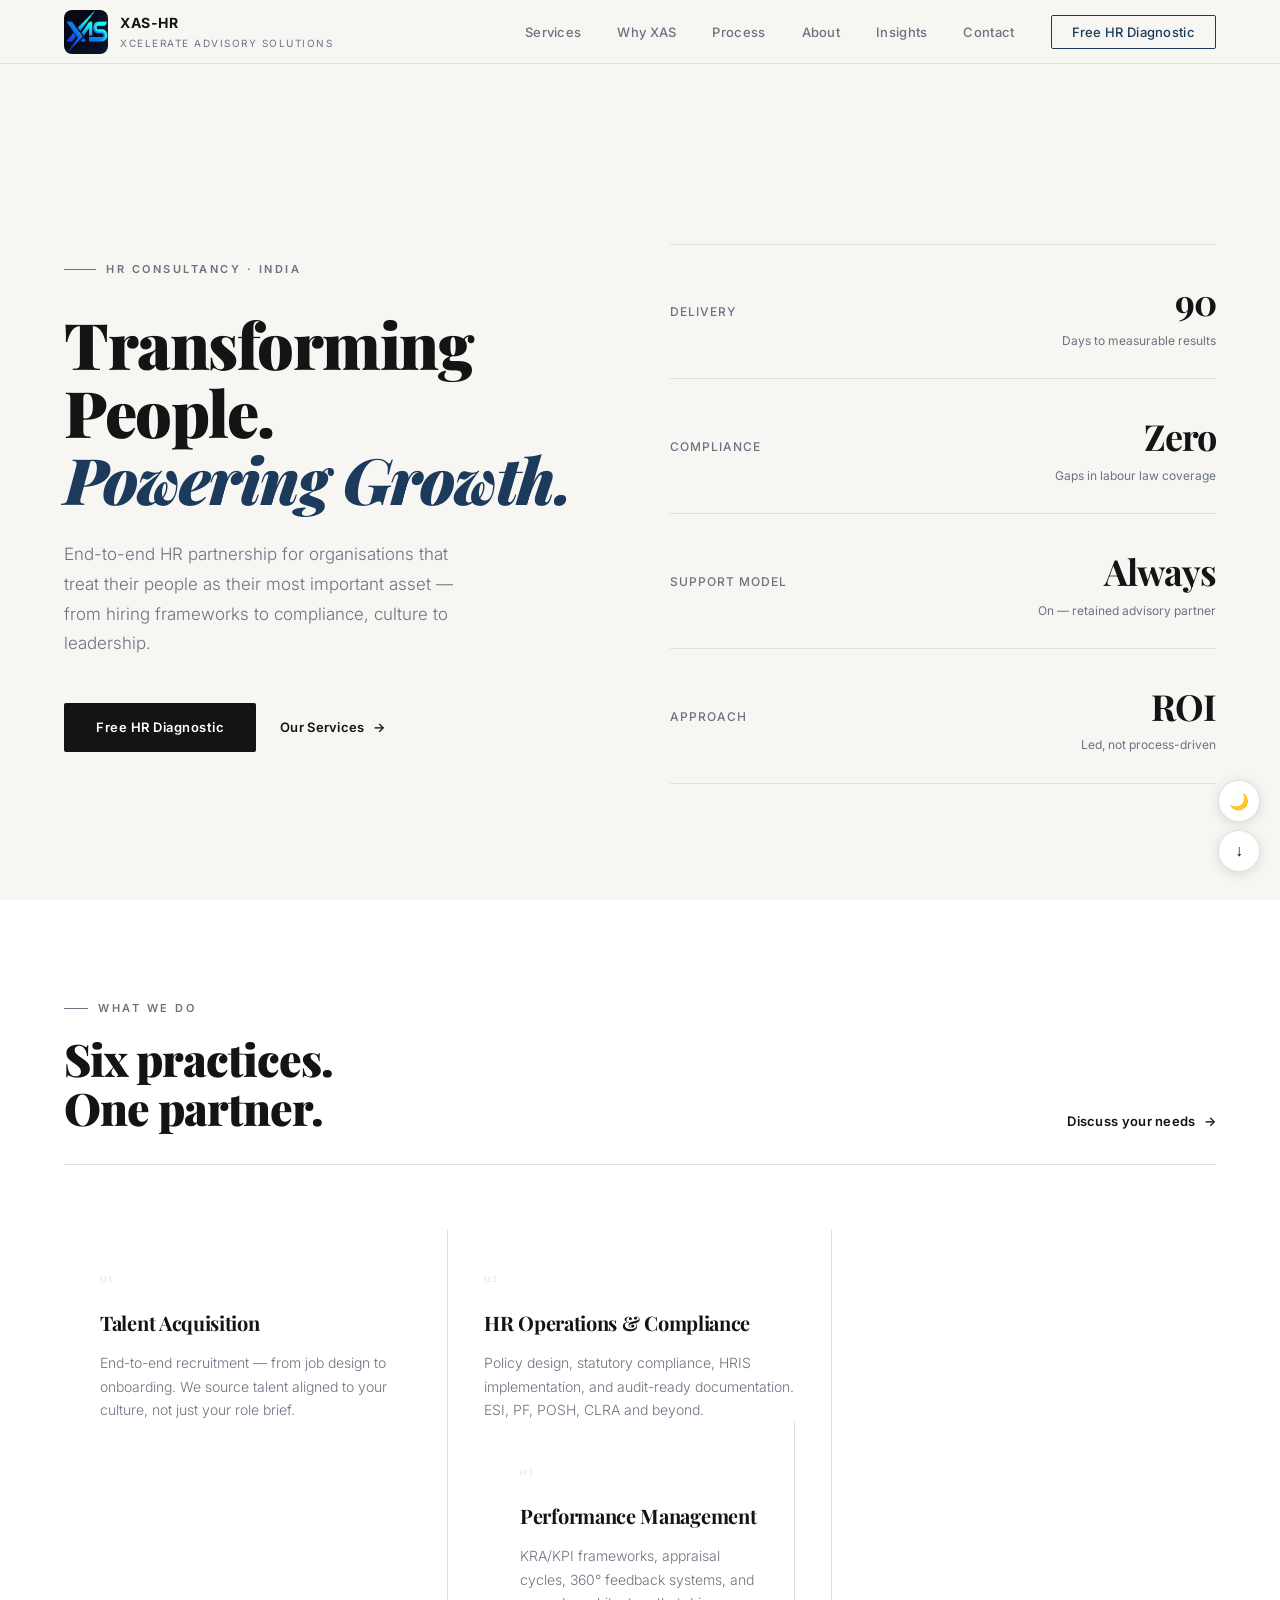
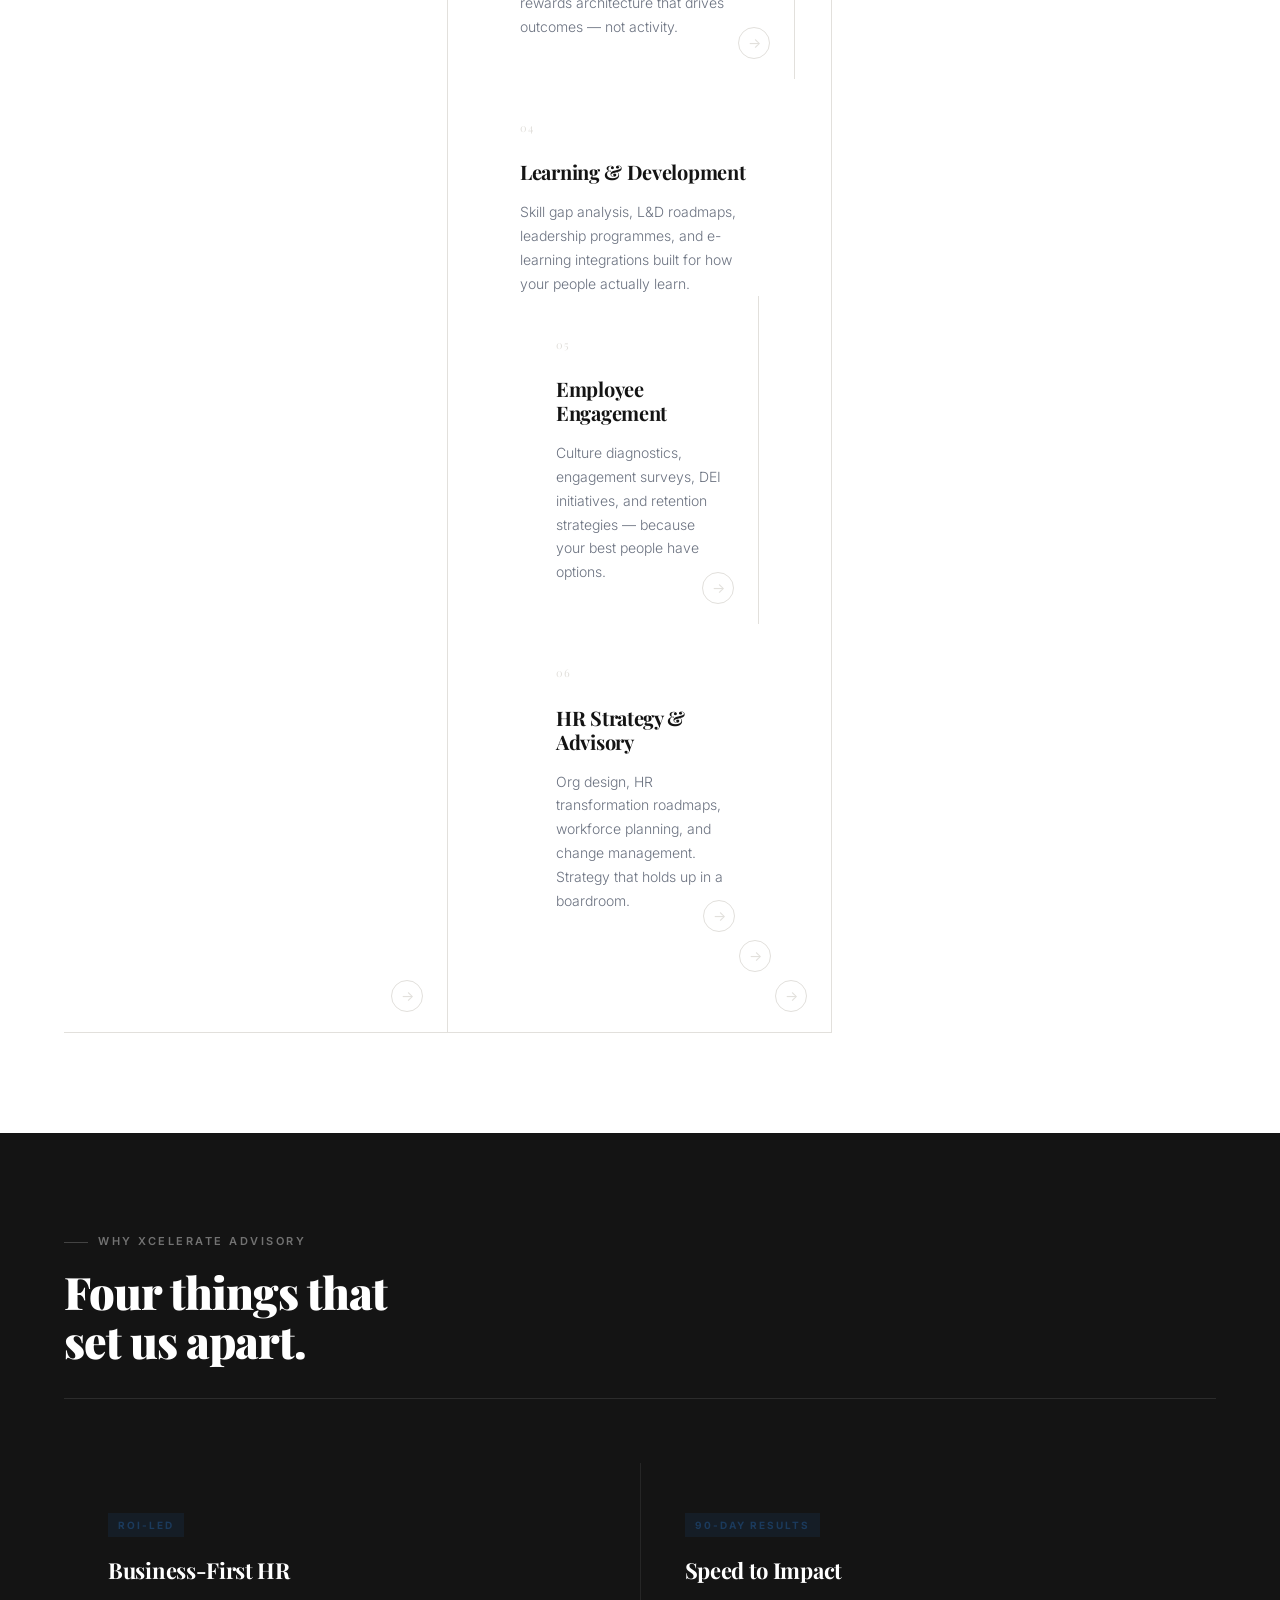
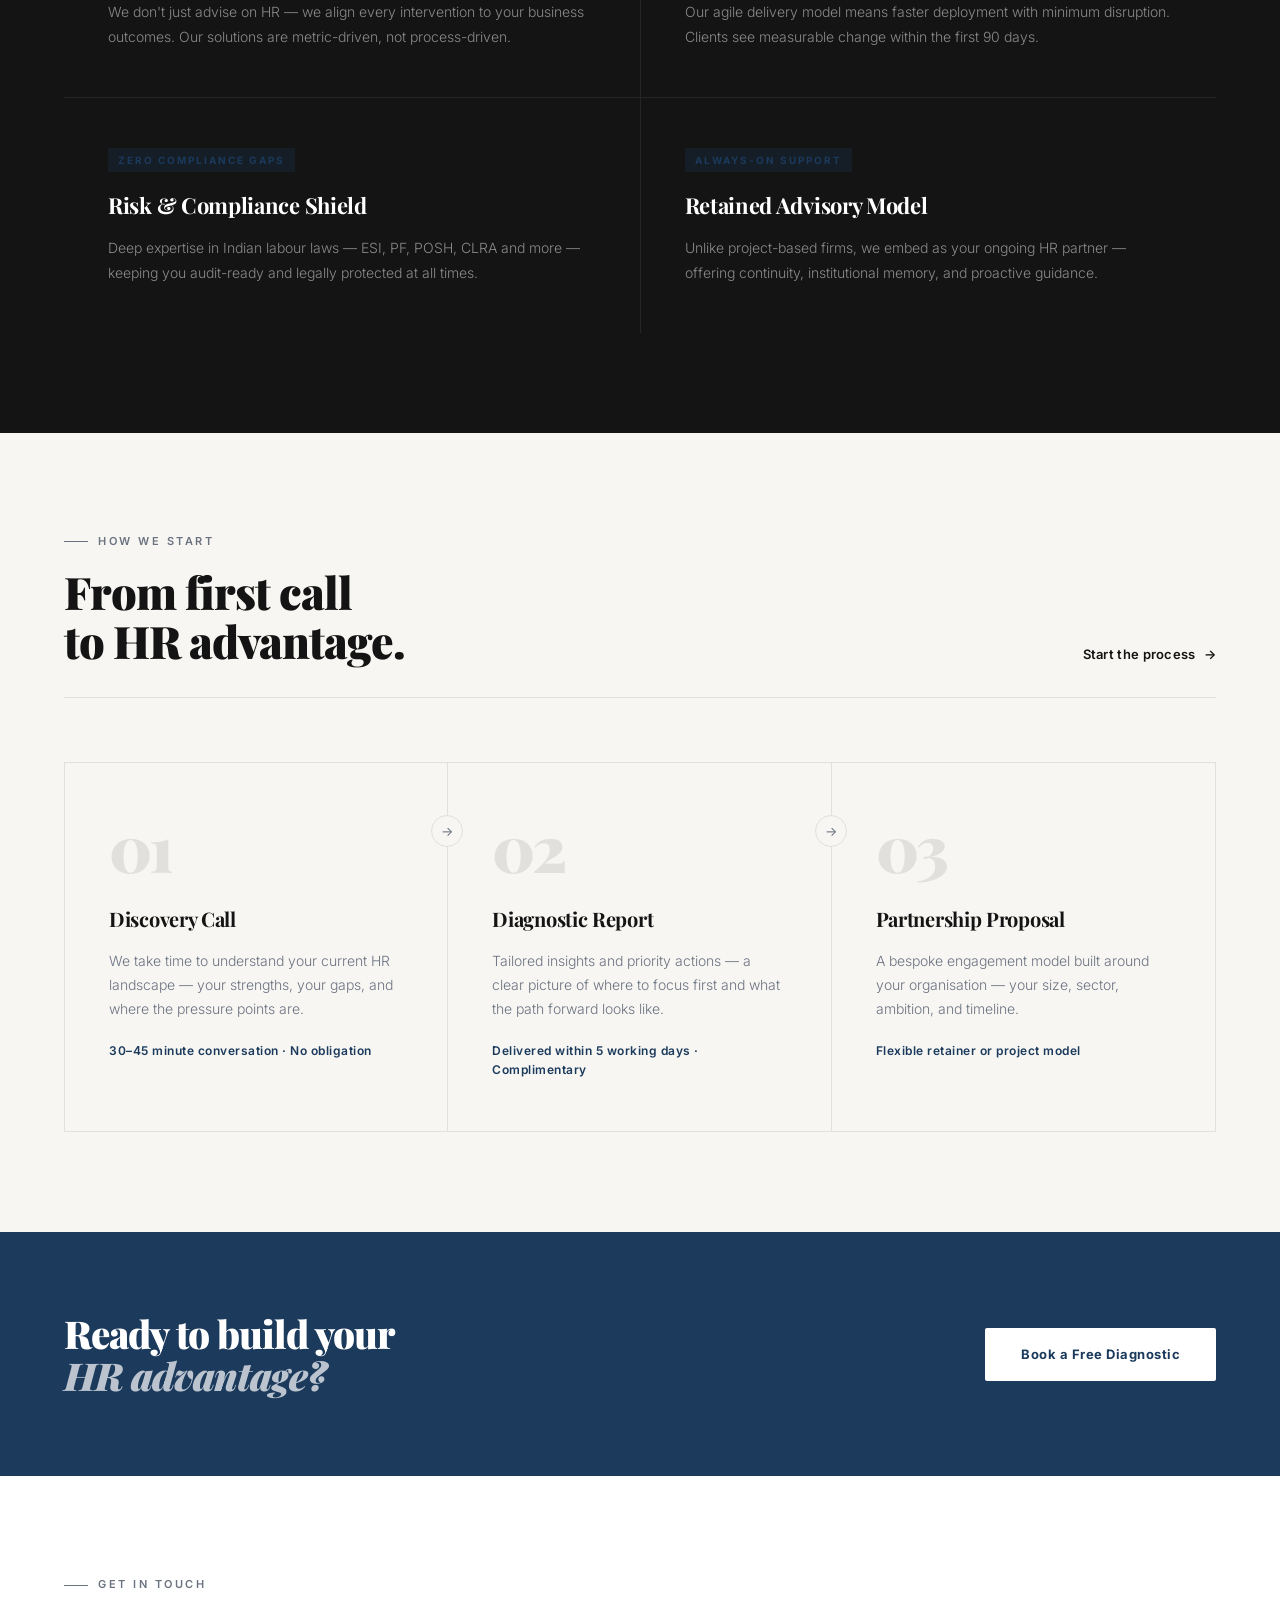
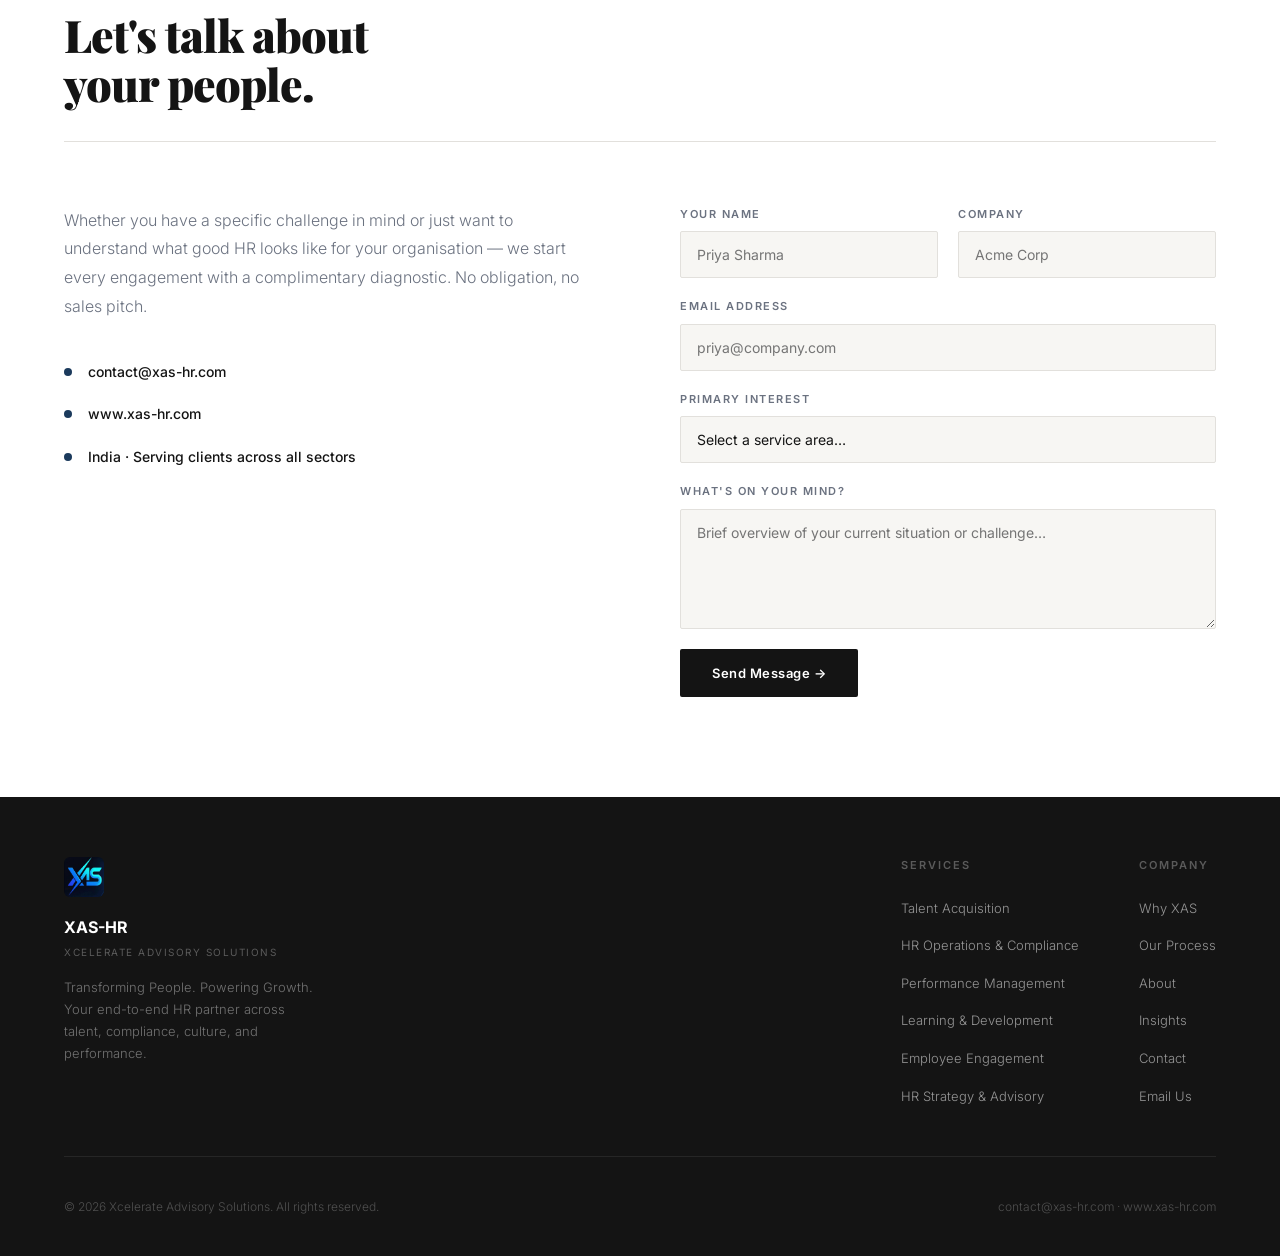
<file: index.html>
<!DOCTYPE html>
<html lang="en">
<head>
<meta charset="UTF-8" />
<meta name="viewport" content="width=device-width, initial-scale=1.0" />
<title>Xcelerate Advisory Solutions — HR Consultancy</title>
<meta name="description" content="End-to-end HR consultancy across talent, compliance, culture and performance. Transforming People. Powering Growth." />
<link rel="preconnect" href="https://fonts.googleapis.com">
<link rel="preconnect" href="https://fonts.gstatic.com" crossorigin>
<link href="https://fonts.googleapis.com/css2?family=Playfair+Display:ital,wght@0,700;0,900;1,400&family=Inter:wght@300;400;500;600;700&display=swap" rel="stylesheet">
<link rel="stylesheet" href="css/style.css" />
</head>
<body>

<!-- NAV -->
<nav>
  <a href="#" class="nav-logo">
    <img src="images/logo.jpg" alt="XAS-HR Logo" />
    <div>
      <span class="logo-name">XAS-HR</span>
      <span class="logo-sub">Xcelerate Advisory Solutions</span>
    </div>
  </a>
  <ul class="nav-links">
    <li><a href="#services">Services</a></li>
    <li><a href="#why">Why XAS</a></li>
    <li><a href="#process">Process</a></li>
    <li><a href="about.html">About</a></li>
    <li><a href="blog/index.html">Insights</a></li>
    <li><a href="#contact">Contact</a></li>
    <li><a href="#contact" class="nav-cta">Free HR Diagnostic</a></li>
  </ul>
  <button class="hamburger" aria-label="Menu">
    <span></span><span></span><span></span>
  </button>
</nav>

<!-- HERO -->
<section style="padding:0; background:var(--canvas);">
  <div class="hero">
    <div class="hero-left">
      <div class="hero-eyebrow">HR Consultancy · India</div>
      <h1 class="hero-headline">
        Transforming<br/>People.<br/><em>Powering Growth.</em>
      </h1>
      <p class="hero-sub">
        End-to-end HR partnership for organisations that treat their people as their most important asset — from hiring frameworks to compliance, culture to leadership.
      </p>
      <div class="hero-actions">
        <a href="#contact" class="btn-primary">Free HR Diagnostic</a>
        <a href="#services" class="btn-ghost">Our Services</a>
      </div>
    </div>
    <div class="hero-right">
      <div class="hero-stat-row">
        <span class="stat-label">Delivery</span>
        <div style="text-align:right">
          <div class="stat-value">90</div>
          <div class="stat-note">Days to measurable results</div>
        </div>
      </div>
      <div class="hero-stat-row">
        <span class="stat-label">Compliance</span>
        <div style="text-align:right">
          <div class="stat-value">Zero</div>
          <div class="stat-note">Gaps in labour law coverage</div>
        </div>
      </div>
      <div class="hero-stat-row">
        <span class="stat-label">Support Model</span>
        <div style="text-align:right">
          <div class="stat-value">Always</div>
          <div class="stat-note">On — retained advisory partner</div>
        </div>
      </div>
      <div class="hero-stat-row">
        <span class="stat-label">Approach</span>
        <div style="text-align:right">
          <div class="stat-value">ROI</div>
          <div class="stat-note">Led, not process-driven</div>
        </div>
      </div>
    </div>
  </div>
</section>

<!-- SERVICES -->
<section id="services">
  <div class="section-inner">
    <div class="section-header">
      <div>
        <div class="section-eyebrow">What We Do</div>
        <h2 class="section-title">Six practices.<br/>One partner.</h2>
      </div>
      <a href="#contact" class="btn-ghost">Discuss your needs</a>
    </div>
    <div class="services-grid">
      <a href="services/talent-acquisition.html" class="service-card" style="text-decoration:none;display:block;">
        <div class="service-index">01</div>
        <h3 class="service-title">Talent Acquisition</h3>
        <p class="service-desc">End-to-end recruitment — from job design to onboarding. We source talent aligned to your culture, not just your role brief.</p>
        <div class="service-corner">→</div>
      </a>
      <div class="service-card">
        <div class="service-index">02</div>
        <h3 class="service-title">HR Operations & Compliance</h3>
        <p class="service-desc">Policy design, statutory compliance, HRIS implementation, and audit-ready documentation. ESI, PF, POSH, CLRA and beyond.</p>
        <div class="service-corner">→</div>
      </a>
      <a href="services/performance-management.html" class="service-card" style="text-decoration:none;display:block;">
        <div class="service-index">03</div>
        <h3 class="service-title">Performance Management</h3>
        <p class="service-desc">KRA/KPI frameworks, appraisal cycles, 360° feedback systems, and rewards architecture that drives outcomes — not activity.</p>
        <div class="service-corner">→</div>
      </a>
      <div class="service-card">
        <div class="service-index">04</div>
        <h3 class="service-title">Learning & Development</h3>
        <p class="service-desc">Skill gap analysis, L&D roadmaps, leadership programmes, and e-learning integrations built for how your people actually learn.</p>
        <div class="service-corner">→</div>
      </a>
      <a href="services/employee-engagement.html" class="service-card" style="text-decoration:none;display:block;">
        <div class="service-index">05</div>
        <h3 class="service-title">Employee Engagement</h3>
        <p class="service-desc">Culture diagnostics, engagement surveys, DEI initiatives, and retention strategies — because your best people have options.</p>
        <div class="service-corner">→</div>
      </a>
      <div class="service-card">
        <div class="service-index">06</div>
        <h3 class="service-title">HR Strategy & Advisory</h3>
        <p class="service-desc">Org design, HR transformation roadmaps, workforce planning, and change management. Strategy that holds up in a boardroom.</p>
        <div class="service-corner">→</div>
      </a>
    </div>
  </div>
</section>

<!-- WHY XAS -->
<section id="why">
  <div class="section-inner">
    <div class="section-header">
      <div>
        <div class="section-eyebrow">Why Xcelerate Advisory</div>
        <h2 class="section-title">Four things that<br/>set us apart.</h2>
      </div>
    </div>
    <div class="why-grid">
      <div class="why-card">
        <div class="why-tag">ROI-Led</div>
        <h3 class="why-title">Business-First HR</h3>
        <p class="why-desc">We don't just advise on HR — we align every intervention to your business outcomes. Our solutions are metric-driven, not process-driven.</p>
      </div>
      <div class="why-card">
        <div class="why-tag">90-Day Results</div>
        <h3 class="why-title">Speed to Impact</h3>
        <p class="why-desc">Our agile delivery model means faster deployment with minimum disruption. Clients see measurable change within the first 90 days.</p>
      </div>
      <div class="why-card">
        <div class="why-tag">Zero Compliance Gaps</div>
        <h3 class="why-title">Risk & Compliance Shield</h3>
        <p class="why-desc">Deep expertise in Indian labour laws — ESI, PF, POSH, CLRA and more — keeping you audit-ready and legally protected at all times.</p>
      </div>
      <div class="why-card">
        <div class="why-tag">Always-On Support</div>
        <h3 class="why-title">Retained Advisory Model</h3>
        <p class="why-desc">Unlike project-based firms, we embed as your ongoing HR partner — offering continuity, institutional memory, and proactive guidance.</p>
      </div>
    </div>
  </div>
</section>

<!-- PROCESS -->
<section id="process">
  <div class="section-inner">
    <div class="section-header">
      <div>
        <div class="section-eyebrow">How We Start</div>
        <h2 class="section-title">From first call<br/>to HR advantage.</h2>
      </div>
      <a href="#contact" class="btn-ghost">Start the process</a>
    </div>
    <div class="process-steps">
      <div class="process-step">
        <div class="process-num">01</div>
        <h3 class="process-title">Discovery Call</h3>
        <p class="process-desc">We take time to understand your current HR landscape — your strengths, your gaps, and where the pressure points are.</p>
        <div class="process-detail">30–45 minute conversation · No obligation</div>
        <div class="process-arrow">→</div>
      </div>
      <div class="process-step">
        <div class="process-num">02</div>
        <h3 class="process-title">Diagnostic Report</h3>
        <p class="process-desc">Tailored insights and priority actions — a clear picture of where to focus first and what the path forward looks like.</p>
        <div class="process-detail">Delivered within 5 working days · Complimentary</div>
        <div class="process-arrow">→</div>
      </div>
      <div class="process-step">
        <div class="process-num">03</div>
        <h3 class="process-title">Partnership Proposal</h3>
        <p class="process-desc">A bespoke engagement model built around your organisation — your size, sector, ambition, and timeline.</p>
        <div class="process-detail">Flexible retainer or project model</div>
      </div>
    </div>
  </div>
</section>

<!-- CTA BAND -->
<div class="cta-band">
  <div class="cta-band-inner">
    <h2 class="cta-headline">Ready to build your<br/><em>HR advantage?</em></h2>
    <a href="#contact" class="btn-white">Book a Free Diagnostic</a>
  </div>
</div>

<!-- CONTACT -->
<section id="contact">
  <div class="section-inner">
    <div class="section-header">
      <div>
        <div class="section-eyebrow">Get In Touch</div>
        <h2 class="section-title">Let's talk about<br/>your people.</h2>
      </div>
    </div>
    <div class="contact-grid">
      <div class="contact-left">
        <p>Whether you have a specific challenge in mind or just want to understand what good HR looks like for your organisation — we start every engagement with a complimentary diagnostic. No obligation, no sales pitch.</p>
        <div class="contact-detail">
          <div class="contact-dot"></div>
          <a href="mailto:contact@xas-hr.com">contact@xas-hr.com</a>
        </div>
        <div class="contact-detail">
          <div class="contact-dot"></div>
          <a href="https://www.xas-hr.com">www.xas-hr.com</a>
        </div>
        <div class="contact-detail">
          <div class="contact-dot"></div>
          <span>India · Serving clients across all sectors</span>
        </div>
      </div>
      <form class="contact-form" id="contact-form">
        <div class="form-row">
          <div class="form-group">
            <label for="name">Your Name</label>
            <input type="text" id="name" name="name" placeholder="Priya Sharma" required />
          </div>
          <div class="form-group">
            <label for="company">Company</label>
            <input type="text" id="company" name="company" placeholder="Acme Corp" />
          </div>
        </div>
        <div class="form-group">
          <label for="email">Email Address</label>
          <input type="email" id="email" name="email" placeholder="priya@company.com" required />
        </div>
        <div class="form-group">
          <label for="service">Primary Interest</label>
          <select id="service" name="service">
            <option value="">Select a service area…</option>
            <option>Talent Acquisition</option>
            <option>HR Operations & Compliance</option>
            <option>Performance Management</option>
            <option>Learning & Development</option>
            <option>Employee Engagement</option>
            <option>HR Strategy & Advisory</option>
            <option>Not sure yet — want a diagnostic</option>
          </select>
        </div>
        <div class="form-group">
          <label for="message">What's on your mind?</label>
          <textarea id="message" name="message" placeholder="Brief overview of your current situation or challenge…"></textarea>
        </div>
        <button type="submit" class="form-submit">Send Message →</button>
      </form>
    </div>
  </div>
</section>

<!-- FOOTER -->
<footer>
  <div class="footer-inner">
    <div class="footer-top">
      <div class="footer-brand">
        <img src="images/logo.jpg" alt="XAS-HR" style="width:40px;height:40px;border-radius:6px;margin-bottom:10px;" />
        <span class="footer-logo-name">XAS-HR</span>
        <span class="footer-logo-sub">Xcelerate Advisory Solutions</span>
        <p>Transforming People. Powering Growth. Your end-to-end HR partner across talent, compliance, culture, and performance.</p>
      </div>
      <div class="footer-links">
        <div class="footer-col">
          <h4>Services</h4>
          <ul>
            <li><a href="#services">Talent Acquisition</a></li>
            <li><a href="#services">HR Operations & Compliance</a></li>
            <li><a href="#services">Performance Management</a></li>
            <li><a href="#services">Learning & Development</a></li>
            <li><a href="#services">Employee Engagement</a></li>
            <li><a href="#services">HR Strategy & Advisory</a></li>
          </ul>
        </div>
        <div class="footer-col">
          <h4>Company</h4>
          <ul>
            <li><a href="#why">Why XAS</a></li>
            <li><a href="#process">Our Process</a></li>
            <li><a href="about.html">About</a></li>
    <li><a href="blog/index.html">Insights</a></li>
    <li><a href="#contact">Contact</a></li>
            <li><a href="mailto:contact@xas-hr.com">Email Us</a></li>
          </ul>
        </div>
      </div>
    </div>
    <div class="footer-bottom">
      <p>© 2026 Xcelerate Advisory Solutions. All rights reserved.</p>
      <p>contact@xas-hr.com · www.xas-hr.com</p>
    </div>
  </div>
</footer>

<script src="js/main.js"></script>
</body>
</html>
</file>
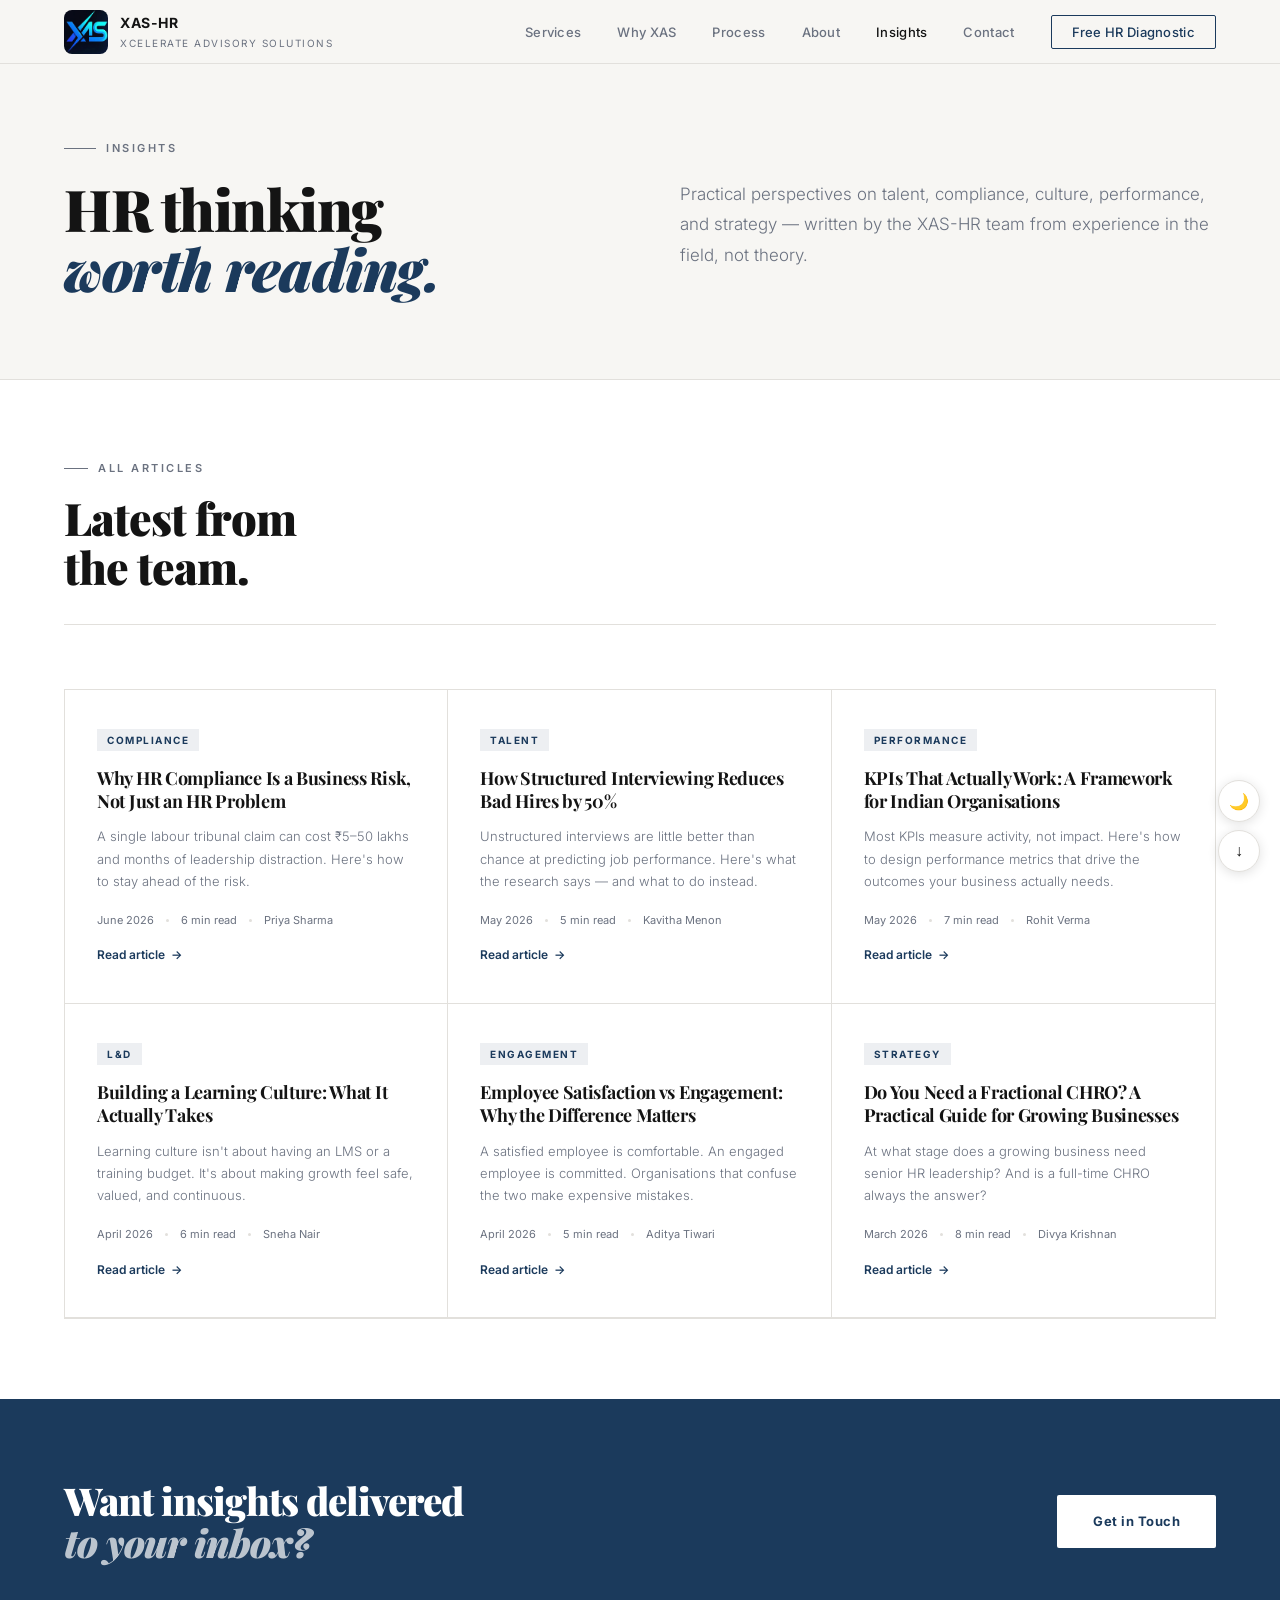
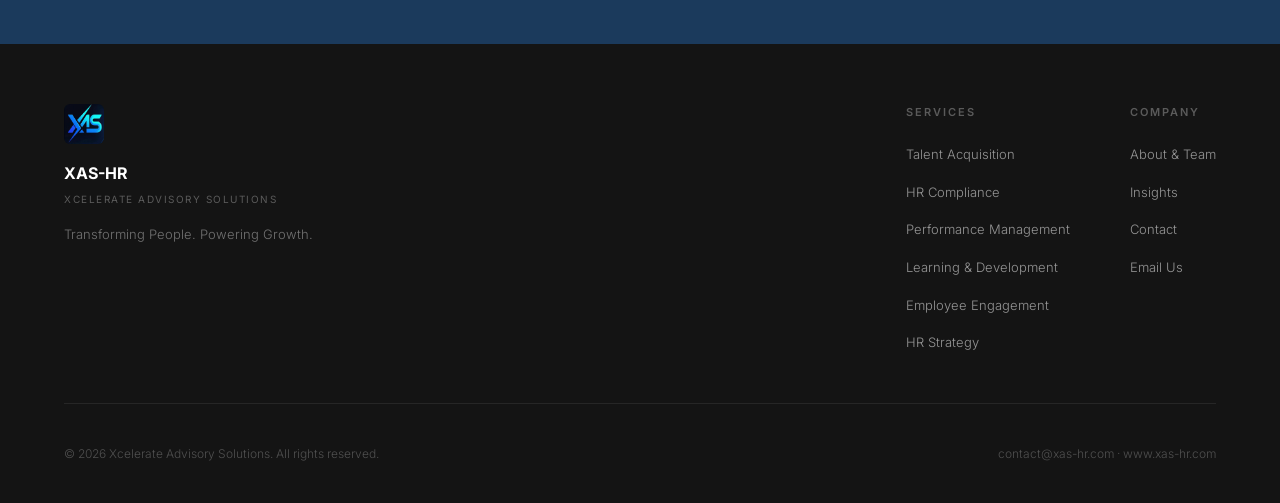
<file: blog/index.html>
<!DOCTYPE html>
<html lang="en">
<head>
<meta charset="UTF-8"/>
<meta name="viewport" content="width=device-width,initial-scale=1.0"/>
<title>Insights — XAS-HR Insights</title>
<meta name="description" content="HR insights, practical guides, and expert perspectives from the XAS-HR team."/>
<link rel="preconnect" href="https://fonts.googleapis.com">
<link rel="preconnect" href="https://fonts.gstatic.com" crossorigin>
<link href="https://fonts.googleapis.com/css2?family=Playfair+Display:ital,wght@0,700;0,900;1,400&family=Inter:wght@300;400;500;600;700&display=swap" rel="stylesheet">
<link rel="stylesheet" href="../css/style.css"/>
<link rel="stylesheet" href="../css/pages.css"/>
</head>
<body>
<nav>
  <a href="../index.html" class="nav-logo">
    <img src="../images/logo.jpg" alt="XAS-HR Logo" />
    <div><span class="logo-name">XAS-HR</span><span class="logo-sub">Xcelerate Advisory Solutions</span></div>
  </a>
  <ul class="nav-links">
    <li><a href="../index.html#services">Services</a></li>
    <li><a href="../index.html#why">Why XAS</a></li>
    <li><a href="../index.html#process">Process</a></li>
    <li><a href="../about.html">About</a></li>
    <li><a href="index.html" style="color:var(--ink)">Insights</a></li>
    <li><a href="../index.html#contact">Contact</a></li>
    <li><a href="../index.html#contact" class="nav-cta">Free HR Diagnostic</a></li>
  </ul>
  <button class="hamburger" aria-label="Menu"><span></span><span></span><span></span></button>
</nav>

<div class="page-hero" style="padding:140px 5vw 80px;">
  <div class="page-hero-inner">
    <div>
      <div class="page-eyebrow">Insights</div>
      <h1 class="page-title">HR thinking<br/><em>worth reading.</em></h1>
    </div>
    <div class="page-hero-right">
      <p>Practical perspectives on talent, compliance, culture, performance, and strategy — written by the XAS-HR team from experience in the field, not theory.</p>
    </div>
  </div>
</div>

<section style="background:var(--white);padding:80px 5vw;">
  <div class="section-inner">
    <div class="section-header">
      <div>
        <div class="section-eyebrow">All Articles</div>
        <h2 class="section-title">Latest from<br/>the team.</h2>
      </div>
    </div>
    <div class="blog-grid">
      <a href="why-hr-compliance-is-business-critical.html" class="blog-card">
        <div class="blog-tag">Compliance</div>
        <h2 class="blog-card-title">Why HR Compliance Is a Business Risk, Not Just an HR Problem</h2>
        <p class="blog-card-excerpt">A single labour tribunal claim can cost ₹5–50 lakhs and months of leadership distraction. Here's how to stay ahead of the risk.</p>
        <div class="blog-meta">
          <span>June 2026</span>
          <div class="blog-meta-dot"></div>
          <span>6 min read</span>
          <div class="blog-meta-dot"></div>
          <span>Priya Sharma</span>
        </div>
        <div class="blog-read-more">Read article</div>
      </a><a href="structured-hiring-reduce-bad-hires.html" class="blog-card">
        <div class="blog-tag">Talent</div>
        <h2 class="blog-card-title">How Structured Interviewing Reduces Bad Hires by 50%</h2>
        <p class="blog-card-excerpt">Unstructured interviews are little better than chance at predicting job performance. Here's what the research says — and what to do instead.</p>
        <div class="blog-meta">
          <span>May 2026</span>
          <div class="blog-meta-dot"></div>
          <span>5 min read</span>
          <div class="blog-meta-dot"></div>
          <span>Kavitha Menon</span>
        </div>
        <div class="blog-read-more">Read article</div>
      </a><a href="kpis-that-actually-work.html" class="blog-card">
        <div class="blog-tag">Performance</div>
        <h2 class="blog-card-title">KPIs That Actually Work: A Framework for Indian Organisations</h2>
        <p class="blog-card-excerpt">Most KPIs measure activity, not impact. Here's how to design performance metrics that drive the outcomes your business actually needs.</p>
        <div class="blog-meta">
          <span>May 2026</span>
          <div class="blog-meta-dot"></div>
          <span>7 min read</span>
          <div class="blog-meta-dot"></div>
          <span>Rohit Verma</span>
        </div>
        <div class="blog-read-more">Read article</div>
      </a><a href="building-ld-culture.html" class="blog-card">
        <div class="blog-tag">L&D</div>
        <h2 class="blog-card-title">Building a Learning Culture: What It Actually Takes</h2>
        <p class="blog-card-excerpt">Learning culture isn't about having an LMS or a training budget. It's about making growth feel safe, valued, and continuous.</p>
        <div class="blog-meta">
          <span>April 2026</span>
          <div class="blog-meta-dot"></div>
          <span>6 min read</span>
          <div class="blog-meta-dot"></div>
          <span>Sneha Nair</span>
        </div>
        <div class="blog-read-more">Read article</div>
      </a><a href="engagement-vs-satisfaction.html" class="blog-card">
        <div class="blog-tag">Engagement</div>
        <h2 class="blog-card-title">Employee Satisfaction vs Engagement: Why the Difference Matters</h2>
        <p class="blog-card-excerpt">A satisfied employee is comfortable. An engaged employee is committed. Organisations that confuse the two make expensive mistakes.</p>
        <div class="blog-meta">
          <span>April 2026</span>
          <div class="blog-meta-dot"></div>
          <span>5 min read</span>
          <div class="blog-meta-dot"></div>
          <span>Aditya Tiwari</span>
        </div>
        <div class="blog-read-more">Read article</div>
      </a><a href="fractional-chro-guide.html" class="blog-card">
        <div class="blog-tag">Strategy</div>
        <h2 class="blog-card-title">Do You Need a Fractional CHRO? A Practical Guide for Growing Businesses</h2>
        <p class="blog-card-excerpt">At what stage does a growing business need senior HR leadership? And is a full-time CHRO always the answer?</p>
        <div class="blog-meta">
          <span>March 2026</span>
          <div class="blog-meta-dot"></div>
          <span>8 min read</span>
          <div class="blog-meta-dot"></div>
          <span>Divya Krishnan</span>
        </div>
        <div class="blog-read-more">Read article</div>
      </a>
    </div>
  </div>
</section>

<div class="cta-band">
  <div class="cta-band-inner">
    <h2 class="cta-headline">Want insights delivered<br/><em>to your inbox?</em></h2>
    <a href="../index.html#contact" class="btn-white">Get in Touch</a>
  </div>
</div>

<footer>
  <div class="footer-inner">
    <div class="footer-top">
      <div class="footer-brand">
        <img src="../images/logo.jpg" alt="XAS-HR" style="width:40px;height:40px;border-radius:6px;margin-bottom:10px;" />
        <span class="footer-logo-name">XAS-HR</span>
        <span class="footer-logo-sub">Xcelerate Advisory Solutions</span>
        <p>Transforming People. Powering Growth.</p>
      </div>
      <div class="footer-links">
        <div class="footer-col">
          <h4>Services</h4>
          <ul>
            <li><a href="../services/talent-acquisition.html">Talent Acquisition</a></li>
            <li><a href="../services/hr-compliance.html">HR Compliance</a></li>
            <li><a href="../services/performance-management.html">Performance Management</a></li>
            <li><a href="../services/learning-development.html">Learning &amp; Development</a></li>
            <li><a href="../services/employee-engagement.html">Employee Engagement</a></li>
            <li><a href="../services/hr-strategy.html">HR Strategy</a></li>
          </ul>
        </div>
        <div class="footer-col">
          <h4>Company</h4>
          <ul>
            <li><a href="../about.html">About &amp; Team</a></li>
            <li><a href="index.html">Insights</a></li>
            <li><a href="../index.html#contact">Contact</a></li>
            <li><a href="mailto:contact@xas-hr.com">Email Us</a></li>
          </ul>
        </div>
      </div>
    </div>
    <div class="footer-bottom">
      <p>&copy; 2026 Xcelerate Advisory Solutions. All rights reserved.</p>
      <p>contact@xas-hr.com &middot; www.xas-hr.com</p>
    </div>
  </div>
</footer>
<script src="../js/main.js"></script>
</body></html>
</file>
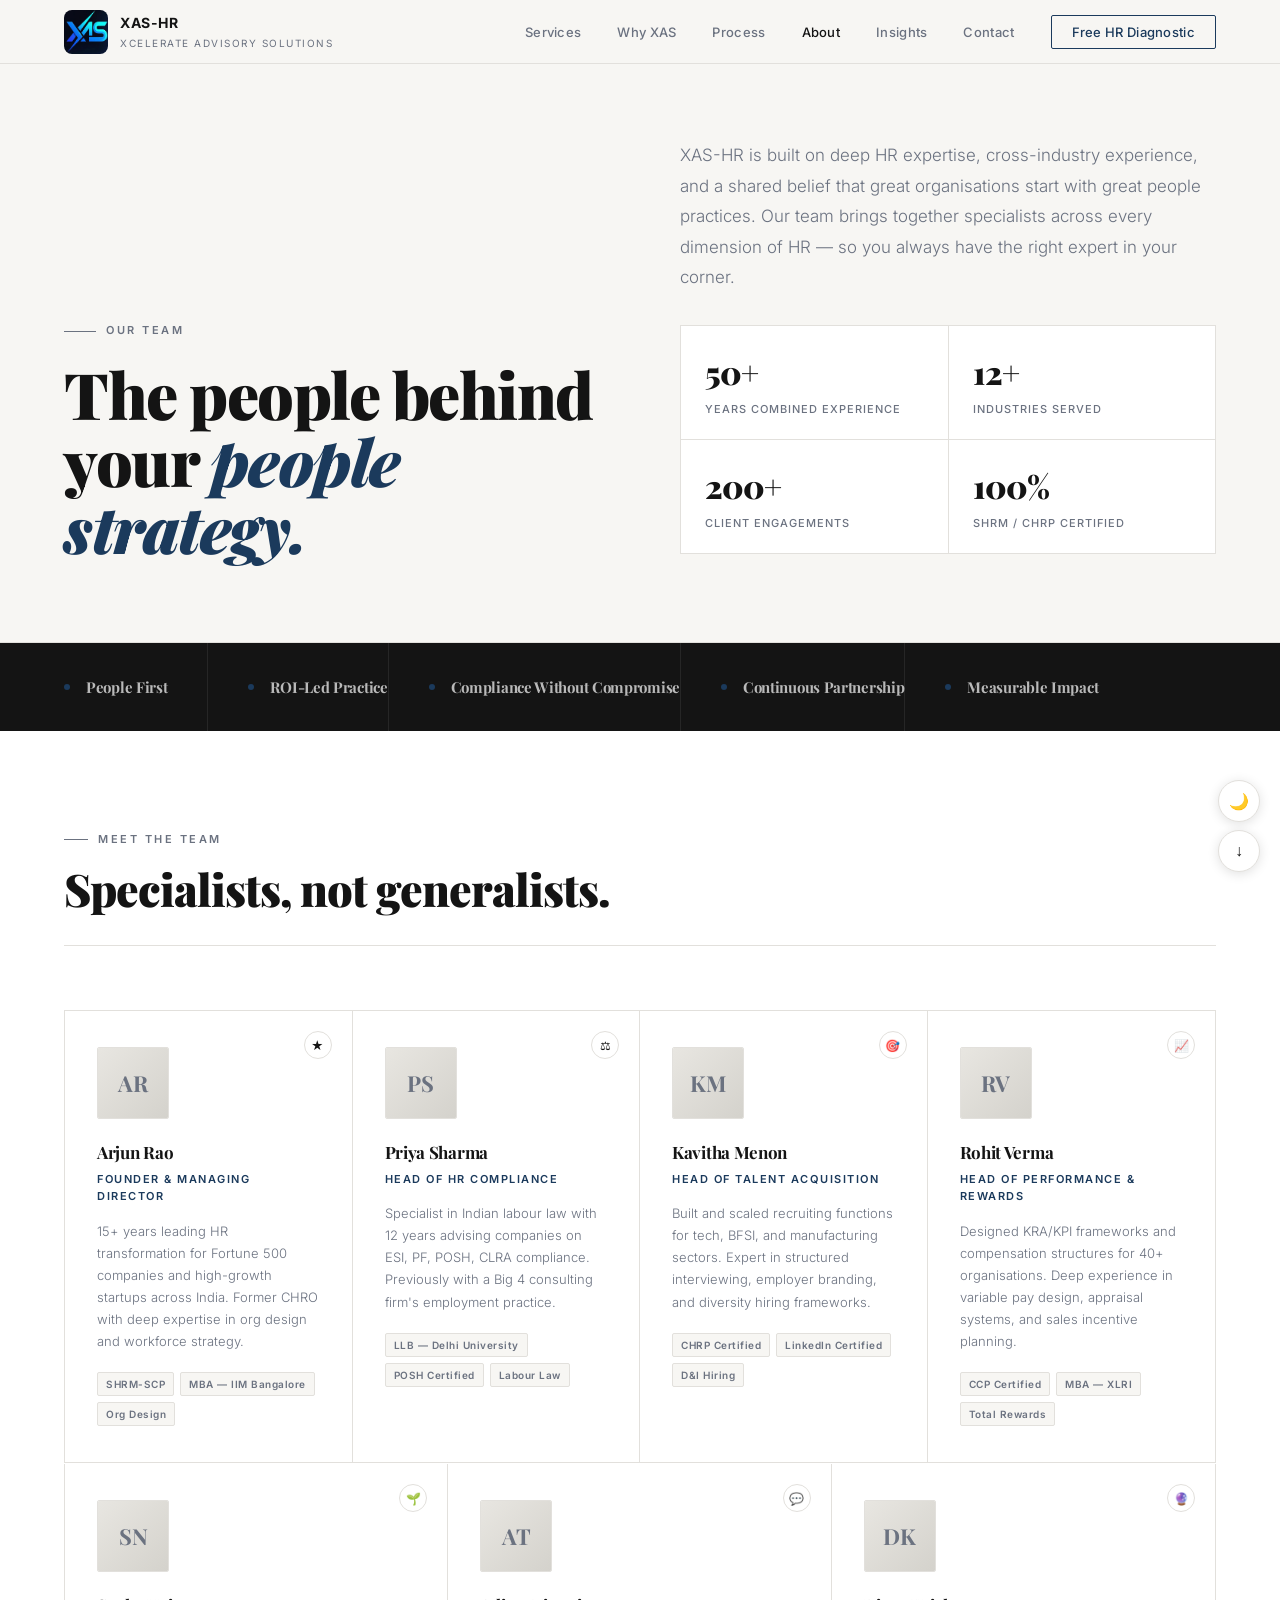
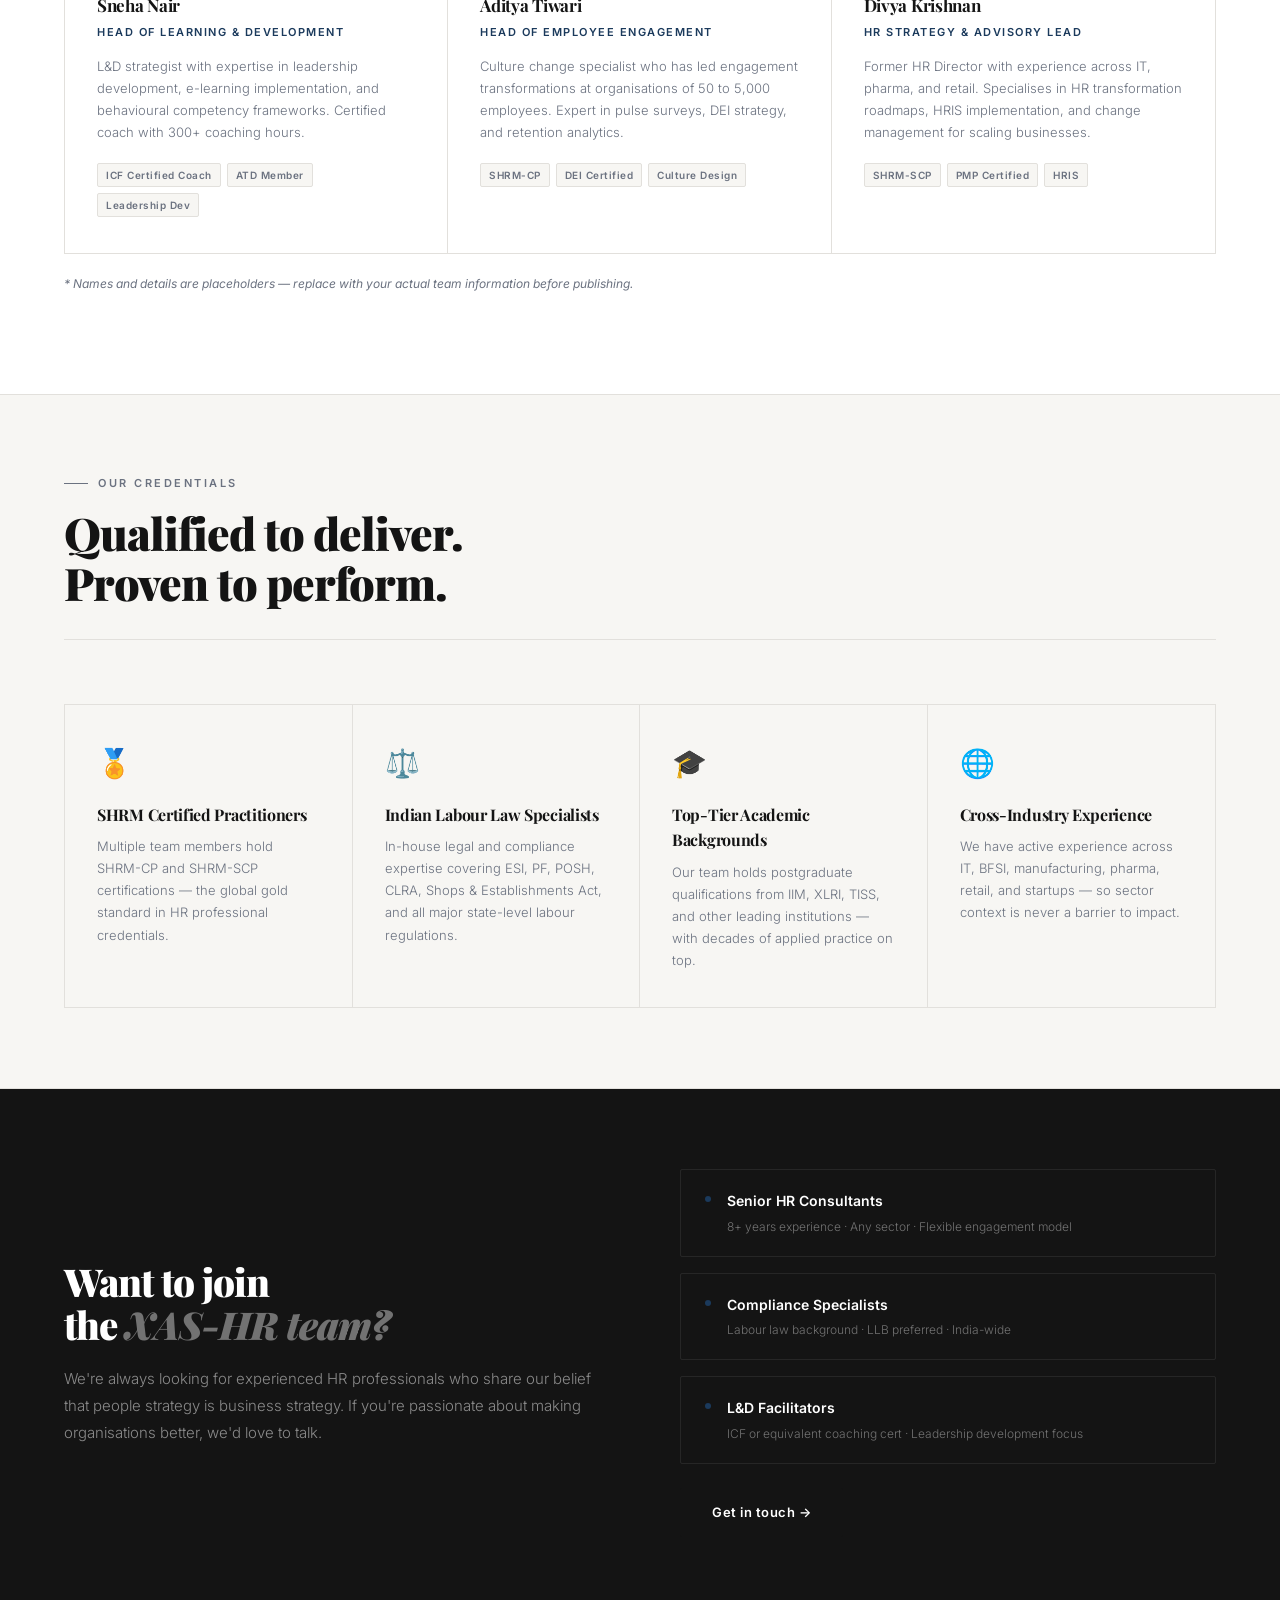
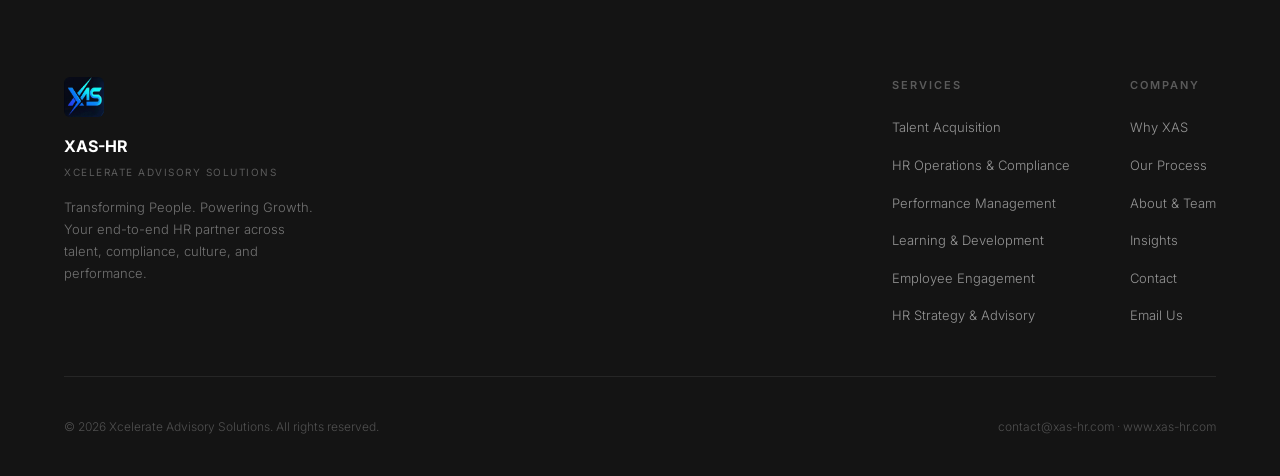
<file: about.html>
<!DOCTYPE html>
<html lang="en">
<head>
<meta charset="UTF-8" />
<meta name="viewport" content="width=device-width, initial-scale=1.0" />
<title>Our Team — XAS-HR | Xcelerate Advisory Solutions</title>
<meta name="description" content="Meet the XAS-HR team — experienced HR professionals driving people transformation across India." />
<link rel="preconnect" href="https://fonts.googleapis.com">
<link rel="preconnect" href="https://fonts.gstatic.com" crossorigin>
<link href="https://fonts.googleapis.com/css2?family=Playfair+Display:ital,wght@0,700;0,900;1,400&family=Inter:wght@300;400;500;600;700&display=swap" rel="stylesheet">
<link rel="stylesheet" href="css/style.css" />
<style>
  /* ── ABOUT PAGE SPECIFIC STYLES ── */

  .page-hero {
    padding: 140px 5vw 80px;
    background: var(--canvas);
    border-bottom: 1px solid var(--rule);
  }
  .page-hero-inner {
    max-width: 1280px; margin: 0 auto;
    display: grid; grid-template-columns: 1fr 1fr;
    gap: 80px; align-items: end;
  }
  .page-hero-eyebrow {
    font-size: 11px; font-weight: 600; letter-spacing: 2.5px;
    text-transform: uppercase; color: var(--mid);
    display: flex; align-items: center; gap: 10px;
    margin-bottom: 20px;
  }
  .page-hero-eyebrow::before { content:''; display:block; width:32px; height:1px; background:var(--mid); }
  .page-hero-title {
    font-family: 'Playfair Display', serif;
    font-size: clamp(40px, 5vw, 64px);
    font-weight: 900; line-height: 1.05;
    letter-spacing: -1.5px; color: var(--ink);
  }
  .page-hero-title em { font-style: italic; color: var(--accent); }
  .page-hero-right {
    padding-bottom: 8px;
  }
  .page-hero-right p {
    font-size: 17px; font-weight: 300; color: var(--mid);
    line-height: 1.8; margin-bottom: 32px;
  }
  .page-hero-stats {
    display: grid; grid-template-columns: 1fr 1fr;
    gap: 1px; background: var(--rule);
    border: 1px solid var(--rule);
  }
  .page-stat {
    background: var(--white);
    padding: 20px 24px;
  }
  .page-stat-value {
    font-family: 'Playfair Display', serif;
    font-size: 32px; font-weight: 900;
    color: var(--ink); letter-spacing: -1px;
    margin-bottom: 4px;
  }
  .page-stat-label {
    font-size: 11px; font-weight: 500;
    letter-spacing: 1px; text-transform: uppercase;
    color: var(--mid);
  }

  /* ── VALUES STRIP ── */
  .values-strip {
    background: var(--ink);
    padding: 0 5vw;
    overflow-x: auto;
  }
  .values-strip-inner {
    max-width: 1280px; margin: 0 auto;
    display: flex;
  }
  .value-item {
    padding: 32px 40px 32px 0;
    border-right: 1px solid rgba(255,255,255,0.08);
    flex-shrink: 0;
    display: flex; align-items: center; gap: 16px;
  }
  .value-item:last-child { border-right: none; padding-right: 0; }
  .value-item:first-child { padding-left: 0; }
  .value-dot {
    width: 6px; height: 6px; border-radius: 50%;
    background: var(--accent); flex-shrink: 0;
  }
  .value-text {
    font-family: 'Playfair Display', serif;
    font-size: 15px; font-weight: 700;
    color: rgba(255,255,255,0.7); white-space: nowrap;
    letter-spacing: -0.3px;
  }
  .value-sep { padding: 0 0 0 40px; }

  /* ── TEAM SECTION ── */
  .team-section { background: var(--white); padding: 100px 5vw; }
  .team-inner { max-width: 1280px; margin: 0 auto; }

  .team-grid {
    display: grid;
    grid-template-columns: repeat(4, 1fr);
    gap: 0;
    border: 1px solid var(--rule);
    margin-bottom: 1px;
  }
  .team-grid-lower {
    display: grid;
    grid-template-columns: repeat(3, 1fr);
    border: 1px solid var(--rule);
    border-top: none;
  }

  .team-card {
    border-right: 1px solid var(--rule);
    padding: 36px 32px;
    position: relative;
    transition: background 0.2s;
  }
  .team-card:last-child { border-right: none; }
  .team-card:hover { background: var(--canvas); }

  .team-photo {
    width: 72px; height: 72px;
    border-radius: 2px;
    background: var(--canvas);
    border: 1px solid var(--rule);
    margin-bottom: 20px;
    display: flex; align-items: center; justify-content: center;
    font-size: 28px;
    color: var(--rule);
    overflow: hidden;
    position: relative;
  }
  .team-photo img {
    width: 100%; height: 100%;
    object-fit: cover;
  }
  .team-photo-placeholder {
    display: flex; flex-direction: column;
    align-items: center; justify-content: center;
    width: 100%; height: 100%;
    background: linear-gradient(135deg, #e8e6e1 0%, #d4d2cc 100%);
  }
  .team-photo-initials {
    font-family: 'Playfair Display', serif;
    font-size: 22px; font-weight: 700;
    color: var(--mid); line-height: 1;
  }

  .team-name {
    font-family: 'Playfair Display', serif;
    font-size: 17px; font-weight: 700;
    color: var(--ink); letter-spacing: -0.3px;
    margin-bottom: 4px;
  }
  .team-role {
    font-size: 11px; font-weight: 600;
    letter-spacing: 1.5px; text-transform: uppercase;
    color: var(--accent); margin-bottom: 14px;
  }
  .team-bio {
    font-size: 13px; color: var(--mid);
    line-height: 1.7; font-weight: 300;
    margin-bottom: 20px;
  }
  .team-credentials {
    display: flex; flex-wrap: wrap; gap: 6px;
  }
  .credential-tag {
    font-size: 10px; font-weight: 600;
    letter-spacing: 0.5px;
    background: var(--canvas);
    border: 1px solid var(--rule);
    color: var(--mid);
    padding: 3px 8px; border-radius: 2px;
  }
  .team-speciality {
    position: absolute; top: 20px; right: 20px;
    width: 28px; height: 28px;
    border: 1.5px solid var(--rule);
    border-radius: 50%;
    display: flex; align-items: center; justify-content: center;
    font-size: 12px;
    transition: border-color 0.2s;
  }
  .team-card:hover .team-speciality { border-color: var(--accent); }

  /* ── CREDENTIALS BAND ── */
  .credentials-band {
    background: var(--canvas);
    padding: 80px 5vw;
    border-top: 1px solid var(--rule);
    border-bottom: 1px solid var(--rule);
  }
  .credentials-inner { max-width: 1280px; margin: 0 auto; }
  .credentials-grid {
    display: grid; grid-template-columns: repeat(4, 1fr);
    gap: 0; border: 1px solid var(--rule);
  }
  .cred-card {
    padding: 36px 32px;
    border-right: 1px solid var(--rule);
  }
  .cred-card:last-child { border-right: none; }
  .cred-icon { font-size: 28px; margin-bottom: 16px; }
  .cred-title {
    font-family: 'Playfair Display', serif;
    font-size: 16px; font-weight: 700;
    color: var(--ink); margin-bottom: 8px; letter-spacing: -0.3px;
  }
  .cred-desc {
    font-size: 13px; color: var(--mid);
    line-height: 1.7; font-weight: 300;
  }

  /* ── JOIN US ── */
  .join-section { background: var(--ink); padding: 80px 5vw; }
  .join-inner {
    max-width: 1280px; margin: 0 auto;
    display: grid; grid-template-columns: 1fr 1fr;
    gap: 80px; align-items: center;
  }
  .join-title {
    font-family: 'Playfair Display', serif;
    font-size: clamp(28px, 3vw, 40px);
    font-weight: 900; color: #fff;
    line-height: 1.1; letter-spacing: -1px;
    margin-bottom: 20px;
  }
  .join-title em { font-style: italic; color: rgba(255,255,255,0.4); }
  .join-desc {
    font-size: 15px; color: rgba(255,255,255,0.5);
    line-height: 1.8; font-weight: 300;
  }
  .join-right { display: flex; flex-direction: column; gap: 16px; }
  .join-item {
    padding: 20px 24px;
    border: 1px solid rgba(255,255,255,0.08);
    border-radius: 2px;
    display: flex; align-items: flex-start; gap: 16px;
    transition: border-color 0.2s, background 0.2s;
  }
  .join-item:hover { border-color: rgba(255,255,255,0.2); background: rgba(255,255,255,0.03); }
  .join-item-dot { width:6px; height:6px; border-radius:50%; background:var(--accent); flex-shrink:0; margin-top:6px; }
  .join-item-title { font-size:14px; font-weight:600; color:#fff; margin-bottom:4px; }
  .join-item-desc { font-size:12px; color:rgba(255,255,255,0.4); font-weight:300; line-height:1.6; }

  /* ── RESPONSIVE ── */
  @media (max-width: 1100px) {
    .team-grid { grid-template-columns: repeat(2, 1fr); }
    .team-card:nth-child(2n) { border-right: none; }
    .team-card:nth-child(1), .team-card:nth-child(2) { border-bottom: 1px solid var(--rule); }
    .team-grid-lower { grid-template-columns: repeat(2, 1fr); }
    .credentials-grid { grid-template-columns: repeat(2, 1fr); }
    .cred-card:nth-child(2n) { border-right: none; }
    .cred-card:nth-child(1), .cred-card:nth-child(2) { border-bottom: 1px solid var(--rule); }
  }
  @media (max-width: 900px) {
    .page-hero-inner { grid-template-columns: 1fr; gap: 40px; }
    .join-inner { grid-template-columns: 1fr; gap: 40px; }
    .page-hero-stats { grid-template-columns: 1fr 1fr; }
  }
  @media (max-width: 600px) {
    .team-grid, .team-grid-lower { grid-template-columns: 1fr; }
    .team-card { border-right: none !important; border-bottom: 1px solid var(--rule); }
    .team-card:last-child { border-bottom: none; }
    .credentials-grid { grid-template-columns: 1fr; }
    .cred-card { border-right: none; border-bottom: 1px solid var(--rule); }
    .cred-card:last-child { border-bottom: none; }
    .values-strip-inner { gap: 0; }
    .value-item { padding: 24px 28px 24px 0; }
    .value-sep { padding-left: 28px; }
  }
</style>
</head>
<body>

<!-- NAV -->
<nav>
  <a href="index.html" class="nav-logo">
    <img src="images/logo.jpg" alt="XAS-HR Logo" />
    <div>
      <span class="logo-name">XAS-HR</span>
      <span class="logo-sub">Xcelerate Advisory Solutions</span>
    </div>
  </a>
  <ul class="nav-links">
    <li><a href="index.html#services">Services</a></li>
    <li><a href="index.html#why">Why XAS</a></li>
    <li><a href="index.html#process">Process</a></li>
    <li><a href="about.html" style="color:var(--ink)">About</a></li>
    <li><a href="blog/index.html">Insights</a></li>
    <li><a href="index.html#contact">Contact</a></li>
    <li><a href="index.html#contact" class="nav-cta">Free HR Diagnostic</a></li>
  </ul>
  <button class="hamburger" aria-label="Menu">
    <span></span><span></span><span></span>
  </button>
</nav>

<!-- PAGE HERO -->
<div class="page-hero">
  <div class="page-hero-inner">
    <div>
      <div class="page-hero-eyebrow">Our Team</div>
      <h1 class="page-hero-title">
        The people behind<br/>your <em>people strategy.</em>
      </h1>
    </div>
    <div class="page-hero-right">
      <p>
        XAS-HR is built on deep HR expertise, cross-industry experience, and a shared belief that great organisations start with great people practices. Our team brings together specialists across every dimension of HR — so you always have the right expert in your corner.
      </p>
      <div class="page-hero-stats">
        <div class="page-stat">
          <div class="page-stat-value">50+</div>
          <div class="page-stat-label">Years combined experience</div>
        </div>
        <div class="page-stat">
          <div class="page-stat-value">12+</div>
          <div class="page-stat-label">Industries served</div>
        </div>
        <div class="page-stat">
          <div class="page-stat-value">200+</div>
          <div class="page-stat-label">Client engagements</div>
        </div>
        <div class="page-stat">
          <div class="page-stat-value">100%</div>
          <div class="page-stat-label">SHRM / CHRP certified</div>
        </div>
      </div>
    </div>
  </div>
</div>

<!-- VALUES STRIP -->
<div class="values-strip">
  <div class="values-strip-inner">
    <div class="value-item">
      <div class="value-dot"></div>
      <div class="value-text">People First</div>
    </div>
    <div class="value-item value-sep">
      <div class="value-dot"></div>
      <div class="value-text">ROI-Led Practice</div>
    </div>
    <div class="value-item value-sep">
      <div class="value-dot"></div>
      <div class="value-text">Compliance Without Compromise</div>
    </div>
    <div class="value-item value-sep">
      <div class="value-dot"></div>
      <div class="value-text">Continuous Partnership</div>
    </div>
    <div class="value-item value-sep">
      <div class="value-dot"></div>
      <div class="value-text">Measurable Impact</div>
    </div>
  </div>
</div>

<!-- TEAM -->
<section class="team-section">
  <div class="team-inner">

    <div class="section-header">
      <div>
        <div class="section-eyebrow">Meet the Team</div>
        <h2 class="section-title">Specialists, not generalists.</h2>
      </div>
    </div>

    <!-- Top row: 4 members -->
    <div class="team-grid">

      <div class="team-card">
        <div class="team-speciality">★</div>
        <div class="team-photo">
          <div class="team-photo-placeholder">
            <div class="team-photo-initials">AR</div>
          </div>
        </div>
        <div class="team-name">Arjun Rao</div>
        <div class="team-role">Founder & Managing Director</div>
        <p class="team-bio">15+ years leading HR transformation for Fortune 500 companies and high-growth startups across India. Former CHRO with deep expertise in org design and workforce strategy.</p>
        <div class="team-credentials">
          <span class="credential-tag">SHRM-SCP</span>
          <span class="credential-tag">MBA — IIM Bangalore</span>
          <span class="credential-tag">Org Design</span>
        </div>
      </div>

      <div class="team-card">
        <div class="team-speciality">⚖</div>
        <div class="team-photo">
          <div class="team-photo-placeholder">
            <div class="team-photo-initials">PS</div>
          </div>
        </div>
        <div class="team-name">Priya Sharma</div>
        <div class="team-role">Head of HR Compliance</div>
        <p class="team-bio">Specialist in Indian labour law with 12 years advising companies on ESI, PF, POSH, CLRA compliance. Previously with a Big 4 consulting firm's employment practice.</p>
        <div class="team-credentials">
          <span class="credential-tag">LLB — Delhi University</span>
          <span class="credential-tag">POSH Certified</span>
          <span class="credential-tag">Labour Law</span>
        </div>
      </div>

      <div class="team-card">
        <div class="team-speciality">🎯</div>
        <div class="team-photo">
          <div class="team-photo-placeholder">
            <div class="team-photo-initials">KM</div>
          </div>
        </div>
        <div class="team-name">Kavitha Menon</div>
        <div class="team-role">Head of Talent Acquisition</div>
        <p class="team-bio">Built and scaled recruiting functions for tech, BFSI, and manufacturing sectors. Expert in structured interviewing, employer branding, and diversity hiring frameworks.</p>
        <div class="team-credentials">
          <span class="credential-tag">CHRP Certified</span>
          <span class="credential-tag">LinkedIn Certified</span>
          <span class="credential-tag">D&I Hiring</span>
        </div>
      </div>

      <div class="team-card">
        <div class="team-speciality">📈</div>
        <div class="team-photo">
          <div class="team-photo-placeholder">
            <div class="team-photo-initials">RV</div>
          </div>
        </div>
        <div class="team-name">Rohit Verma</div>
        <div class="team-role">Head of Performance & Rewards</div>
        <p class="team-bio">Designed KRA/KPI frameworks and compensation structures for 40+ organisations. Deep experience in variable pay design, appraisal systems, and sales incentive planning.</p>
        <div class="team-credentials">
          <span class="credential-tag">CCP Certified</span>
          <span class="credential-tag">MBA — XLRI</span>
          <span class="credential-tag">Total Rewards</span>
        </div>
      </div>

    </div>

    <!-- Bottom row: 3 members -->
    <div class="team-grid-lower">

      <div class="team-card">
        <div class="team-speciality">🌱</div>
        <div class="team-photo">
          <div class="team-photo-placeholder">
            <div class="team-photo-initials">SN</div>
          </div>
        </div>
        <div class="team-name">Sneha Nair</div>
        <div class="team-role">Head of Learning & Development</div>
        <p class="team-bio">L&D strategist with expertise in leadership development, e-learning implementation, and behavioural competency frameworks. Certified coach with 300+ coaching hours.</p>
        <div class="team-credentials">
          <span class="credential-tag">ICF Certified Coach</span>
          <span class="credential-tag">ATD Member</span>
          <span class="credential-tag">Leadership Dev</span>
        </div>
      </div>

      <div class="team-card">
        <div class="team-speciality">💬</div>
        <div class="team-photo">
          <div class="team-photo-placeholder">
            <div class="team-photo-initials">AT</div>
          </div>
        </div>
        <div class="team-name">Aditya Tiwari</div>
        <div class="team-role">Head of Employee Engagement</div>
        <p class="team-bio">Culture change specialist who has led engagement transformations at organisations of 50 to 5,000 employees. Expert in pulse surveys, DEI strategy, and retention analytics.</p>
        <div class="team-credentials">
          <span class="credential-tag">SHRM-CP</span>
          <span class="credential-tag">DEI Certified</span>
          <span class="credential-tag">Culture Design</span>
        </div>
      </div>

      <div class="team-card">
        <div class="team-speciality">🔮</div>
        <div class="team-photo">
          <div class="team-photo-placeholder">
            <div class="team-photo-initials">DK</div>
          </div>
        </div>
        <div class="team-name">Divya Krishnan</div>
        <div class="team-role">HR Strategy & Advisory Lead</div>
        <p class="team-bio">Former HR Director with experience across IT, pharma, and retail. Specialises in HR transformation roadmaps, HRIS implementation, and change management for scaling businesses.</p>
        <div class="team-credentials">
          <span class="credential-tag">SHRM-SCP</span>
          <span class="credential-tag">PMP Certified</span>
          <span class="credential-tag">HRIS</span>
        </div>
      </div>

    </div>

    <p style="font-size:12px;color:var(--mid);margin-top:20px;font-style:italic;">
      * Names and details are placeholders — replace with your actual team information before publishing.
    </p>

  </div>
</section>

<!-- CREDENTIALS BAND -->
<div class="credentials-band">
  <div class="credentials-inner">
    <div class="section-header">
      <div>
        <div class="section-eyebrow">Our Credentials</div>
        <h2 class="section-title">Qualified to deliver.<br/>Proven to perform.</h2>
      </div>
    </div>
    <div class="credentials-grid">
      <div class="cred-card">
        <div class="cred-icon">🏅</div>
        <div class="cred-title">SHRM Certified Practitioners</div>
        <p class="cred-desc">Multiple team members hold SHRM-CP and SHRM-SCP certifications — the global gold standard in HR professional credentials.</p>
      </div>
      <div class="cred-card">
        <div class="cred-icon">⚖️</div>
        <div class="cred-title">Indian Labour Law Specialists</div>
        <p class="cred-desc">In-house legal and compliance expertise covering ESI, PF, POSH, CLRA, Shops & Establishments Act, and all major state-level labour regulations.</p>
      </div>
      <div class="cred-card">
        <div class="cred-icon">🎓</div>
        <div class="cred-title">Top-Tier Academic Backgrounds</div>
        <p class="cred-desc">Our team holds postgraduate qualifications from IIM, XLRI, TISS, and other leading institutions — with decades of applied practice on top.</p>
      </div>
      <div class="cred-card">
        <div class="cred-icon">🌐</div>
        <div class="cred-title">Cross-Industry Experience</div>
        <p class="cred-desc">We have active experience across IT, BFSI, manufacturing, pharma, retail, and startups — so sector context is never a barrier to impact.</p>
      </div>
    </div>
  </div>
</div>

<!-- JOIN US -->
<section class="join-section">
  <div class="join-inner">
    <div>
      <h2 class="join-title">Want to join<br/>the <em>XAS-HR team?</em></h2>
      <p class="join-desc">We're always looking for experienced HR professionals who share our belief that people strategy is business strategy. If you're passionate about making organisations better, we'd love to talk.</p>
    </div>
    <div class="join-right">
      <div class="join-item">
        <div class="join-item-dot"></div>
        <div>
          <div class="join-item-title">Senior HR Consultants</div>
          <div class="join-item-desc">8+ years experience · Any sector · Flexible engagement model</div>
        </div>
      </div>
      <div class="join-item">
        <div class="join-item-dot"></div>
        <div>
          <div class="join-item-title">Compliance Specialists</div>
          <div class="join-item-desc">Labour law background · LLB preferred · India-wide</div>
        </div>
      </div>
      <div class="join-item">
        <div class="join-item-dot"></div>
        <div>
          <div class="join-item-title">L&D Facilitators</div>
          <div class="join-item-desc">ICF or equivalent coaching cert · Leadership development focus</div>
        </div>
      </div>
      <a href="index.html#contact" class="btn-primary" style="margin-top:8px;align-self:flex-start;">
        Get in touch →
      </a>
    </div>
  </div>
</section>

<!-- FOOTER -->
<footer>
  <div class="footer-inner">
    <div class="footer-top">
      <div class="footer-brand">
        <img src="images/logo.jpg" alt="XAS-HR" style="width:40px;height:40px;border-radius:6px;margin-bottom:10px;" />
        <span class="footer-logo-name">XAS-HR</span>
        <span class="footer-logo-sub">Xcelerate Advisory Solutions</span>
        <p>Transforming People. Powering Growth. Your end-to-end HR partner across talent, compliance, culture, and performance.</p>
      </div>
      <div class="footer-links">
        <div class="footer-col">
          <h4>Services</h4>
          <ul>
            <li><a href="index.html#services">Talent Acquisition</a></li>
            <li><a href="index.html#services">HR Operations & Compliance</a></li>
            <li><a href="index.html#services">Performance Management</a></li>
            <li><a href="index.html#services">Learning & Development</a></li>
            <li><a href="index.html#services">Employee Engagement</a></li>
            <li><a href="index.html#services">HR Strategy & Advisory</a></li>
          </ul>
        </div>
        <div class="footer-col">
          <h4>Company</h4>
          <ul>
            <li><a href="index.html#why">Why XAS</a></li>
            <li><a href="index.html#process">Our Process</a></li>
            <li><a href="about.html">About & Team</a></li>
            <li><a href="blog/index.html">Insights</a></li>
    <li><a href="index.html#contact">Contact</a></li>
            <li><a href="mailto:contact@xas-hr.com">Email Us</a></li>
          </ul>
        </div>
      </div>
    </div>
    <div class="footer-bottom">
      <p>© 2026 Xcelerate Advisory Solutions. All rights reserved.</p>
      <p>contact@xas-hr.com · www.xas-hr.com</p>
    </div>
  </div>
</footer>

<script src="js/main.js"></script>
</body>
</html>
</file>
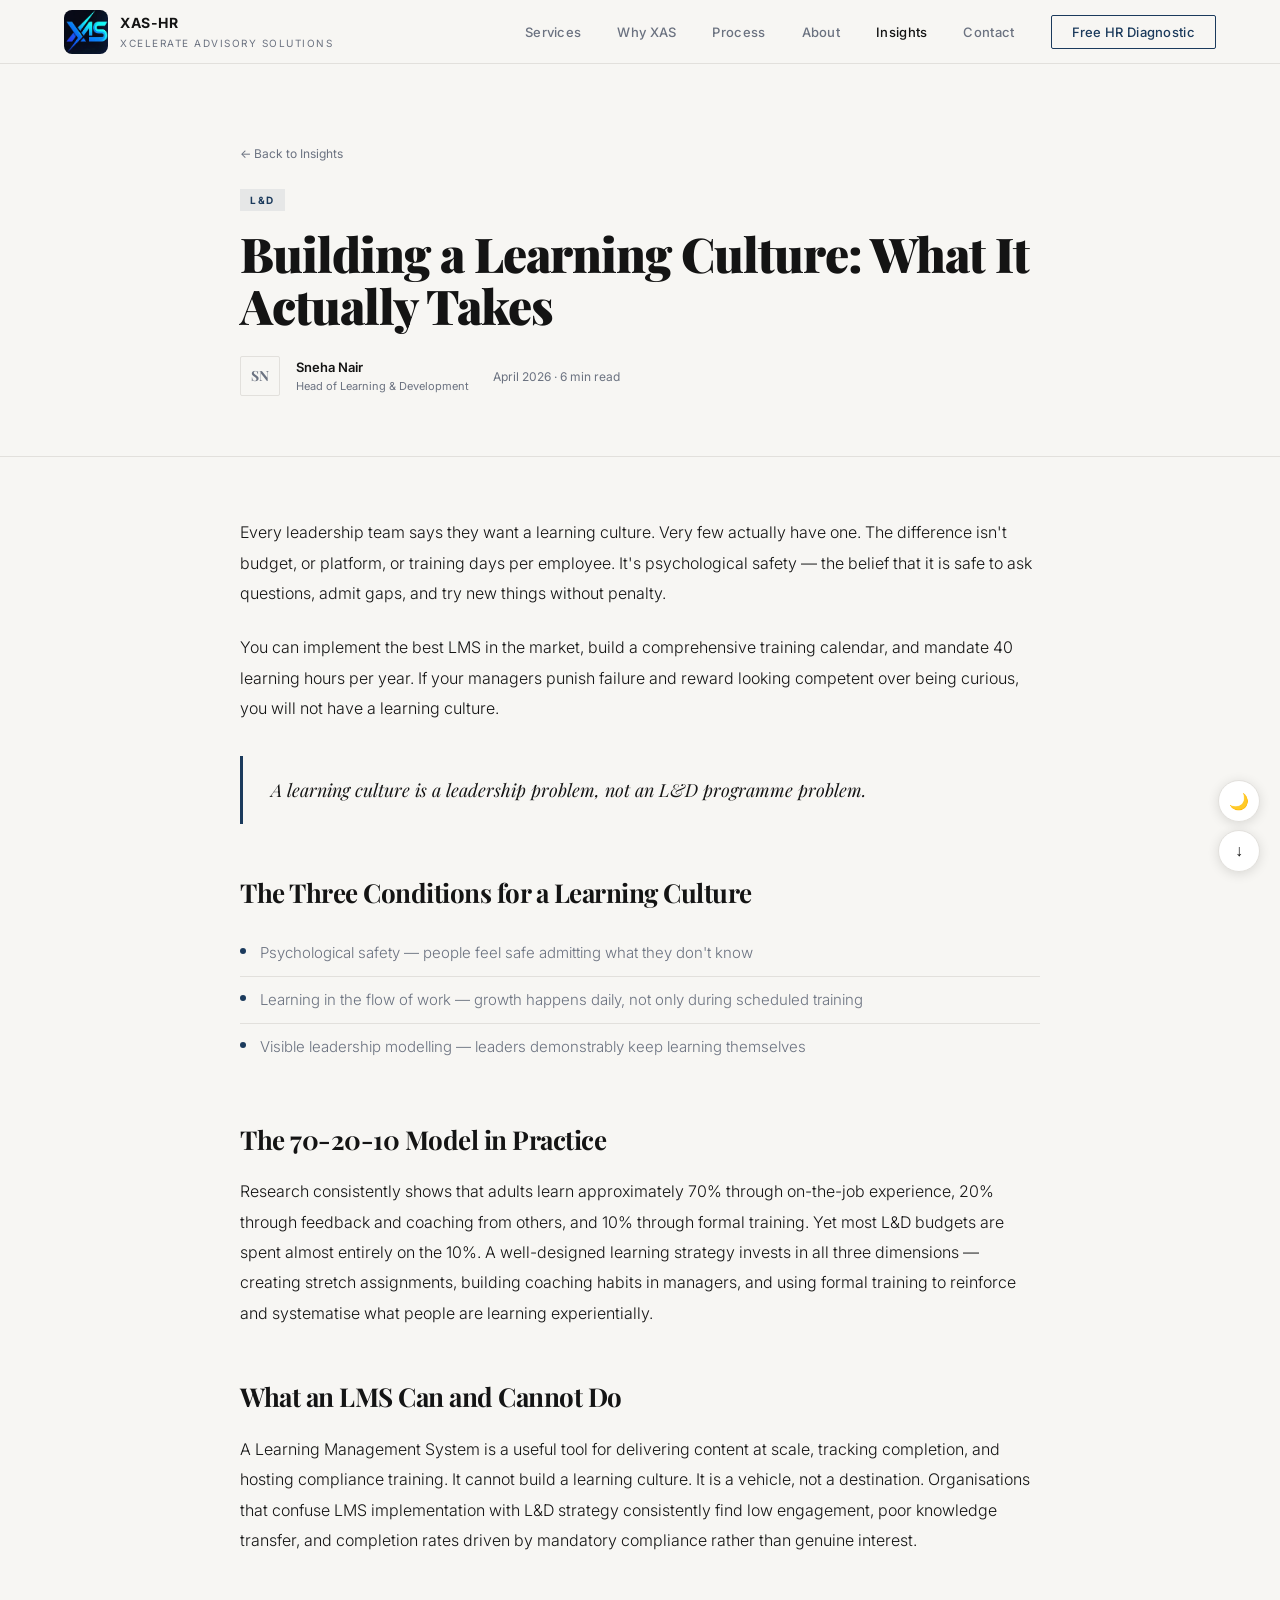
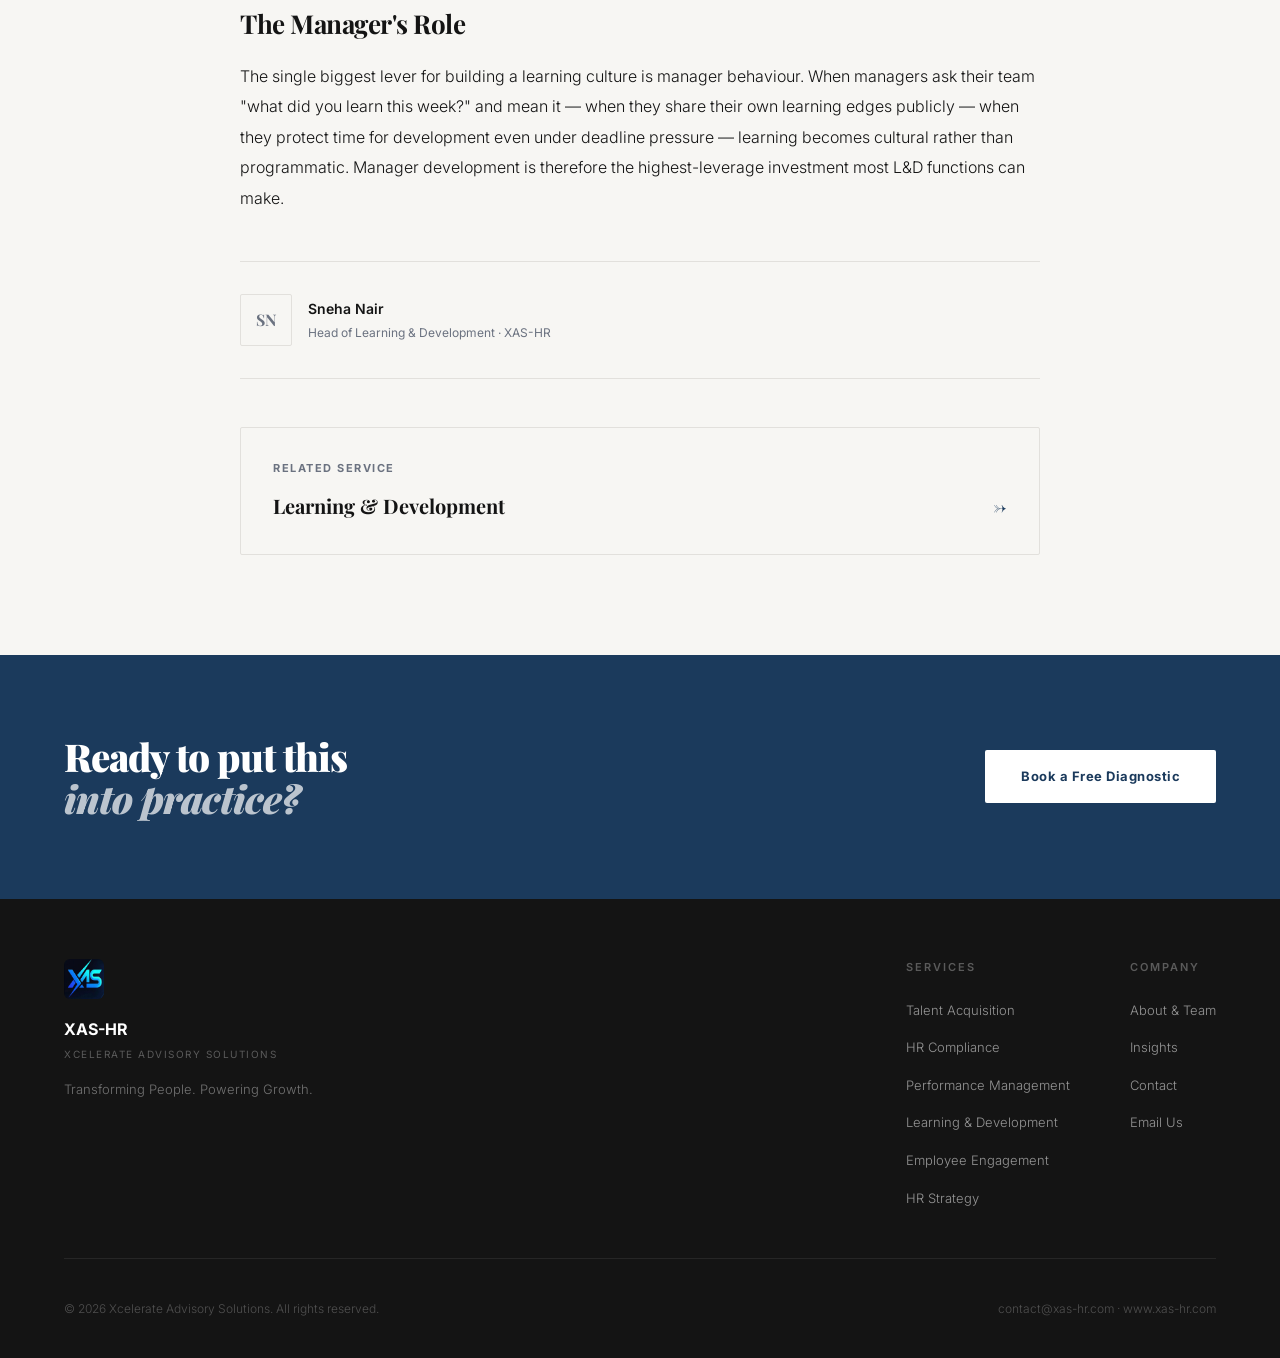
<file: blog/building-ld-culture.html>
<!DOCTYPE html>
<html lang="en">
<head>
<meta charset="UTF-8"/>
<meta name="viewport" content="width=device-width,initial-scale=1.0"/>
<title>Building a Learning Culture: What It Actually Takes — XAS-HR Insights</title>
<meta name="description" content="Learning culture isn't about having an LMS or a training budget. It's about making growth feel safe, valued, and continuous."/>
<link rel="preconnect" href="https://fonts.googleapis.com">
<link rel="preconnect" href="https://fonts.gstatic.com" crossorigin>
<link href="https://fonts.googleapis.com/css2?family=Playfair+Display:ital,wght@0,700;0,900;1,400&family=Inter:wght@300;400;500;600;700&display=swap" rel="stylesheet">
<link rel="stylesheet" href="../css/style.css"/>
<link rel="stylesheet" href="../css/pages.css"/>
</head>
<body>
<nav>
  <a href="../index.html" class="nav-logo">
    <img src="../images/logo.jpg" alt="XAS-HR Logo" />
    <div><span class="logo-name">XAS-HR</span><span class="logo-sub">Xcelerate Advisory Solutions</span></div>
  </a>
  <ul class="nav-links">
    <li><a href="../index.html#services">Services</a></li>
    <li><a href="../index.html#why">Why XAS</a></li>
    <li><a href="../index.html#process">Process</a></li>
    <li><a href="../about.html">About</a></li>
    <li><a href="index.html" style="color:var(--ink)">Insights</a></li>
    <li><a href="../index.html#contact">Contact</a></li>
    <li><a href="../index.html#contact" class="nav-cta">Free HR Diagnostic</a></li>
  </ul>
  <button class="hamburger" aria-label="Menu"><span></span><span></span><span></span></button>
</nav>

<div class="blog-post-hero">
  <div class="blog-post-hero-inner">
    <div style="margin-bottom:20px;">
      <a href="index.html" style="font-size:12px;color:var(--mid);text-decoration:none;display:inline-flex;align-items:center;gap:6px;">← Back to Insights</a>
    </div>
    <div class="blog-tag" style="margin-bottom:16px;">L&D</div>
    <h1 style="font-family:'Playfair Display',serif;font-size:clamp(28px,4vw,48px);font-weight:900;line-height:1.1;letter-spacing:-1px;color:var(--ink);margin:0 0 24px;">Building a Learning Culture: What It Actually Takes</h1>
    <div style="display:flex;align-items:center;gap:16px;flex-wrap:wrap;">
      <div style="width:40px;height:40px;border-radius:2px;background:var(--canvas);border:1px solid var(--rule);display:flex;align-items:center;justify-content:center;font-family:'Playfair Display',serif;font-size:14px;font-weight:700;color:var(--mid);">SN</div>
      <div>
        <div style="font-size:13px;font-weight:600;color:var(--ink);">Sneha Nair</div>
        <div style="font-size:11px;color:var(--mid);">Head of Learning & Development</div>
      </div>
      <div style="font-size:12px;color:var(--mid);margin-left:8px;">April 2026 &middot; 6 min read</div>
    </div>
  </div>
</div>

<div class="blog-post-body">
  <div class="blog-post-body-inner">
    
<p>Every leadership team says they want a learning culture. Very few actually have one. The difference isn't budget, or platform, or training days per employee. It's psychological safety — the belief that it is safe to ask questions, admit gaps, and try new things without penalty.</p>
<p>You can implement the best LMS in the market, build a comprehensive training calendar, and mandate 40 learning hours per year. If your managers punish failure and reward looking competent over being curious, you will not have a learning culture.</p>
<blockquote><p>A learning culture is a leadership problem, not an L&D programme problem.</p></blockquote>
<h2>The Three Conditions for a Learning Culture</h2>
<ul>
<li>Psychological safety — people feel safe admitting what they don't know</li>
<li>Learning in the flow of work — growth happens daily, not only during scheduled training</li>
<li>Visible leadership modelling — leaders demonstrably keep learning themselves</li>
</ul>
<h2>The 70-20-10 Model in Practice</h2>
<p>Research consistently shows that adults learn approximately 70% through on-the-job experience, 20% through feedback and coaching from others, and 10% through formal training. Yet most L&D budgets are spent almost entirely on the 10%. A well-designed learning strategy invests in all three dimensions — creating stretch assignments, building coaching habits in managers, and using formal training to reinforce and systematise what people are learning experientially.</p>
<h2>What an LMS Can and Cannot Do</h2>
<p>A Learning Management System is a useful tool for delivering content at scale, tracking completion, and hosting compliance training. It cannot build a learning culture. It is a vehicle, not a destination. Organisations that confuse LMS implementation with L&D strategy consistently find low engagement, poor knowledge transfer, and completion rates driven by mandatory compliance rather than genuine interest.</p>
<h2>The Manager's Role</h2>
<p>The single biggest lever for building a learning culture is manager behaviour. When managers ask their team "what did you learn this week?" and mean it — when they share their own learning edges publicly — when they protect time for development even under deadline pressure — learning becomes cultural rather than programmatic. Manager development is therefore the highest-leverage investment most L&D functions can make.</p>

    <div class="blog-author">
      <div class="blog-author-avatar">SN</div>
      <div>
        <div class="blog-author-name">Sneha Nair</div>
        <div class="blog-author-role">Head of Learning & Development · XAS-HR</div>
      </div>
    </div>
    <div style="padding:32px;background:var(--canvas);border:1px solid var(--rule);border-radius:2px;">
      <div style="font-size:11px;font-weight:700;letter-spacing:1.5px;text-transform:uppercase;color:var(--mid);margin-bottom:12px;">Related Service</div>
      <a href="../services/learning-development.html" style="font-family:'Playfair Display',serif;font-size:20px;font-weight:700;color:var(--ink);text-decoration:none;display:flex;align-items:center;justify-content:space-between;">
        Learning & Development <span style="color:var(--accent)">→</span>
      </a>
    </div>
  </div>
</div>

<div class="cta-band">
  <div class="cta-band-inner">
    <h2 class="cta-headline">Ready to put this<br/><em>into practice?</em></h2>
    <a href="../index.html#contact" class="btn-white">Book a Free Diagnostic</a>
  </div>
</div>

<footer>
  <div class="footer-inner">
    <div class="footer-top">
      <div class="footer-brand">
        <img src="../images/logo.jpg" alt="XAS-HR" style="width:40px;height:40px;border-radius:6px;margin-bottom:10px;" />
        <span class="footer-logo-name">XAS-HR</span>
        <span class="footer-logo-sub">Xcelerate Advisory Solutions</span>
        <p>Transforming People. Powering Growth.</p>
      </div>
      <div class="footer-links">
        <div class="footer-col">
          <h4>Services</h4>
          <ul>
            <li><a href="../services/talent-acquisition.html">Talent Acquisition</a></li>
            <li><a href="../services/hr-compliance.html">HR Compliance</a></li>
            <li><a href="../services/performance-management.html">Performance Management</a></li>
            <li><a href="../services/learning-development.html">Learning &amp; Development</a></li>
            <li><a href="../services/employee-engagement.html">Employee Engagement</a></li>
            <li><a href="../services/hr-strategy.html">HR Strategy</a></li>
          </ul>
        </div>
        <div class="footer-col">
          <h4>Company</h4>
          <ul>
            <li><a href="../about.html">About &amp; Team</a></li>
            <li><a href="index.html">Insights</a></li>
            <li><a href="../index.html#contact">Contact</a></li>
            <li><a href="mailto:contact@xas-hr.com">Email Us</a></li>
          </ul>
        </div>
      </div>
    </div>
    <div class="footer-bottom">
      <p>&copy; 2026 Xcelerate Advisory Solutions. All rights reserved.</p>
      <p>contact@xas-hr.com &middot; www.xas-hr.com</p>
    </div>
  </div>
</footer>
<script src="../js/main.js"></script>
</body></html>
</file>
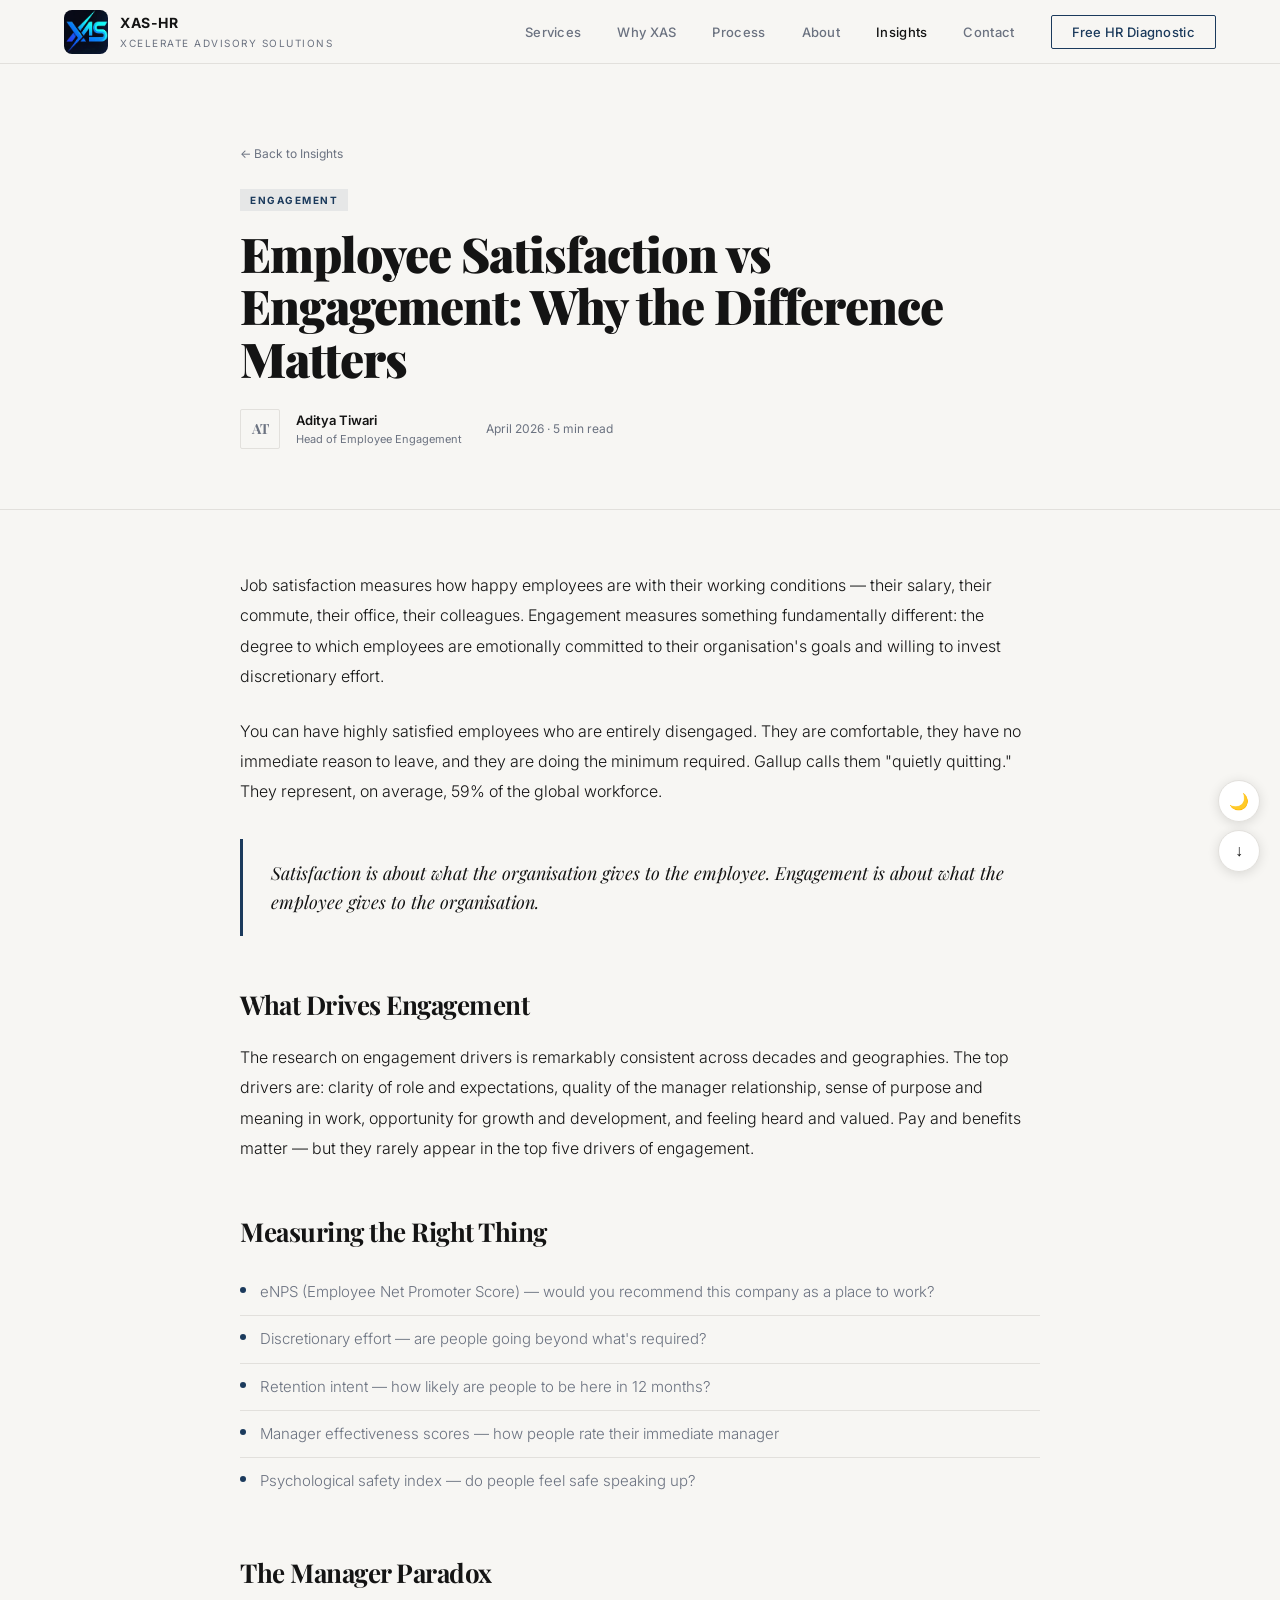
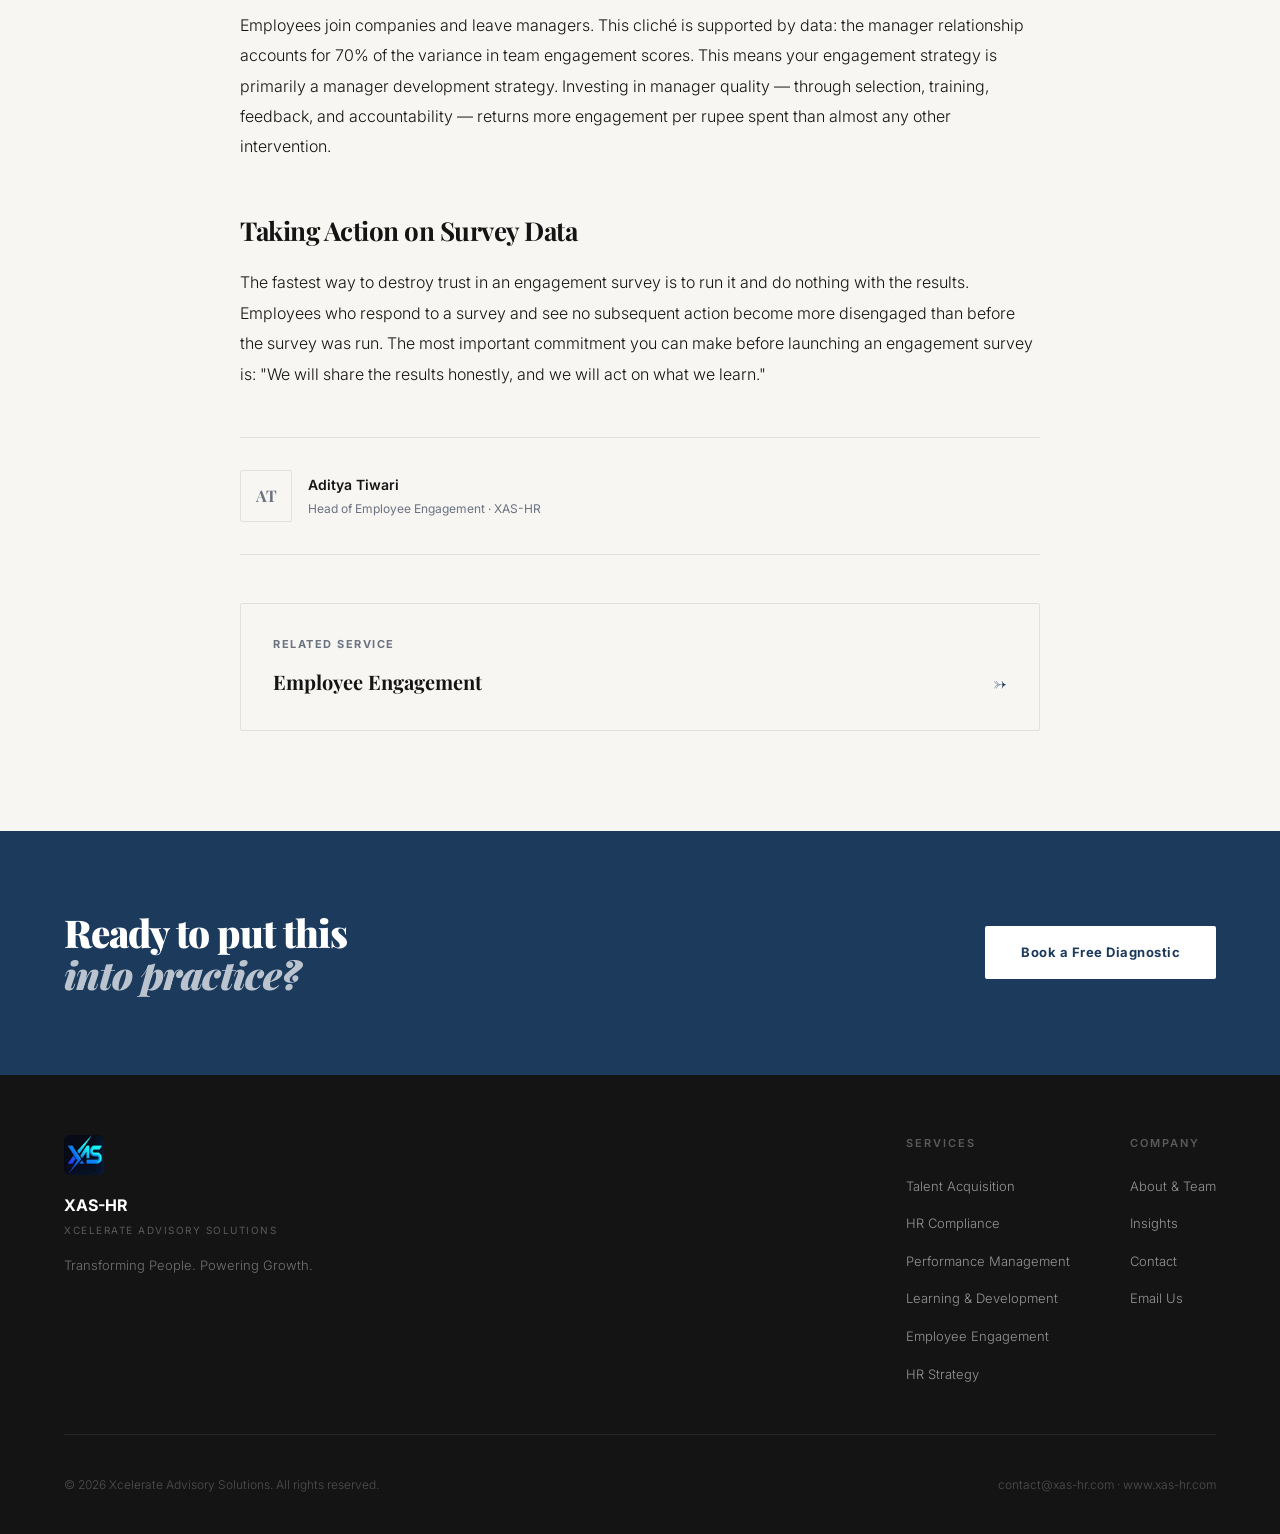
<file: blog/engagement-vs-satisfaction.html>
<!DOCTYPE html>
<html lang="en">
<head>
<meta charset="UTF-8"/>
<meta name="viewport" content="width=device-width,initial-scale=1.0"/>
<title>Employee Satisfaction vs Engagement: Why the Difference Matters — XAS-HR Insights</title>
<meta name="description" content="A satisfied employee is comfortable. An engaged employee is committed. Organisations that confuse the two make expensive mistakes."/>
<link rel="preconnect" href="https://fonts.googleapis.com">
<link rel="preconnect" href="https://fonts.gstatic.com" crossorigin>
<link href="https://fonts.googleapis.com/css2?family=Playfair+Display:ital,wght@0,700;0,900;1,400&family=Inter:wght@300;400;500;600;700&display=swap" rel="stylesheet">
<link rel="stylesheet" href="../css/style.css"/>
<link rel="stylesheet" href="../css/pages.css"/>
</head>
<body>
<nav>
  <a href="../index.html" class="nav-logo">
    <img src="../images/logo.jpg" alt="XAS-HR Logo" />
    <div><span class="logo-name">XAS-HR</span><span class="logo-sub">Xcelerate Advisory Solutions</span></div>
  </a>
  <ul class="nav-links">
    <li><a href="../index.html#services">Services</a></li>
    <li><a href="../index.html#why">Why XAS</a></li>
    <li><a href="../index.html#process">Process</a></li>
    <li><a href="../about.html">About</a></li>
    <li><a href="index.html" style="color:var(--ink)">Insights</a></li>
    <li><a href="../index.html#contact">Contact</a></li>
    <li><a href="../index.html#contact" class="nav-cta">Free HR Diagnostic</a></li>
  </ul>
  <button class="hamburger" aria-label="Menu"><span></span><span></span><span></span></button>
</nav>

<div class="blog-post-hero">
  <div class="blog-post-hero-inner">
    <div style="margin-bottom:20px;">
      <a href="index.html" style="font-size:12px;color:var(--mid);text-decoration:none;display:inline-flex;align-items:center;gap:6px;">← Back to Insights</a>
    </div>
    <div class="blog-tag" style="margin-bottom:16px;">Engagement</div>
    <h1 style="font-family:'Playfair Display',serif;font-size:clamp(28px,4vw,48px);font-weight:900;line-height:1.1;letter-spacing:-1px;color:var(--ink);margin:0 0 24px;">Employee Satisfaction vs Engagement: Why the Difference Matters</h1>
    <div style="display:flex;align-items:center;gap:16px;flex-wrap:wrap;">
      <div style="width:40px;height:40px;border-radius:2px;background:var(--canvas);border:1px solid var(--rule);display:flex;align-items:center;justify-content:center;font-family:'Playfair Display',serif;font-size:14px;font-weight:700;color:var(--mid);">AT</div>
      <div>
        <div style="font-size:13px;font-weight:600;color:var(--ink);">Aditya Tiwari</div>
        <div style="font-size:11px;color:var(--mid);">Head of Employee Engagement</div>
      </div>
      <div style="font-size:12px;color:var(--mid);margin-left:8px;">April 2026 &middot; 5 min read</div>
    </div>
  </div>
</div>

<div class="blog-post-body">
  <div class="blog-post-body-inner">
    
<p>Job satisfaction measures how happy employees are with their working conditions — their salary, their commute, their office, their colleagues. Engagement measures something fundamentally different: the degree to which employees are emotionally committed to their organisation's goals and willing to invest discretionary effort.</p>
<p>You can have highly satisfied employees who are entirely disengaged. They are comfortable, they have no immediate reason to leave, and they are doing the minimum required. Gallup calls them "quietly quitting." They represent, on average, 59% of the global workforce.</p>
<blockquote><p>Satisfaction is about what the organisation gives to the employee. Engagement is about what the employee gives to the organisation.</p></blockquote>
<h2>What Drives Engagement</h2>
<p>The research on engagement drivers is remarkably consistent across decades and geographies. The top drivers are: clarity of role and expectations, quality of the manager relationship, sense of purpose and meaning in work, opportunity for growth and development, and feeling heard and valued. Pay and benefits matter — but they rarely appear in the top five drivers of engagement.</p>
<h2>Measuring the Right Thing</h2>
<ul>
<li>eNPS (Employee Net Promoter Score) — would you recommend this company as a place to work?</li>
<li>Discretionary effort — are people going beyond what's required?</li>
<li>Retention intent — how likely are people to be here in 12 months?</li>
<li>Manager effectiveness scores — how people rate their immediate manager</li>
<li>Psychological safety index — do people feel safe speaking up?</li>
</ul>
<h2>The Manager Paradox</h2>
<p>Employees join companies and leave managers. This cliché is supported by data: the manager relationship accounts for 70% of the variance in team engagement scores. This means your engagement strategy is primarily a manager development strategy. Investing in manager quality — through selection, training, feedback, and accountability — returns more engagement per rupee spent than almost any other intervention.</p>
<h2>Taking Action on Survey Data</h2>
<p>The fastest way to destroy trust in an engagement survey is to run it and do nothing with the results. Employees who respond to a survey and see no subsequent action become more disengaged than before the survey was run. The most important commitment you can make before launching an engagement survey is: "We will share the results honestly, and we will act on what we learn."</p>

    <div class="blog-author">
      <div class="blog-author-avatar">AT</div>
      <div>
        <div class="blog-author-name">Aditya Tiwari</div>
        <div class="blog-author-role">Head of Employee Engagement · XAS-HR</div>
      </div>
    </div>
    <div style="padding:32px;background:var(--canvas);border:1px solid var(--rule);border-radius:2px;">
      <div style="font-size:11px;font-weight:700;letter-spacing:1.5px;text-transform:uppercase;color:var(--mid);margin-bottom:12px;">Related Service</div>
      <a href="../services/employee-engagement.html" style="font-family:'Playfair Display',serif;font-size:20px;font-weight:700;color:var(--ink);text-decoration:none;display:flex;align-items:center;justify-content:space-between;">
        Employee Engagement <span style="color:var(--accent)">→</span>
      </a>
    </div>
  </div>
</div>

<div class="cta-band">
  <div class="cta-band-inner">
    <h2 class="cta-headline">Ready to put this<br/><em>into practice?</em></h2>
    <a href="../index.html#contact" class="btn-white">Book a Free Diagnostic</a>
  </div>
</div>

<footer>
  <div class="footer-inner">
    <div class="footer-top">
      <div class="footer-brand">
        <img src="../images/logo.jpg" alt="XAS-HR" style="width:40px;height:40px;border-radius:6px;margin-bottom:10px;" />
        <span class="footer-logo-name">XAS-HR</span>
        <span class="footer-logo-sub">Xcelerate Advisory Solutions</span>
        <p>Transforming People. Powering Growth.</p>
      </div>
      <div class="footer-links">
        <div class="footer-col">
          <h4>Services</h4>
          <ul>
            <li><a href="../services/talent-acquisition.html">Talent Acquisition</a></li>
            <li><a href="../services/hr-compliance.html">HR Compliance</a></li>
            <li><a href="../services/performance-management.html">Performance Management</a></li>
            <li><a href="../services/learning-development.html">Learning &amp; Development</a></li>
            <li><a href="../services/employee-engagement.html">Employee Engagement</a></li>
            <li><a href="../services/hr-strategy.html">HR Strategy</a></li>
          </ul>
        </div>
        <div class="footer-col">
          <h4>Company</h4>
          <ul>
            <li><a href="../about.html">About &amp; Team</a></li>
            <li><a href="index.html">Insights</a></li>
            <li><a href="../index.html#contact">Contact</a></li>
            <li><a href="mailto:contact@xas-hr.com">Email Us</a></li>
          </ul>
        </div>
      </div>
    </div>
    <div class="footer-bottom">
      <p>&copy; 2026 Xcelerate Advisory Solutions. All rights reserved.</p>
      <p>contact@xas-hr.com &middot; www.xas-hr.com</p>
    </div>
  </div>
</footer>
<script src="../js/main.js"></script>
</body></html>
</file>
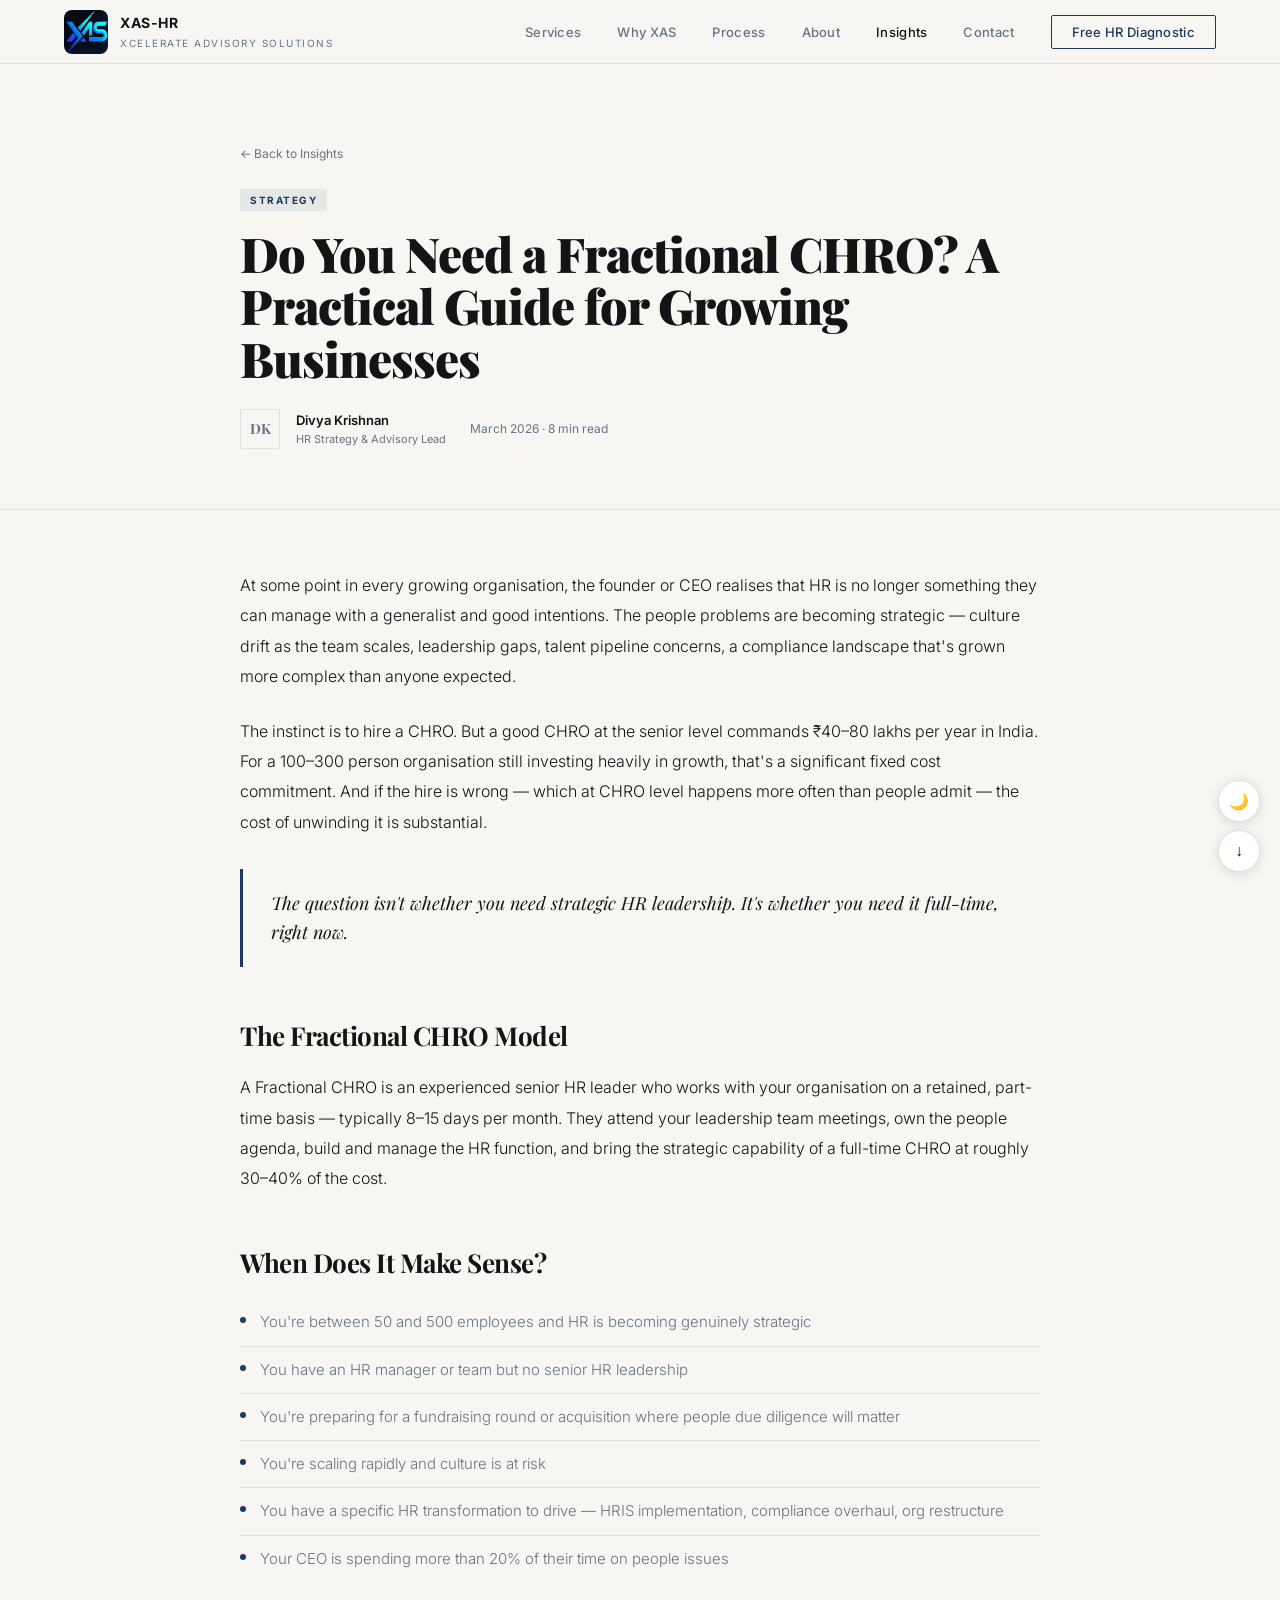
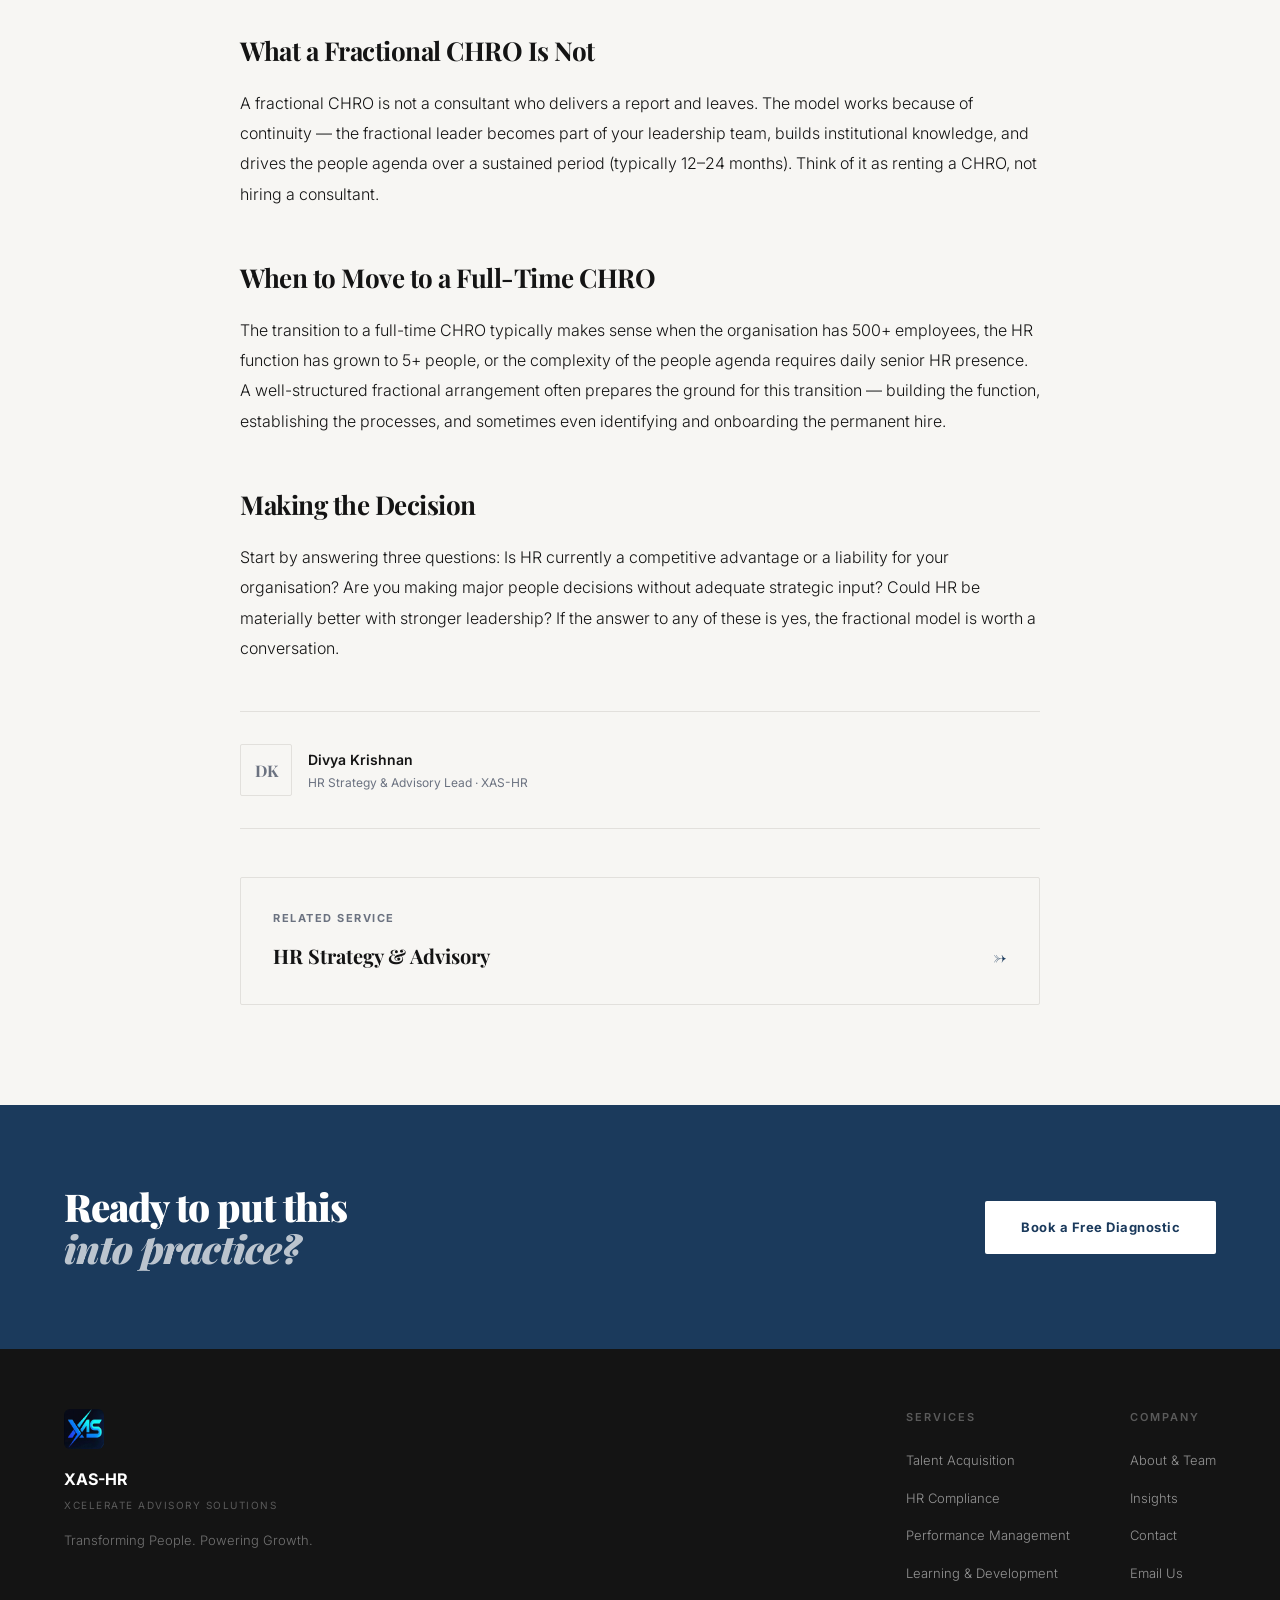
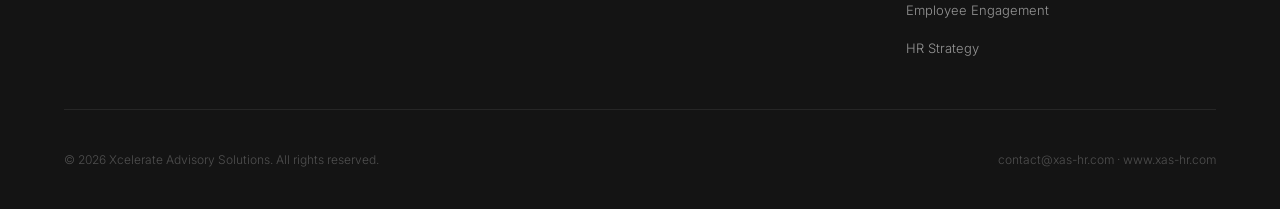
<file: blog/fractional-chro-guide.html>
<!DOCTYPE html>
<html lang="en">
<head>
<meta charset="UTF-8"/>
<meta name="viewport" content="width=device-width,initial-scale=1.0"/>
<title>Do You Need a Fractional CHRO? A Practical Guide for Growing Businesses — XAS-HR Insights</title>
<meta name="description" content="At what stage does a growing business need senior HR leadership? And is a full-time CHRO always the answer?"/>
<link rel="preconnect" href="https://fonts.googleapis.com">
<link rel="preconnect" href="https://fonts.gstatic.com" crossorigin>
<link href="https://fonts.googleapis.com/css2?family=Playfair+Display:ital,wght@0,700;0,900;1,400&family=Inter:wght@300;400;500;600;700&display=swap" rel="stylesheet">
<link rel="stylesheet" href="../css/style.css"/>
<link rel="stylesheet" href="../css/pages.css"/>
</head>
<body>
<nav>
  <a href="../index.html" class="nav-logo">
    <img src="../images/logo.jpg" alt="XAS-HR Logo" />
    <div><span class="logo-name">XAS-HR</span><span class="logo-sub">Xcelerate Advisory Solutions</span></div>
  </a>
  <ul class="nav-links">
    <li><a href="../index.html#services">Services</a></li>
    <li><a href="../index.html#why">Why XAS</a></li>
    <li><a href="../index.html#process">Process</a></li>
    <li><a href="../about.html">About</a></li>
    <li><a href="index.html" style="color:var(--ink)">Insights</a></li>
    <li><a href="../index.html#contact">Contact</a></li>
    <li><a href="../index.html#contact" class="nav-cta">Free HR Diagnostic</a></li>
  </ul>
  <button class="hamburger" aria-label="Menu"><span></span><span></span><span></span></button>
</nav>

<div class="blog-post-hero">
  <div class="blog-post-hero-inner">
    <div style="margin-bottom:20px;">
      <a href="index.html" style="font-size:12px;color:var(--mid);text-decoration:none;display:inline-flex;align-items:center;gap:6px;">← Back to Insights</a>
    </div>
    <div class="blog-tag" style="margin-bottom:16px;">Strategy</div>
    <h1 style="font-family:'Playfair Display',serif;font-size:clamp(28px,4vw,48px);font-weight:900;line-height:1.1;letter-spacing:-1px;color:var(--ink);margin:0 0 24px;">Do You Need a Fractional CHRO? A Practical Guide for Growing Businesses</h1>
    <div style="display:flex;align-items:center;gap:16px;flex-wrap:wrap;">
      <div style="width:40px;height:40px;border-radius:2px;background:var(--canvas);border:1px solid var(--rule);display:flex;align-items:center;justify-content:center;font-family:'Playfair Display',serif;font-size:14px;font-weight:700;color:var(--mid);">DK</div>
      <div>
        <div style="font-size:13px;font-weight:600;color:var(--ink);">Divya Krishnan</div>
        <div style="font-size:11px;color:var(--mid);">HR Strategy & Advisory Lead</div>
      </div>
      <div style="font-size:12px;color:var(--mid);margin-left:8px;">March 2026 &middot; 8 min read</div>
    </div>
  </div>
</div>

<div class="blog-post-body">
  <div class="blog-post-body-inner">
    
<p>At some point in every growing organisation, the founder or CEO realises that HR is no longer something they can manage with a generalist and good intentions. The people problems are becoming strategic — culture drift as the team scales, leadership gaps, talent pipeline concerns, a compliance landscape that's grown more complex than anyone expected.</p>
<p>The instinct is to hire a CHRO. But a good CHRO at the senior level commands ₹40–80 lakhs per year in India. For a 100–300 person organisation still investing heavily in growth, that's a significant fixed cost commitment. And if the hire is wrong — which at CHRO level happens more often than people admit — the cost of unwinding it is substantial.</p>
<blockquote><p>The question isn't whether you need strategic HR leadership. It's whether you need it full-time, right now.</p></blockquote>
<h2>The Fractional CHRO Model</h2>
<p>A Fractional CHRO is an experienced senior HR leader who works with your organisation on a retained, part-time basis — typically 8–15 days per month. They attend your leadership team meetings, own the people agenda, build and manage the HR function, and bring the strategic capability of a full-time CHRO at roughly 30–40% of the cost.</p>
<h2>When Does It Make Sense?</h2>
<ul>
<li>You're between 50 and 500 employees and HR is becoming genuinely strategic</li>
<li>You have an HR manager or team but no senior HR leadership</li>
<li>You're preparing for a fundraising round or acquisition where people due diligence will matter</li>
<li>You're scaling rapidly and culture is at risk</li>
<li>You have a specific HR transformation to drive — HRIS implementation, compliance overhaul, org restructure</li>
<li>Your CEO is spending more than 20% of their time on people issues</li>
</ul>
<h2>What a Fractional CHRO Is Not</h2>
<p>A fractional CHRO is not a consultant who delivers a report and leaves. The model works because of continuity — the fractional leader becomes part of your leadership team, builds institutional knowledge, and drives the people agenda over a sustained period (typically 12–24 months). Think of it as renting a CHRO, not hiring a consultant.</p>
<h2>When to Move to a Full-Time CHRO</h2>
<p>The transition to a full-time CHRO typically makes sense when the organisation has 500+ employees, the HR function has grown to 5+ people, or the complexity of the people agenda requires daily senior HR presence. A well-structured fractional arrangement often prepares the ground for this transition — building the function, establishing the processes, and sometimes even identifying and onboarding the permanent hire.</p>
<h2>Making the Decision</h2>
<p>Start by answering three questions: Is HR currently a competitive advantage or a liability for your organisation? Are you making major people decisions without adequate strategic input? Could HR be materially better with stronger leadership? If the answer to any of these is yes, the fractional model is worth a conversation.</p>

    <div class="blog-author">
      <div class="blog-author-avatar">DK</div>
      <div>
        <div class="blog-author-name">Divya Krishnan</div>
        <div class="blog-author-role">HR Strategy & Advisory Lead · XAS-HR</div>
      </div>
    </div>
    <div style="padding:32px;background:var(--canvas);border:1px solid var(--rule);border-radius:2px;">
      <div style="font-size:11px;font-weight:700;letter-spacing:1.5px;text-transform:uppercase;color:var(--mid);margin-bottom:12px;">Related Service</div>
      <a href="../services/hr-strategy.html" style="font-family:'Playfair Display',serif;font-size:20px;font-weight:700;color:var(--ink);text-decoration:none;display:flex;align-items:center;justify-content:space-between;">
        HR Strategy & Advisory <span style="color:var(--accent)">→</span>
      </a>
    </div>
  </div>
</div>

<div class="cta-band">
  <div class="cta-band-inner">
    <h2 class="cta-headline">Ready to put this<br/><em>into practice?</em></h2>
    <a href="../index.html#contact" class="btn-white">Book a Free Diagnostic</a>
  </div>
</div>

<footer>
  <div class="footer-inner">
    <div class="footer-top">
      <div class="footer-brand">
        <img src="../images/logo.jpg" alt="XAS-HR" style="width:40px;height:40px;border-radius:6px;margin-bottom:10px;" />
        <span class="footer-logo-name">XAS-HR</span>
        <span class="footer-logo-sub">Xcelerate Advisory Solutions</span>
        <p>Transforming People. Powering Growth.</p>
      </div>
      <div class="footer-links">
        <div class="footer-col">
          <h4>Services</h4>
          <ul>
            <li><a href="../services/talent-acquisition.html">Talent Acquisition</a></li>
            <li><a href="../services/hr-compliance.html">HR Compliance</a></li>
            <li><a href="../services/performance-management.html">Performance Management</a></li>
            <li><a href="../services/learning-development.html">Learning &amp; Development</a></li>
            <li><a href="../services/employee-engagement.html">Employee Engagement</a></li>
            <li><a href="../services/hr-strategy.html">HR Strategy</a></li>
          </ul>
        </div>
        <div class="footer-col">
          <h4>Company</h4>
          <ul>
            <li><a href="../about.html">About &amp; Team</a></li>
            <li><a href="index.html">Insights</a></li>
            <li><a href="../index.html#contact">Contact</a></li>
            <li><a href="mailto:contact@xas-hr.com">Email Us</a></li>
          </ul>
        </div>
      </div>
    </div>
    <div class="footer-bottom">
      <p>&copy; 2026 Xcelerate Advisory Solutions. All rights reserved.</p>
      <p>contact@xas-hr.com &middot; www.xas-hr.com</p>
    </div>
  </div>
</footer>
<script src="../js/main.js"></script>
</body></html>
</file>
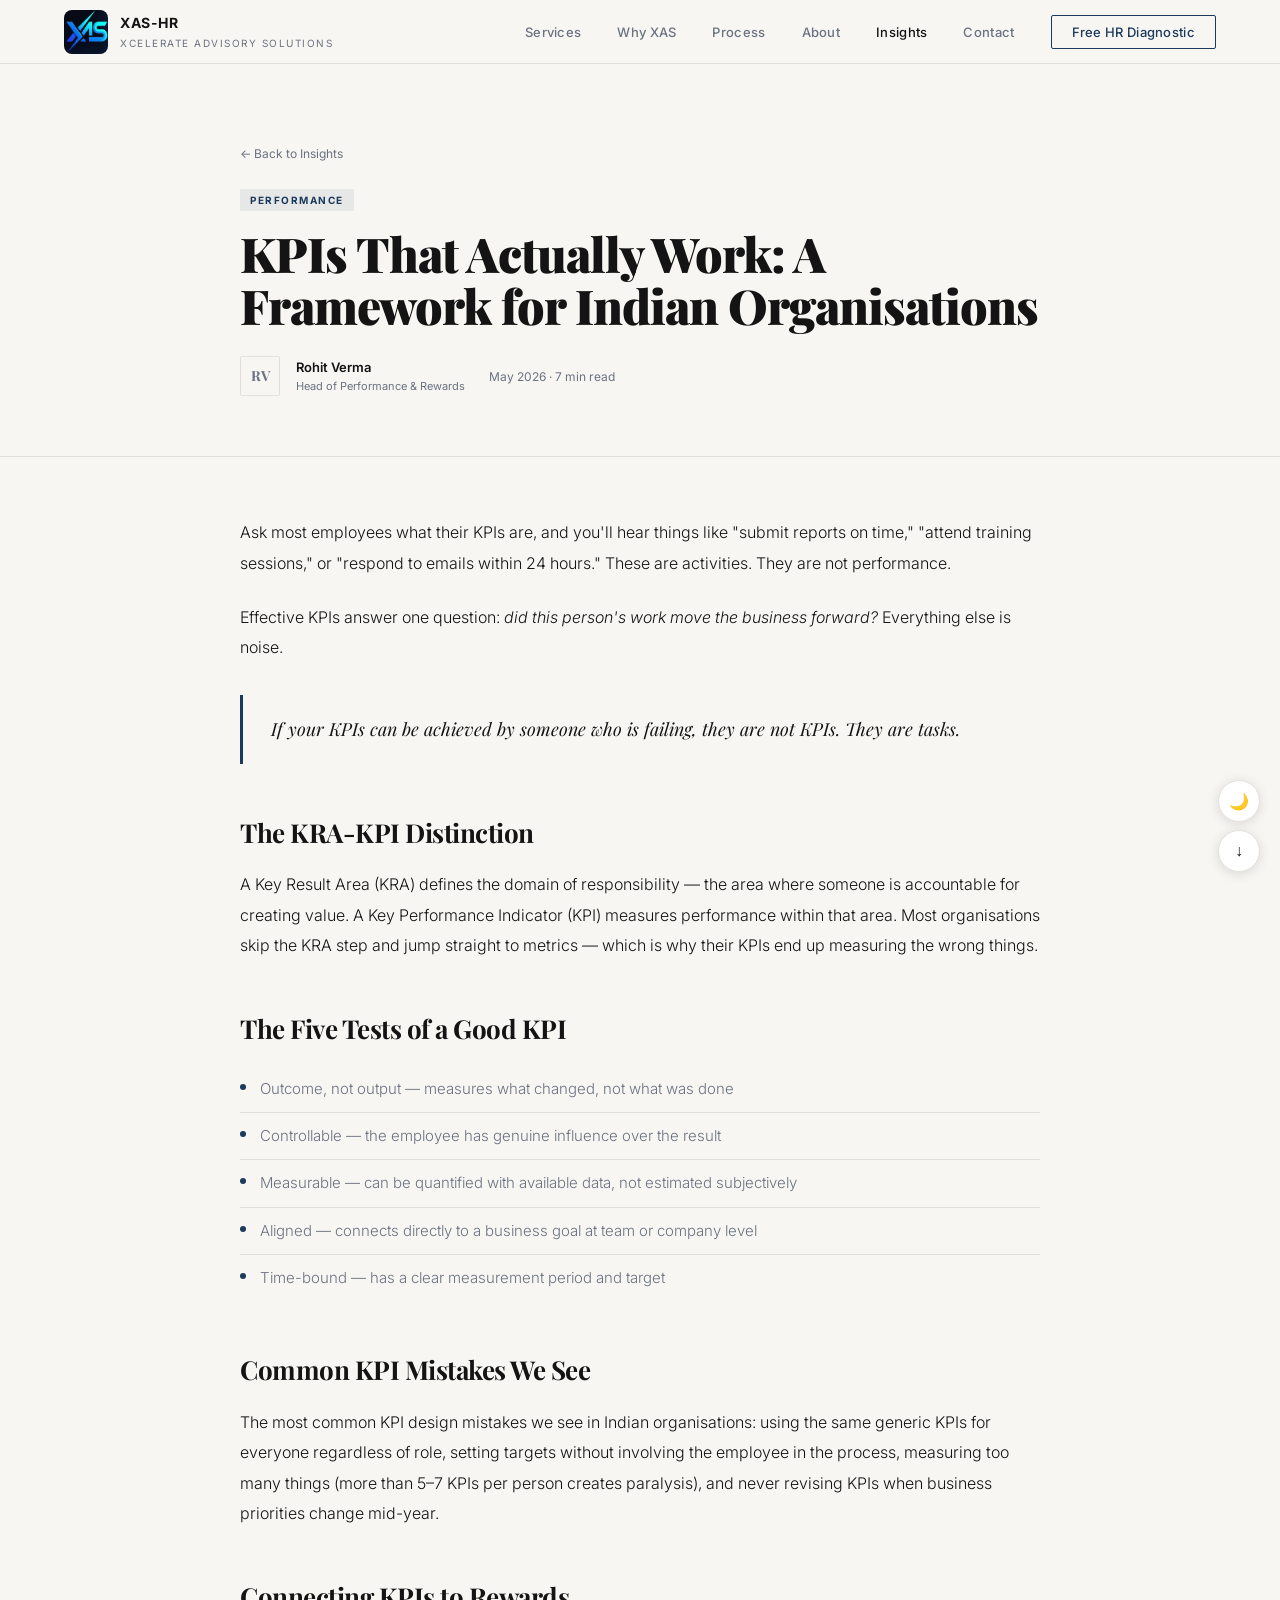
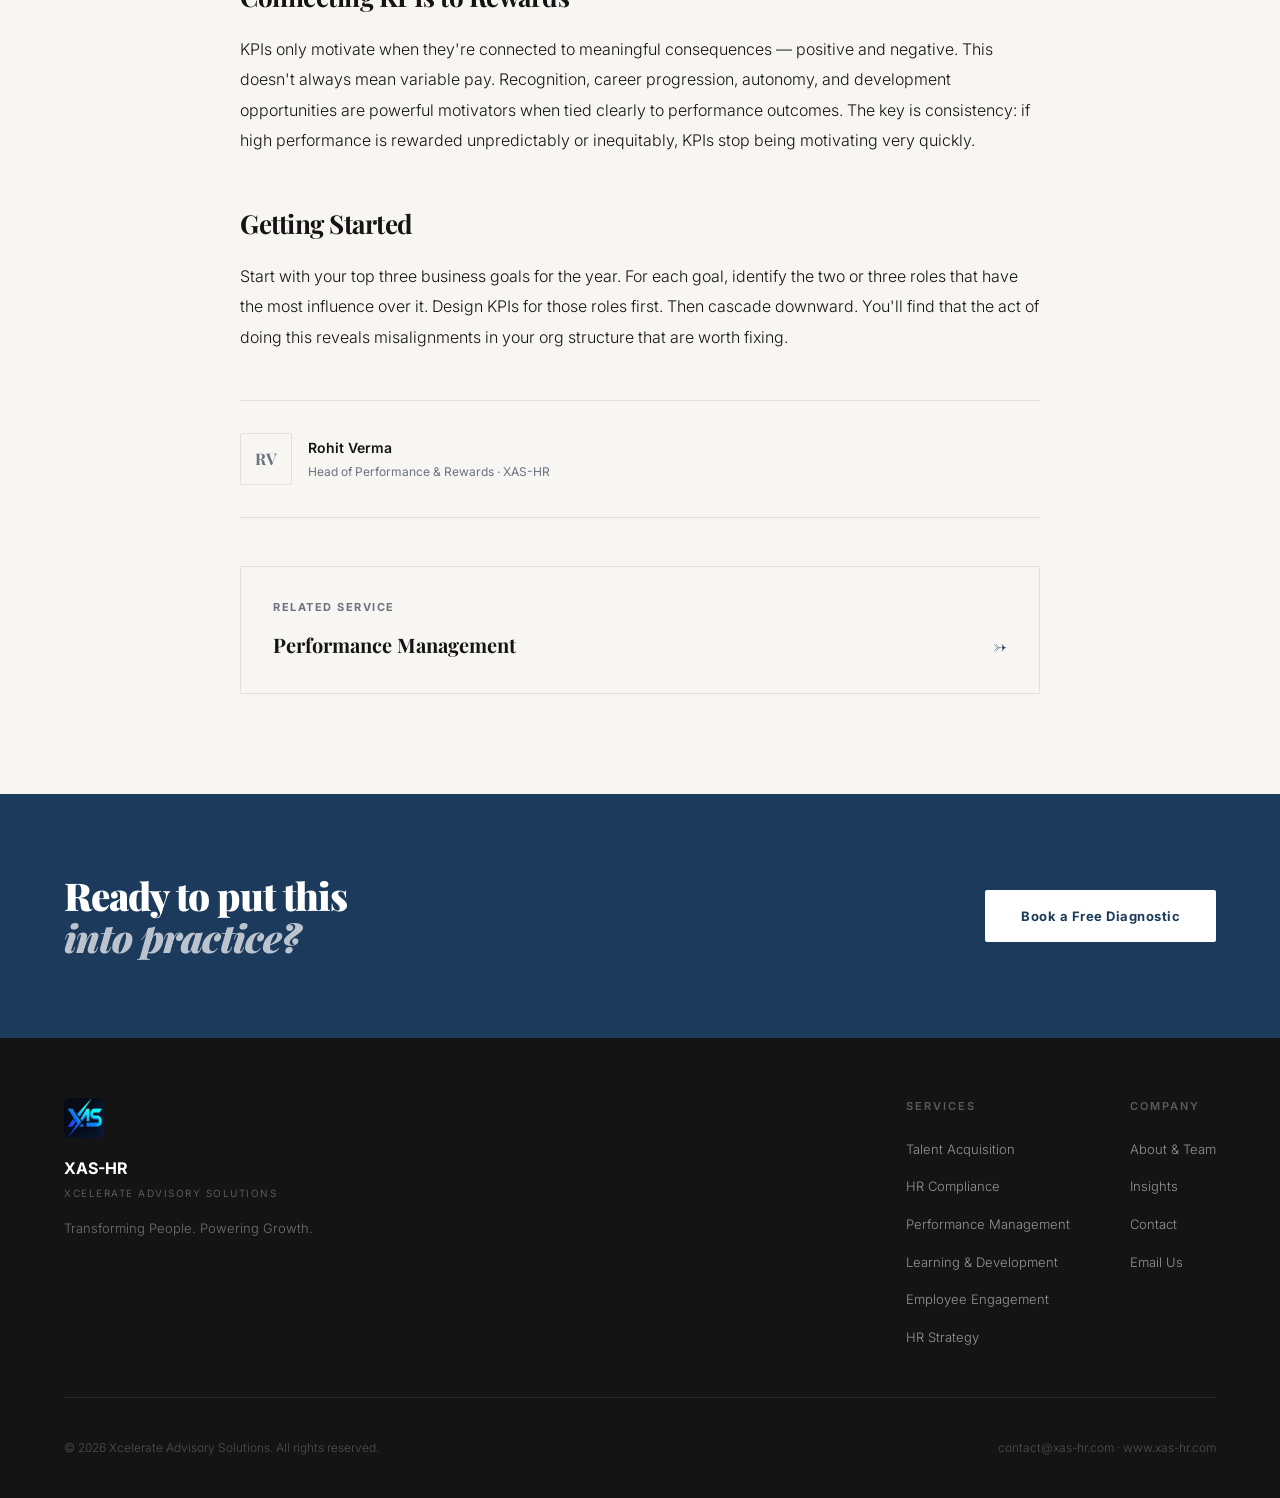
<file: blog/kpis-that-actually-work.html>
<!DOCTYPE html>
<html lang="en">
<head>
<meta charset="UTF-8"/>
<meta name="viewport" content="width=device-width,initial-scale=1.0"/>
<title>KPIs That Actually Work: A Framework for Indian Organisations — XAS-HR Insights</title>
<meta name="description" content="Most KPIs measure activity, not impact. Here's how to design performance metrics that drive the outcomes your business actually needs."/>
<link rel="preconnect" href="https://fonts.googleapis.com">
<link rel="preconnect" href="https://fonts.gstatic.com" crossorigin>
<link href="https://fonts.googleapis.com/css2?family=Playfair+Display:ital,wght@0,700;0,900;1,400&family=Inter:wght@300;400;500;600;700&display=swap" rel="stylesheet">
<link rel="stylesheet" href="../css/style.css"/>
<link rel="stylesheet" href="../css/pages.css"/>
</head>
<body>
<nav>
  <a href="../index.html" class="nav-logo">
    <img src="../images/logo.jpg" alt="XAS-HR Logo" />
    <div><span class="logo-name">XAS-HR</span><span class="logo-sub">Xcelerate Advisory Solutions</span></div>
  </a>
  <ul class="nav-links">
    <li><a href="../index.html#services">Services</a></li>
    <li><a href="../index.html#why">Why XAS</a></li>
    <li><a href="../index.html#process">Process</a></li>
    <li><a href="../about.html">About</a></li>
    <li><a href="index.html" style="color:var(--ink)">Insights</a></li>
    <li><a href="../index.html#contact">Contact</a></li>
    <li><a href="../index.html#contact" class="nav-cta">Free HR Diagnostic</a></li>
  </ul>
  <button class="hamburger" aria-label="Menu"><span></span><span></span><span></span></button>
</nav>

<div class="blog-post-hero">
  <div class="blog-post-hero-inner">
    <div style="margin-bottom:20px;">
      <a href="index.html" style="font-size:12px;color:var(--mid);text-decoration:none;display:inline-flex;align-items:center;gap:6px;">← Back to Insights</a>
    </div>
    <div class="blog-tag" style="margin-bottom:16px;">Performance</div>
    <h1 style="font-family:'Playfair Display',serif;font-size:clamp(28px,4vw,48px);font-weight:900;line-height:1.1;letter-spacing:-1px;color:var(--ink);margin:0 0 24px;">KPIs That Actually Work: A Framework for Indian Organisations</h1>
    <div style="display:flex;align-items:center;gap:16px;flex-wrap:wrap;">
      <div style="width:40px;height:40px;border-radius:2px;background:var(--canvas);border:1px solid var(--rule);display:flex;align-items:center;justify-content:center;font-family:'Playfair Display',serif;font-size:14px;font-weight:700;color:var(--mid);">RV</div>
      <div>
        <div style="font-size:13px;font-weight:600;color:var(--ink);">Rohit Verma</div>
        <div style="font-size:11px;color:var(--mid);">Head of Performance & Rewards</div>
      </div>
      <div style="font-size:12px;color:var(--mid);margin-left:8px;">May 2026 &middot; 7 min read</div>
    </div>
  </div>
</div>

<div class="blog-post-body">
  <div class="blog-post-body-inner">
    
<p>Ask most employees what their KPIs are, and you'll hear things like "submit reports on time," "attend training sessions," or "respond to emails within 24 hours." These are activities. They are not performance.</p>
<p>Effective KPIs answer one question: <em>did this person's work move the business forward?</em> Everything else is noise.</p>
<blockquote><p>If your KPIs can be achieved by someone who is failing, they are not KPIs. They are tasks.</p></blockquote>
<h2>The KRA-KPI Distinction</h2>
<p>A Key Result Area (KRA) defines the domain of responsibility — the area where someone is accountable for creating value. A Key Performance Indicator (KPI) measures performance within that area. Most organisations skip the KRA step and jump straight to metrics — which is why their KPIs end up measuring the wrong things.</p>
<h2>The Five Tests of a Good KPI</h2>
<ul>
<li>Outcome, not output — measures what changed, not what was done</li>
<li>Controllable — the employee has genuine influence over the result</li>
<li>Measurable — can be quantified with available data, not estimated subjectively</li>
<li>Aligned — connects directly to a business goal at team or company level</li>
<li>Time-bound — has a clear measurement period and target</li>
</ul>
<h2>Common KPI Mistakes We See</h2>
<p>The most common KPI design mistakes we see in Indian organisations: using the same generic KPIs for everyone regardless of role, setting targets without involving the employee in the process, measuring too many things (more than 5–7 KPIs per person creates paralysis), and never revising KPIs when business priorities change mid-year.</p>
<h2>Connecting KPIs to Rewards</h2>
<p>KPIs only motivate when they're connected to meaningful consequences — positive and negative. This doesn't always mean variable pay. Recognition, career progression, autonomy, and development opportunities are powerful motivators when tied clearly to performance outcomes. The key is consistency: if high performance is rewarded unpredictably or inequitably, KPIs stop being motivating very quickly.</p>
<h2>Getting Started</h2>
<p>Start with your top three business goals for the year. For each goal, identify the two or three roles that have the most influence over it. Design KPIs for those roles first. Then cascade downward. You'll find that the act of doing this reveals misalignments in your org structure that are worth fixing.</p>

    <div class="blog-author">
      <div class="blog-author-avatar">RV</div>
      <div>
        <div class="blog-author-name">Rohit Verma</div>
        <div class="blog-author-role">Head of Performance & Rewards · XAS-HR</div>
      </div>
    </div>
    <div style="padding:32px;background:var(--canvas);border:1px solid var(--rule);border-radius:2px;">
      <div style="font-size:11px;font-weight:700;letter-spacing:1.5px;text-transform:uppercase;color:var(--mid);margin-bottom:12px;">Related Service</div>
      <a href="../services/performance-management.html" style="font-family:'Playfair Display',serif;font-size:20px;font-weight:700;color:var(--ink);text-decoration:none;display:flex;align-items:center;justify-content:space-between;">
        Performance Management <span style="color:var(--accent)">→</span>
      </a>
    </div>
  </div>
</div>

<div class="cta-band">
  <div class="cta-band-inner">
    <h2 class="cta-headline">Ready to put this<br/><em>into practice?</em></h2>
    <a href="../index.html#contact" class="btn-white">Book a Free Diagnostic</a>
  </div>
</div>

<footer>
  <div class="footer-inner">
    <div class="footer-top">
      <div class="footer-brand">
        <img src="../images/logo.jpg" alt="XAS-HR" style="width:40px;height:40px;border-radius:6px;margin-bottom:10px;" />
        <span class="footer-logo-name">XAS-HR</span>
        <span class="footer-logo-sub">Xcelerate Advisory Solutions</span>
        <p>Transforming People. Powering Growth.</p>
      </div>
      <div class="footer-links">
        <div class="footer-col">
          <h4>Services</h4>
          <ul>
            <li><a href="../services/talent-acquisition.html">Talent Acquisition</a></li>
            <li><a href="../services/hr-compliance.html">HR Compliance</a></li>
            <li><a href="../services/performance-management.html">Performance Management</a></li>
            <li><a href="../services/learning-development.html">Learning &amp; Development</a></li>
            <li><a href="../services/employee-engagement.html">Employee Engagement</a></li>
            <li><a href="../services/hr-strategy.html">HR Strategy</a></li>
          </ul>
        </div>
        <div class="footer-col">
          <h4>Company</h4>
          <ul>
            <li><a href="../about.html">About &amp; Team</a></li>
            <li><a href="index.html">Insights</a></li>
            <li><a href="../index.html#contact">Contact</a></li>
            <li><a href="mailto:contact@xas-hr.com">Email Us</a></li>
          </ul>
        </div>
      </div>
    </div>
    <div class="footer-bottom">
      <p>&copy; 2026 Xcelerate Advisory Solutions. All rights reserved.</p>
      <p>contact@xas-hr.com &middot; www.xas-hr.com</p>
    </div>
  </div>
</footer>
<script src="../js/main.js"></script>
</body></html>
</file>
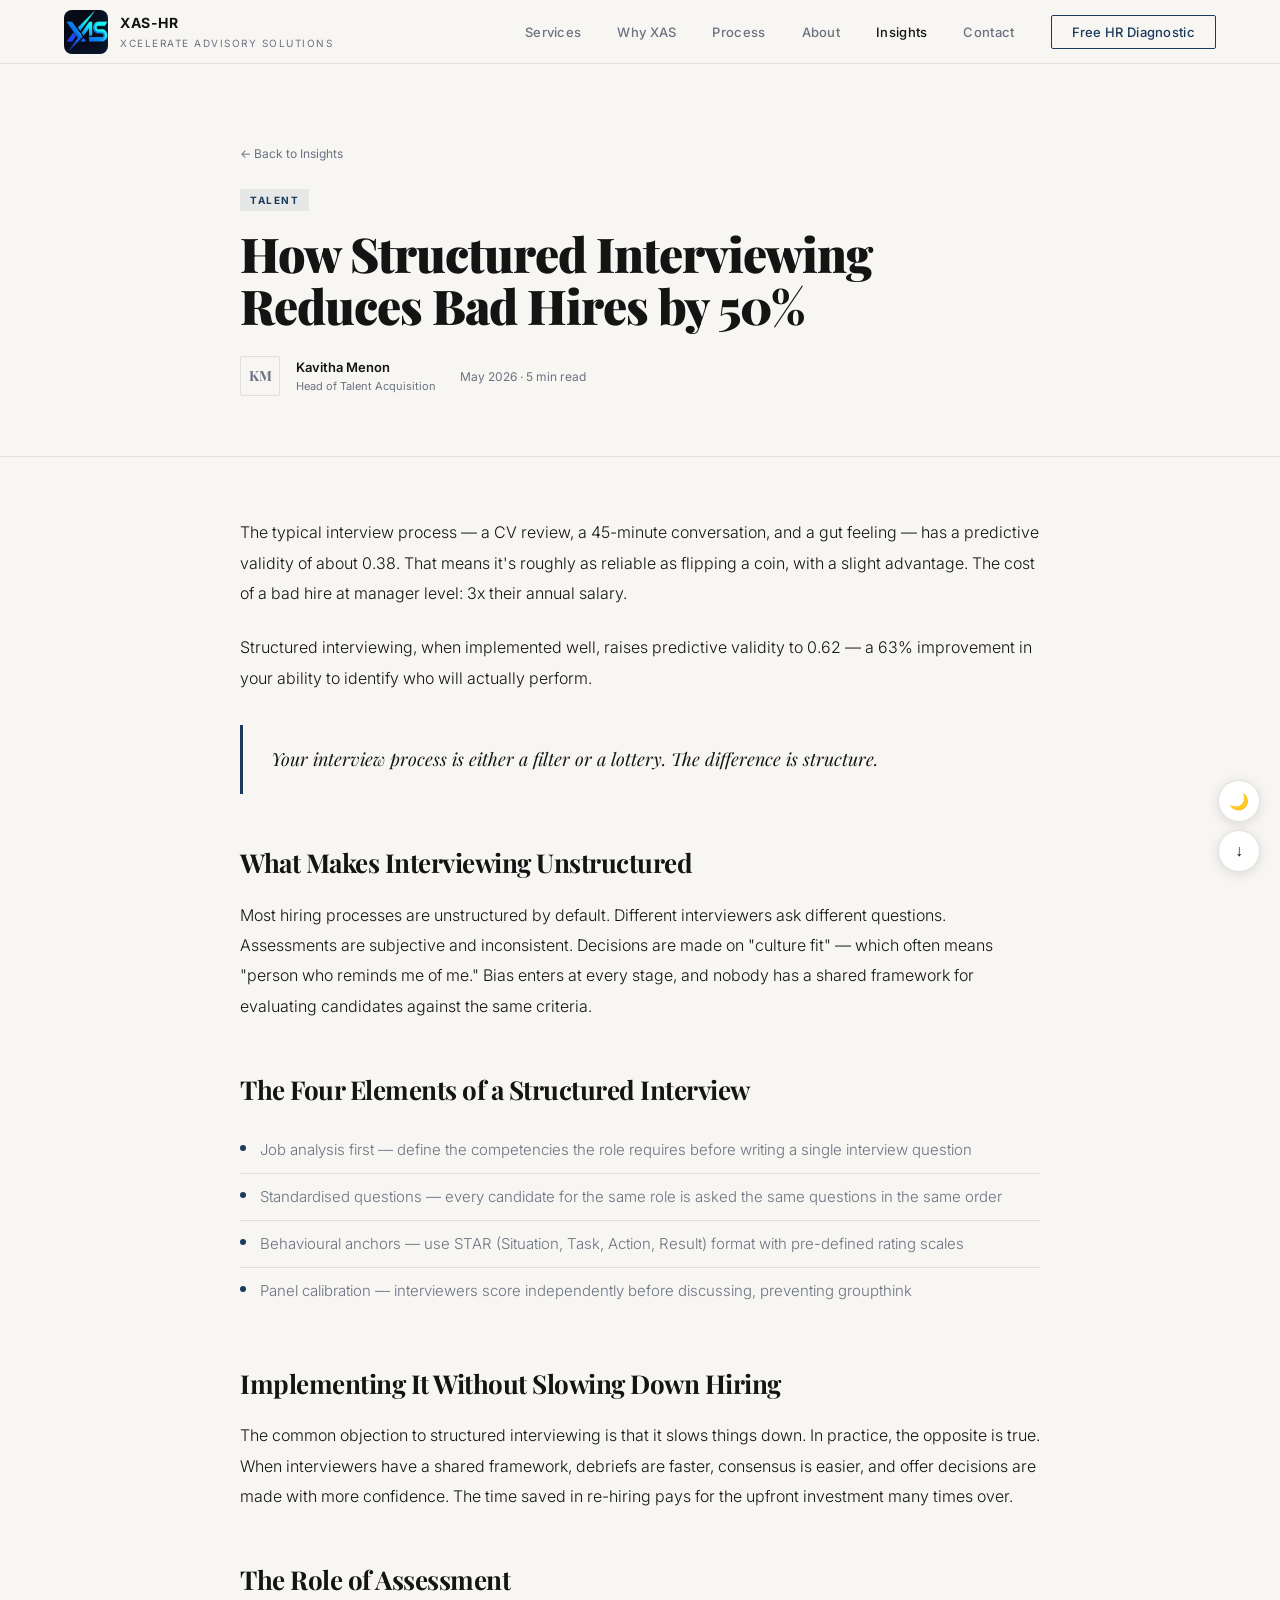
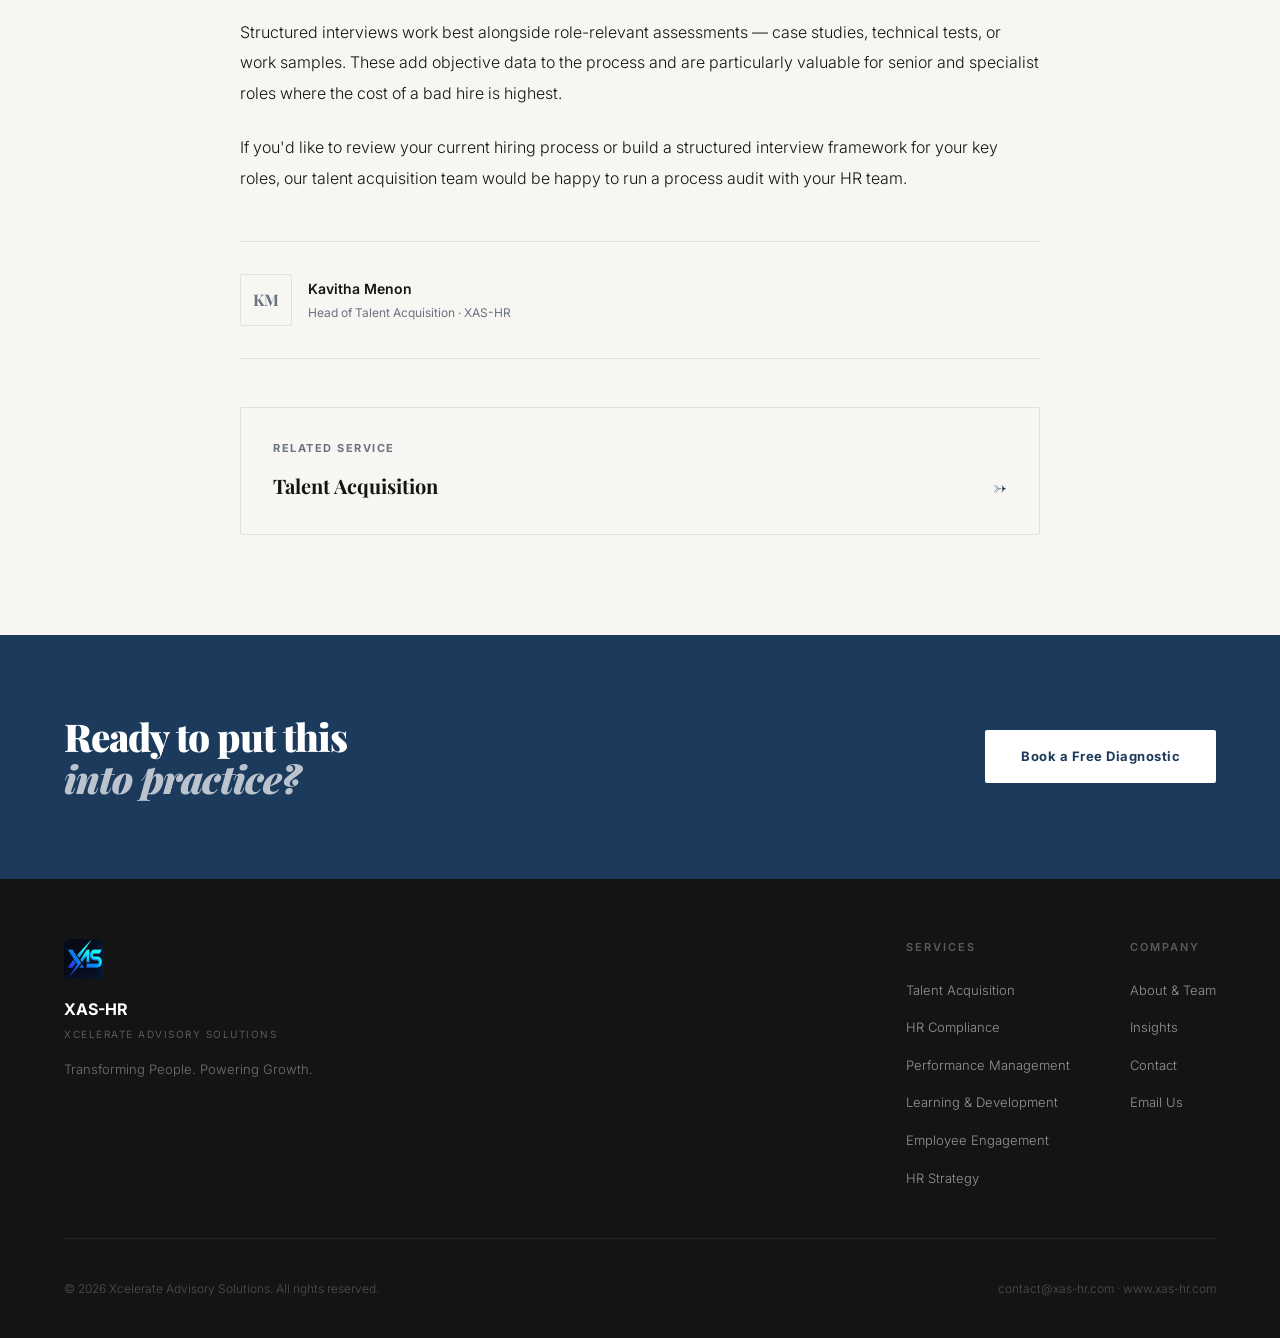
<file: blog/structured-hiring-reduce-bad-hires.html>
<!DOCTYPE html>
<html lang="en">
<head>
<meta charset="UTF-8"/>
<meta name="viewport" content="width=device-width,initial-scale=1.0"/>
<title>How Structured Interviewing Reduces Bad Hires by 50% — XAS-HR Insights</title>
<meta name="description" content="Unstructured interviews are little better than chance at predicting job performance. Here's what the research says — and what to do instead."/>
<link rel="preconnect" href="https://fonts.googleapis.com">
<link rel="preconnect" href="https://fonts.gstatic.com" crossorigin>
<link href="https://fonts.googleapis.com/css2?family=Playfair+Display:ital,wght@0,700;0,900;1,400&family=Inter:wght@300;400;500;600;700&display=swap" rel="stylesheet">
<link rel="stylesheet" href="../css/style.css"/>
<link rel="stylesheet" href="../css/pages.css"/>
</head>
<body>
<nav>
  <a href="../index.html" class="nav-logo">
    <img src="../images/logo.jpg" alt="XAS-HR Logo" />
    <div><span class="logo-name">XAS-HR</span><span class="logo-sub">Xcelerate Advisory Solutions</span></div>
  </a>
  <ul class="nav-links">
    <li><a href="../index.html#services">Services</a></li>
    <li><a href="../index.html#why">Why XAS</a></li>
    <li><a href="../index.html#process">Process</a></li>
    <li><a href="../about.html">About</a></li>
    <li><a href="index.html" style="color:var(--ink)">Insights</a></li>
    <li><a href="../index.html#contact">Contact</a></li>
    <li><a href="../index.html#contact" class="nav-cta">Free HR Diagnostic</a></li>
  </ul>
  <button class="hamburger" aria-label="Menu"><span></span><span></span><span></span></button>
</nav>

<div class="blog-post-hero">
  <div class="blog-post-hero-inner">
    <div style="margin-bottom:20px;">
      <a href="index.html" style="font-size:12px;color:var(--mid);text-decoration:none;display:inline-flex;align-items:center;gap:6px;">← Back to Insights</a>
    </div>
    <div class="blog-tag" style="margin-bottom:16px;">Talent</div>
    <h1 style="font-family:'Playfair Display',serif;font-size:clamp(28px,4vw,48px);font-weight:900;line-height:1.1;letter-spacing:-1px;color:var(--ink);margin:0 0 24px;">How Structured Interviewing Reduces Bad Hires by 50%</h1>
    <div style="display:flex;align-items:center;gap:16px;flex-wrap:wrap;">
      <div style="width:40px;height:40px;border-radius:2px;background:var(--canvas);border:1px solid var(--rule);display:flex;align-items:center;justify-content:center;font-family:'Playfair Display',serif;font-size:14px;font-weight:700;color:var(--mid);">KM</div>
      <div>
        <div style="font-size:13px;font-weight:600;color:var(--ink);">Kavitha Menon</div>
        <div style="font-size:11px;color:var(--mid);">Head of Talent Acquisition</div>
      </div>
      <div style="font-size:12px;color:var(--mid);margin-left:8px;">May 2026 &middot; 5 min read</div>
    </div>
  </div>
</div>

<div class="blog-post-body">
  <div class="blog-post-body-inner">
    
<p>The typical interview process — a CV review, a 45-minute conversation, and a gut feeling — has a predictive validity of about 0.38. That means it's roughly as reliable as flipping a coin, with a slight advantage. The cost of a bad hire at manager level: 3x their annual salary.</p>
<p>Structured interviewing, when implemented well, raises predictive validity to 0.62 — a 63% improvement in your ability to identify who will actually perform.</p>
<blockquote><p>Your interview process is either a filter or a lottery. The difference is structure.</p></blockquote>
<h2>What Makes Interviewing Unstructured</h2>
<p>Most hiring processes are unstructured by default. Different interviewers ask different questions. Assessments are subjective and inconsistent. Decisions are made on "culture fit" — which often means "person who reminds me of me." Bias enters at every stage, and nobody has a shared framework for evaluating candidates against the same criteria.</p>
<h2>The Four Elements of a Structured Interview</h2>
<ul>
<li>Job analysis first — define the competencies the role requires before writing a single interview question</li>
<li>Standardised questions — every candidate for the same role is asked the same questions in the same order</li>
<li>Behavioural anchors — use STAR (Situation, Task, Action, Result) format with pre-defined rating scales</li>
<li>Panel calibration — interviewers score independently before discussing, preventing groupthink</li>
</ul>
<h2>Implementing It Without Slowing Down Hiring</h2>
<p>The common objection to structured interviewing is that it slows things down. In practice, the opposite is true. When interviewers have a shared framework, debriefs are faster, consensus is easier, and offer decisions are made with more confidence. The time saved in re-hiring pays for the upfront investment many times over.</p>
<h2>The Role of Assessment</h2>
<p>Structured interviews work best alongside role-relevant assessments — case studies, technical tests, or work samples. These add objective data to the process and are particularly valuable for senior and specialist roles where the cost of a bad hire is highest.</p>
<p>If you'd like to review your current hiring process or build a structured interview framework for your key roles, our talent acquisition team would be happy to run a process audit with your HR team.</p>

    <div class="blog-author">
      <div class="blog-author-avatar">KM</div>
      <div>
        <div class="blog-author-name">Kavitha Menon</div>
        <div class="blog-author-role">Head of Talent Acquisition · XAS-HR</div>
      </div>
    </div>
    <div style="padding:32px;background:var(--canvas);border:1px solid var(--rule);border-radius:2px;">
      <div style="font-size:11px;font-weight:700;letter-spacing:1.5px;text-transform:uppercase;color:var(--mid);margin-bottom:12px;">Related Service</div>
      <a href="../services/talent-acquisition.html" style="font-family:'Playfair Display',serif;font-size:20px;font-weight:700;color:var(--ink);text-decoration:none;display:flex;align-items:center;justify-content:space-between;">
        Talent Acquisition <span style="color:var(--accent)">→</span>
      </a>
    </div>
  </div>
</div>

<div class="cta-band">
  <div class="cta-band-inner">
    <h2 class="cta-headline">Ready to put this<br/><em>into practice?</em></h2>
    <a href="../index.html#contact" class="btn-white">Book a Free Diagnostic</a>
  </div>
</div>

<footer>
  <div class="footer-inner">
    <div class="footer-top">
      <div class="footer-brand">
        <img src="../images/logo.jpg" alt="XAS-HR" style="width:40px;height:40px;border-radius:6px;margin-bottom:10px;" />
        <span class="footer-logo-name">XAS-HR</span>
        <span class="footer-logo-sub">Xcelerate Advisory Solutions</span>
        <p>Transforming People. Powering Growth.</p>
      </div>
      <div class="footer-links">
        <div class="footer-col">
          <h4>Services</h4>
          <ul>
            <li><a href="../services/talent-acquisition.html">Talent Acquisition</a></li>
            <li><a href="../services/hr-compliance.html">HR Compliance</a></li>
            <li><a href="../services/performance-management.html">Performance Management</a></li>
            <li><a href="../services/learning-development.html">Learning &amp; Development</a></li>
            <li><a href="../services/employee-engagement.html">Employee Engagement</a></li>
            <li><a href="../services/hr-strategy.html">HR Strategy</a></li>
          </ul>
        </div>
        <div class="footer-col">
          <h4>Company</h4>
          <ul>
            <li><a href="../about.html">About &amp; Team</a></li>
            <li><a href="index.html">Insights</a></li>
            <li><a href="../index.html#contact">Contact</a></li>
            <li><a href="mailto:contact@xas-hr.com">Email Us</a></li>
          </ul>
        </div>
      </div>
    </div>
    <div class="footer-bottom">
      <p>&copy; 2026 Xcelerate Advisory Solutions. All rights reserved.</p>
      <p>contact@xas-hr.com &middot; www.xas-hr.com</p>
    </div>
  </div>
</footer>
<script src="../js/main.js"></script>
</body></html>
</file>
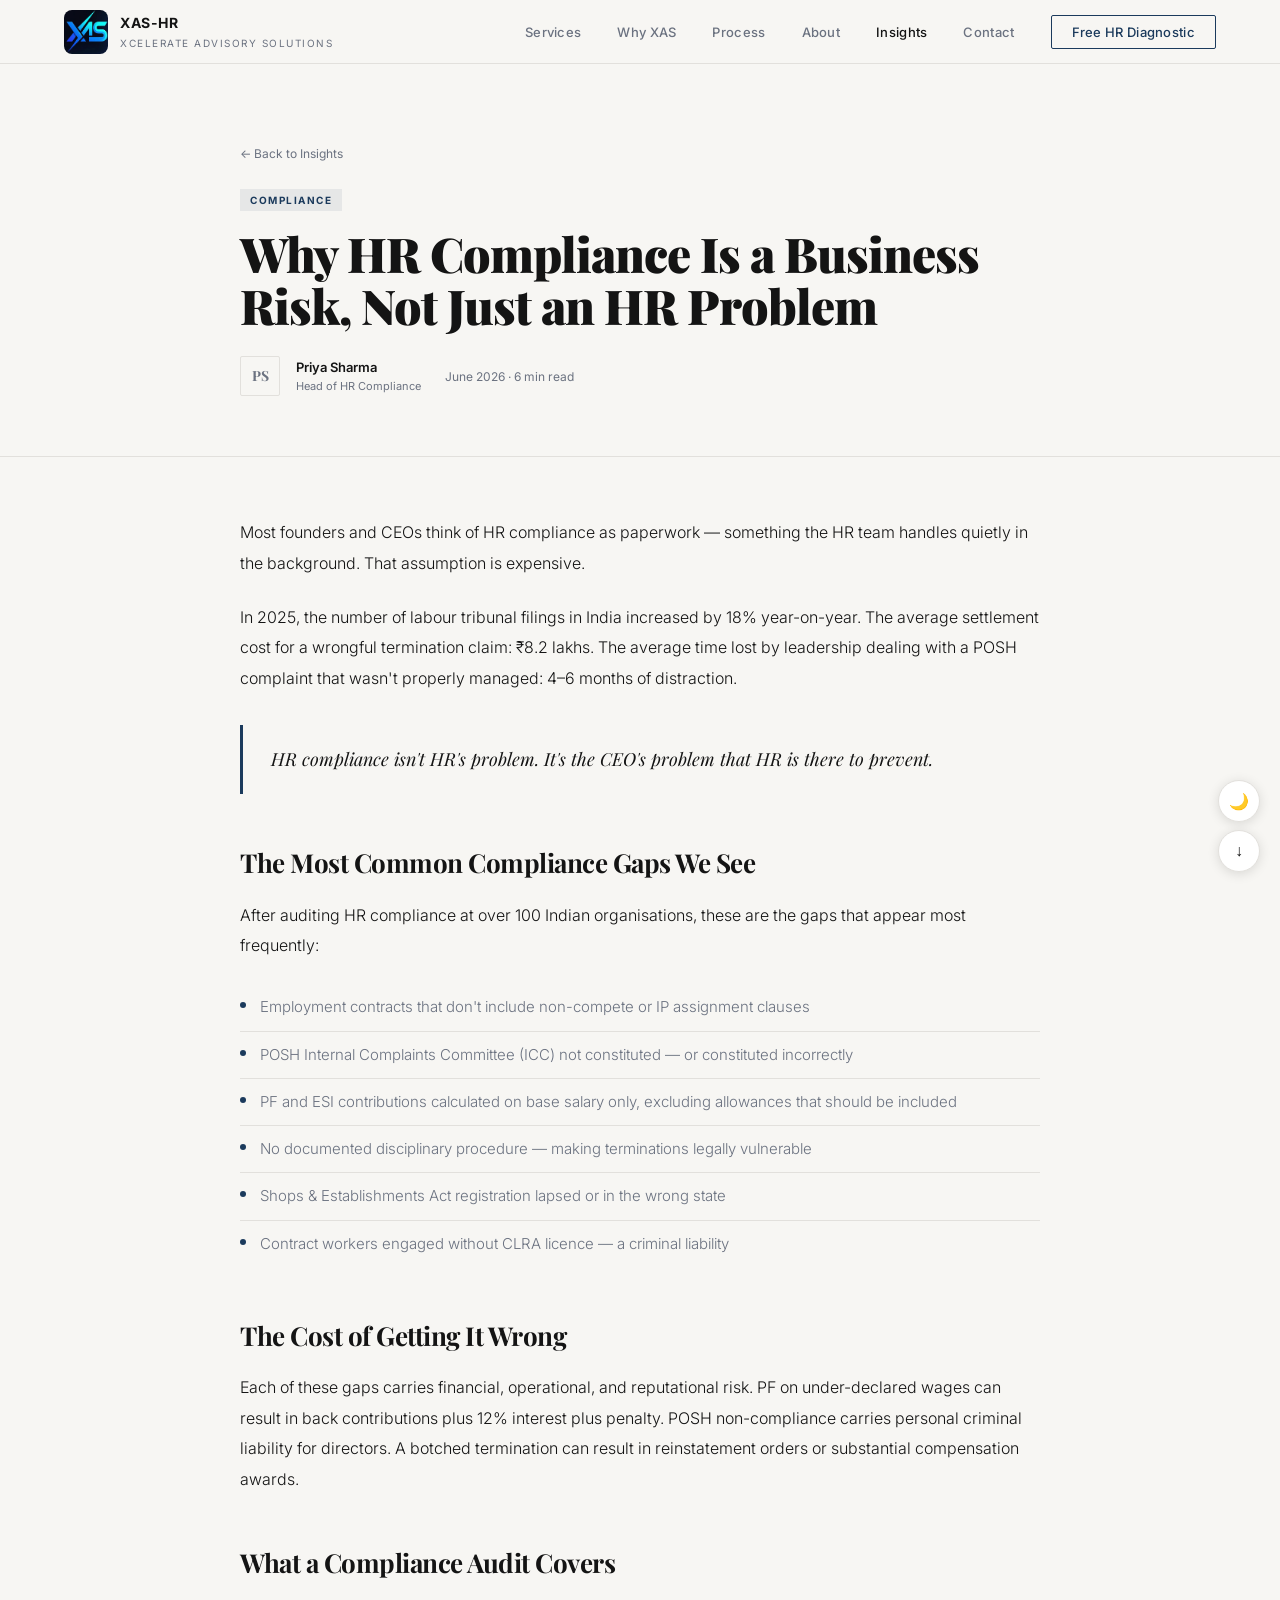
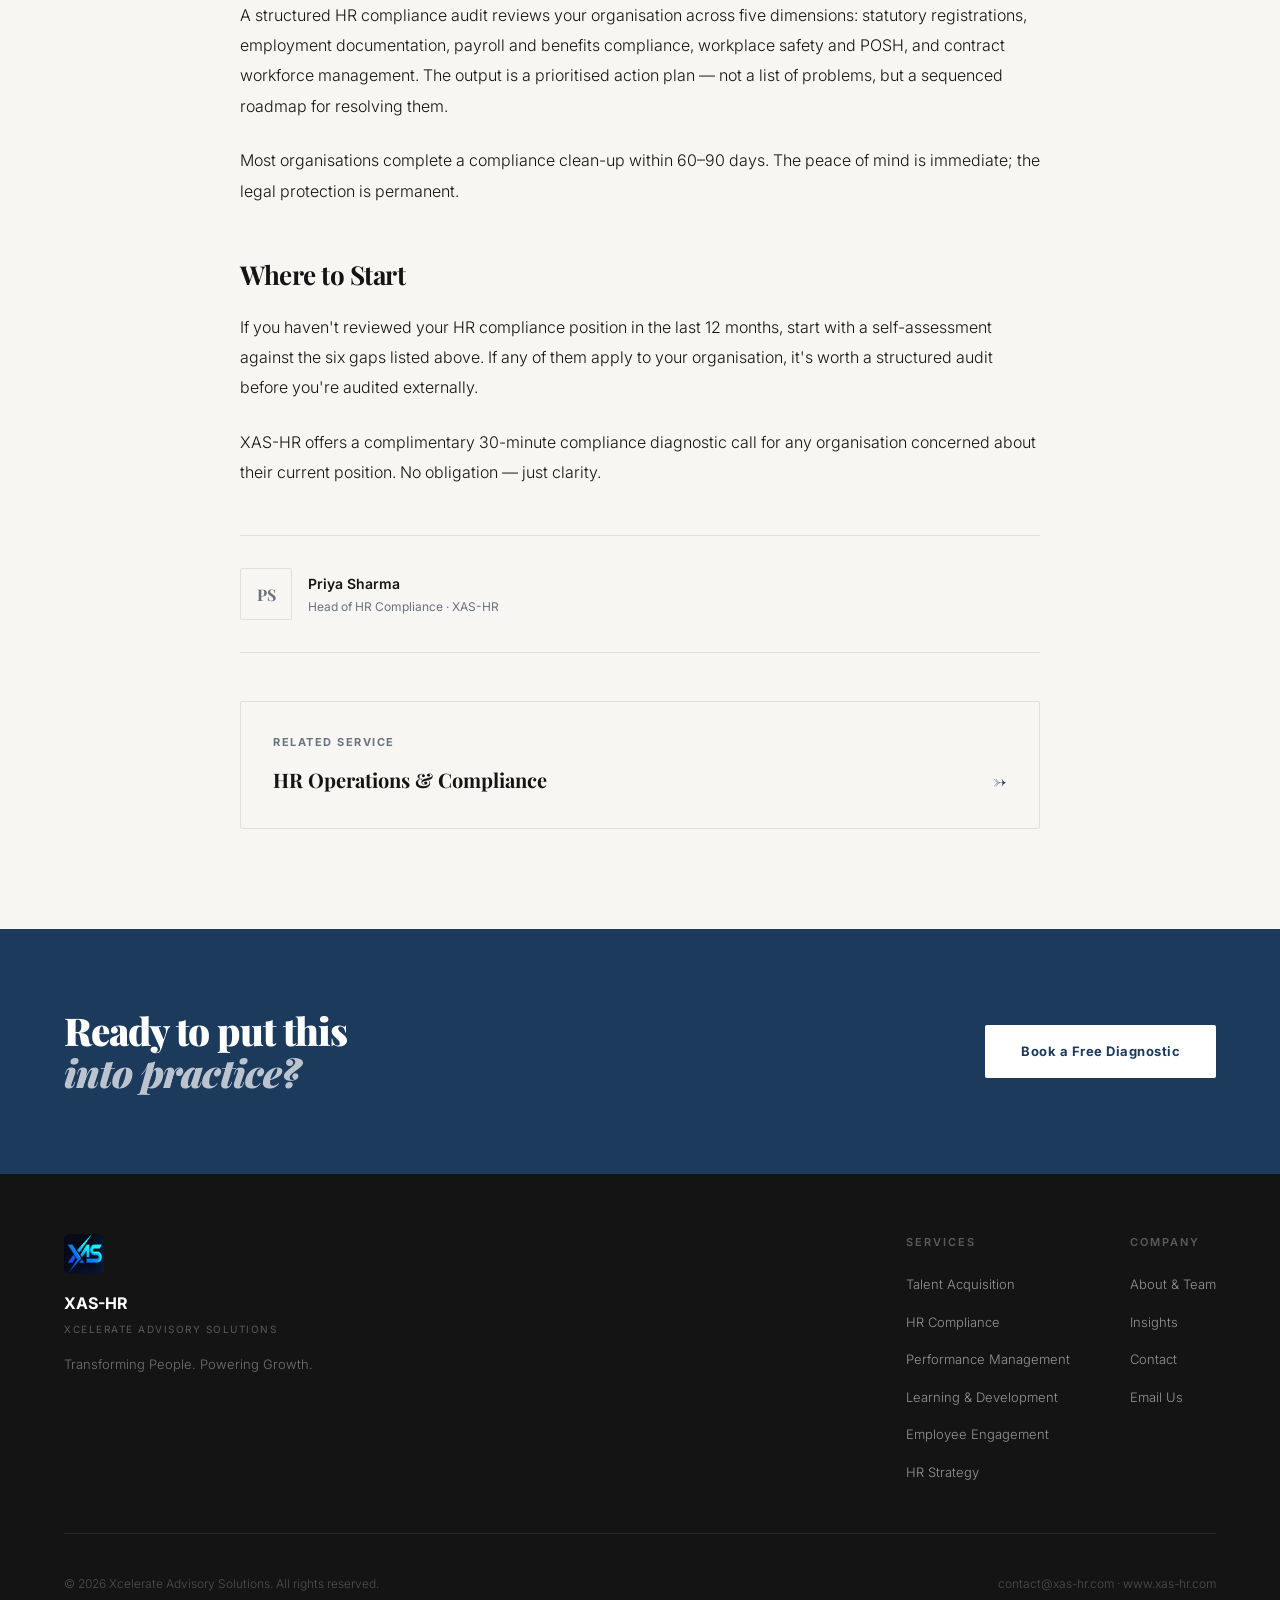
<file: blog/why-hr-compliance-is-business-critical.html>
<!DOCTYPE html>
<html lang="en">
<head>
<meta charset="UTF-8"/>
<meta name="viewport" content="width=device-width,initial-scale=1.0"/>
<title>Why HR Compliance Is a Business Risk, Not Just an HR Problem — XAS-HR Insights</title>
<meta name="description" content="A single labour tribunal claim can cost ₹5–50 lakhs and months of leadership distraction. Here's how to stay ahead of the risk."/>
<link rel="preconnect" href="https://fonts.googleapis.com">
<link rel="preconnect" href="https://fonts.gstatic.com" crossorigin>
<link href="https://fonts.googleapis.com/css2?family=Playfair+Display:ital,wght@0,700;0,900;1,400&family=Inter:wght@300;400;500;600;700&display=swap" rel="stylesheet">
<link rel="stylesheet" href="../css/style.css"/>
<link rel="stylesheet" href="../css/pages.css"/>
</head>
<body>
<nav>
  <a href="../index.html" class="nav-logo">
    <img src="../images/logo.jpg" alt="XAS-HR Logo" />
    <div><span class="logo-name">XAS-HR</span><span class="logo-sub">Xcelerate Advisory Solutions</span></div>
  </a>
  <ul class="nav-links">
    <li><a href="../index.html#services">Services</a></li>
    <li><a href="../index.html#why">Why XAS</a></li>
    <li><a href="../index.html#process">Process</a></li>
    <li><a href="../about.html">About</a></li>
    <li><a href="index.html" style="color:var(--ink)">Insights</a></li>
    <li><a href="../index.html#contact">Contact</a></li>
    <li><a href="../index.html#contact" class="nav-cta">Free HR Diagnostic</a></li>
  </ul>
  <button class="hamburger" aria-label="Menu"><span></span><span></span><span></span></button>
</nav>

<div class="blog-post-hero">
  <div class="blog-post-hero-inner">
    <div style="margin-bottom:20px;">
      <a href="index.html" style="font-size:12px;color:var(--mid);text-decoration:none;display:inline-flex;align-items:center;gap:6px;">← Back to Insights</a>
    </div>
    <div class="blog-tag" style="margin-bottom:16px;">Compliance</div>
    <h1 style="font-family:'Playfair Display',serif;font-size:clamp(28px,4vw,48px);font-weight:900;line-height:1.1;letter-spacing:-1px;color:var(--ink);margin:0 0 24px;">Why HR Compliance Is a Business Risk, Not Just an HR Problem</h1>
    <div style="display:flex;align-items:center;gap:16px;flex-wrap:wrap;">
      <div style="width:40px;height:40px;border-radius:2px;background:var(--canvas);border:1px solid var(--rule);display:flex;align-items:center;justify-content:center;font-family:'Playfair Display',serif;font-size:14px;font-weight:700;color:var(--mid);">PS</div>
      <div>
        <div style="font-size:13px;font-weight:600;color:var(--ink);">Priya Sharma</div>
        <div style="font-size:11px;color:var(--mid);">Head of HR Compliance</div>
      </div>
      <div style="font-size:12px;color:var(--mid);margin-left:8px;">June 2026 &middot; 6 min read</div>
    </div>
  </div>
</div>

<div class="blog-post-body">
  <div class="blog-post-body-inner">
    
<p>Most founders and CEOs think of HR compliance as paperwork — something the HR team handles quietly in the background. That assumption is expensive.</p>
<p>In 2025, the number of labour tribunal filings in India increased by 18% year-on-year. The average settlement cost for a wrongful termination claim: ₹8.2 lakhs. The average time lost by leadership dealing with a POSH complaint that wasn't properly managed: 4–6 months of distraction.</p>
<blockquote><p>HR compliance isn't HR's problem. It's the CEO's problem that HR is there to prevent.</p></blockquote>
<h2>The Most Common Compliance Gaps We See</h2>
<p>After auditing HR compliance at over 100 Indian organisations, these are the gaps that appear most frequently:</p>
<ul>
<li>Employment contracts that don't include non-compete or IP assignment clauses</li>
<li>POSH Internal Complaints Committee (ICC) not constituted — or constituted incorrectly</li>
<li>PF and ESI contributions calculated on base salary only, excluding allowances that should be included</li>
<li>No documented disciplinary procedure — making terminations legally vulnerable</li>
<li>Shops & Establishments Act registration lapsed or in the wrong state</li>
<li>Contract workers engaged without CLRA licence — a criminal liability</li>
</ul>
<h2>The Cost of Getting It Wrong</h2>
<p>Each of these gaps carries financial, operational, and reputational risk. PF on under-declared wages can result in back contributions plus 12% interest plus penalty. POSH non-compliance carries personal criminal liability for directors. A botched termination can result in reinstatement orders or substantial compensation awards.</p>
<h2>What a Compliance Audit Covers</h2>
<p>A structured HR compliance audit reviews your organisation across five dimensions: statutory registrations, employment documentation, payroll and benefits compliance, workplace safety and POSH, and contract workforce management. The output is a prioritised action plan — not a list of problems, but a sequenced roadmap for resolving them.</p>
<p>Most organisations complete a compliance clean-up within 60–90 days. The peace of mind is immediate; the legal protection is permanent.</p>
<h2>Where to Start</h2>
<p>If you haven't reviewed your HR compliance position in the last 12 months, start with a self-assessment against the six gaps listed above. If any of them apply to your organisation, it's worth a structured audit before you're audited externally.</p>
<p>XAS-HR offers a complimentary 30-minute compliance diagnostic call for any organisation concerned about their current position. No obligation — just clarity.</p>

    <div class="blog-author">
      <div class="blog-author-avatar">PS</div>
      <div>
        <div class="blog-author-name">Priya Sharma</div>
        <div class="blog-author-role">Head of HR Compliance · XAS-HR</div>
      </div>
    </div>
    <div style="padding:32px;background:var(--canvas);border:1px solid var(--rule);border-radius:2px;">
      <div style="font-size:11px;font-weight:700;letter-spacing:1.5px;text-transform:uppercase;color:var(--mid);margin-bottom:12px;">Related Service</div>
      <a href="../services/hr-compliance.html" style="font-family:'Playfair Display',serif;font-size:20px;font-weight:700;color:var(--ink);text-decoration:none;display:flex;align-items:center;justify-content:space-between;">
        HR Operations & Compliance <span style="color:var(--accent)">→</span>
      </a>
    </div>
  </div>
</div>

<div class="cta-band">
  <div class="cta-band-inner">
    <h2 class="cta-headline">Ready to put this<br/><em>into practice?</em></h2>
    <a href="../index.html#contact" class="btn-white">Book a Free Diagnostic</a>
  </div>
</div>

<footer>
  <div class="footer-inner">
    <div class="footer-top">
      <div class="footer-brand">
        <img src="../images/logo.jpg" alt="XAS-HR" style="width:40px;height:40px;border-radius:6px;margin-bottom:10px;" />
        <span class="footer-logo-name">XAS-HR</span>
        <span class="footer-logo-sub">Xcelerate Advisory Solutions</span>
        <p>Transforming People. Powering Growth.</p>
      </div>
      <div class="footer-links">
        <div class="footer-col">
          <h4>Services</h4>
          <ul>
            <li><a href="../services/talent-acquisition.html">Talent Acquisition</a></li>
            <li><a href="../services/hr-compliance.html">HR Compliance</a></li>
            <li><a href="../services/performance-management.html">Performance Management</a></li>
            <li><a href="../services/learning-development.html">Learning &amp; Development</a></li>
            <li><a href="../services/employee-engagement.html">Employee Engagement</a></li>
            <li><a href="../services/hr-strategy.html">HR Strategy</a></li>
          </ul>
        </div>
        <div class="footer-col">
          <h4>Company</h4>
          <ul>
            <li><a href="../about.html">About &amp; Team</a></li>
            <li><a href="index.html">Insights</a></li>
            <li><a href="../index.html#contact">Contact</a></li>
            <li><a href="mailto:contact@xas-hr.com">Email Us</a></li>
          </ul>
        </div>
      </div>
    </div>
    <div class="footer-bottom">
      <p>&copy; 2026 Xcelerate Advisory Solutions. All rights reserved.</p>
      <p>contact@xas-hr.com &middot; www.xas-hr.com</p>
    </div>
  </div>
</footer>
<script src="../js/main.js"></script>
</body></html>
</file>
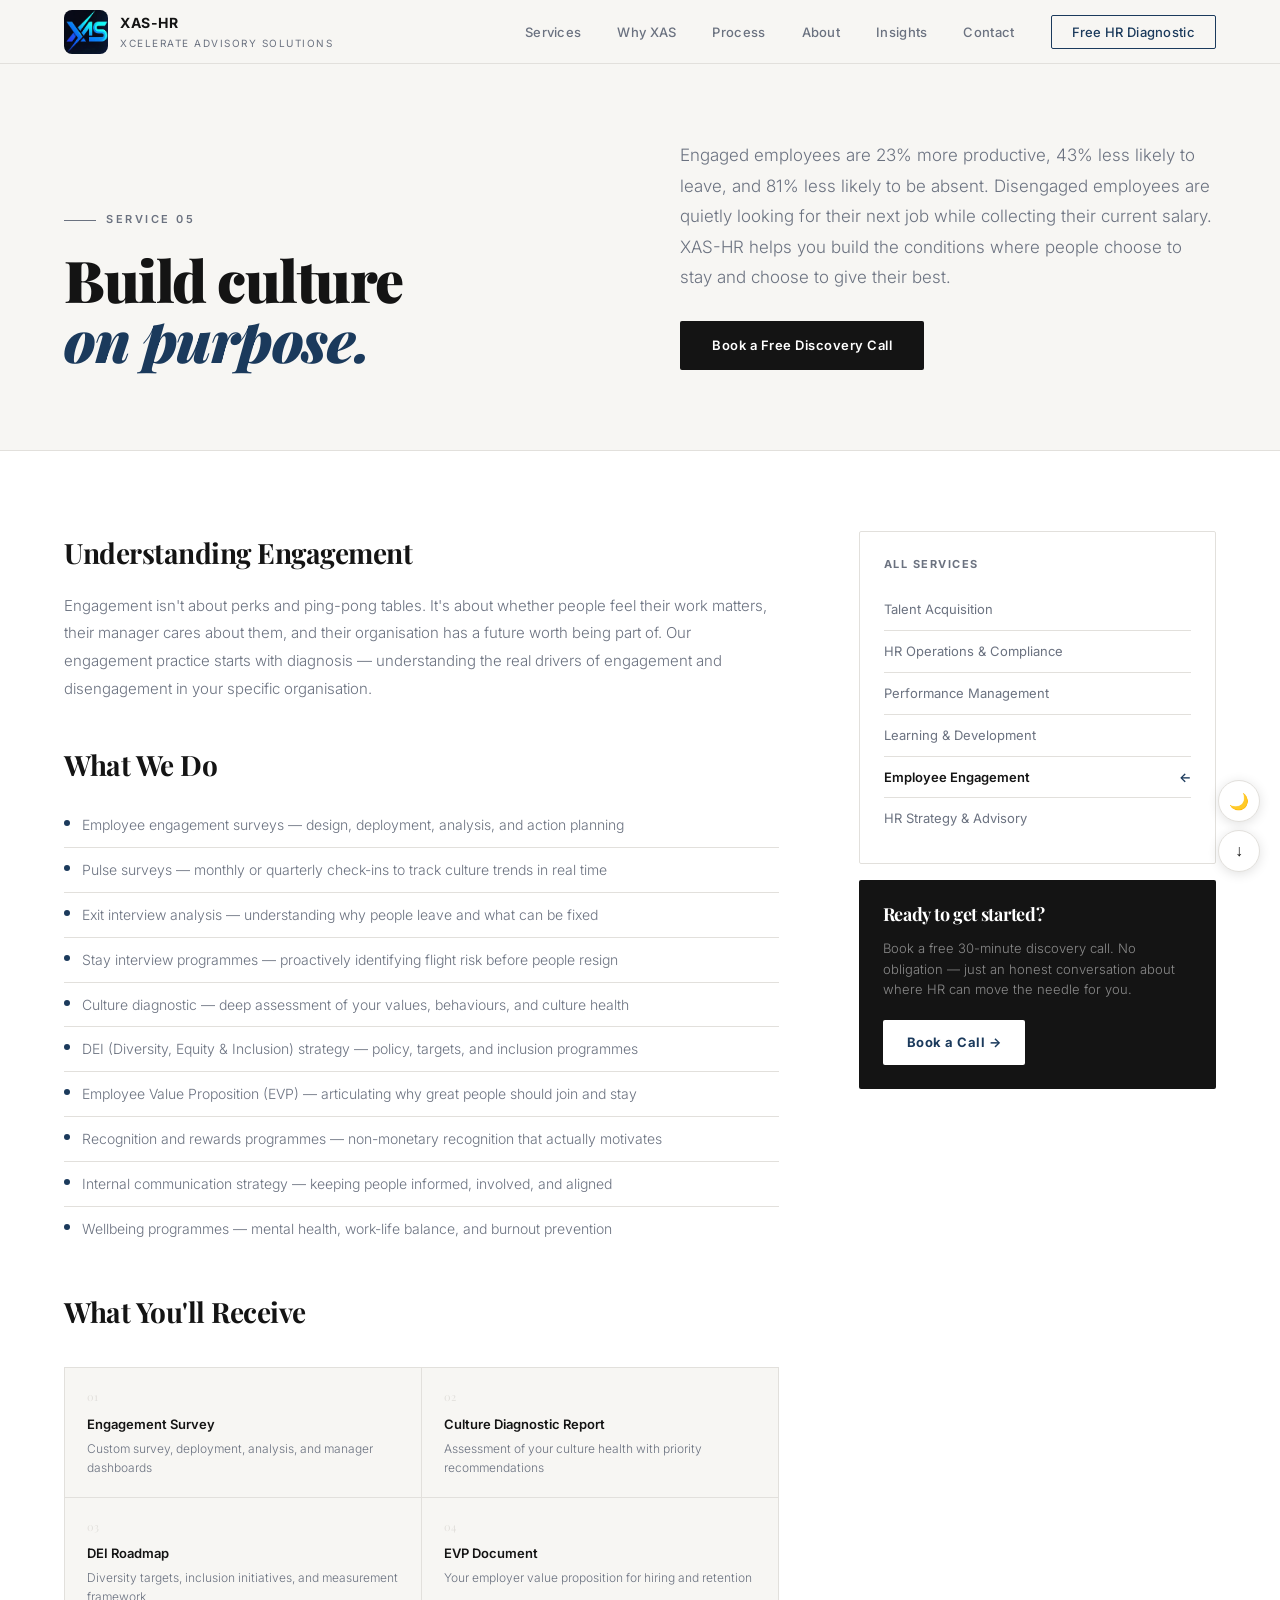
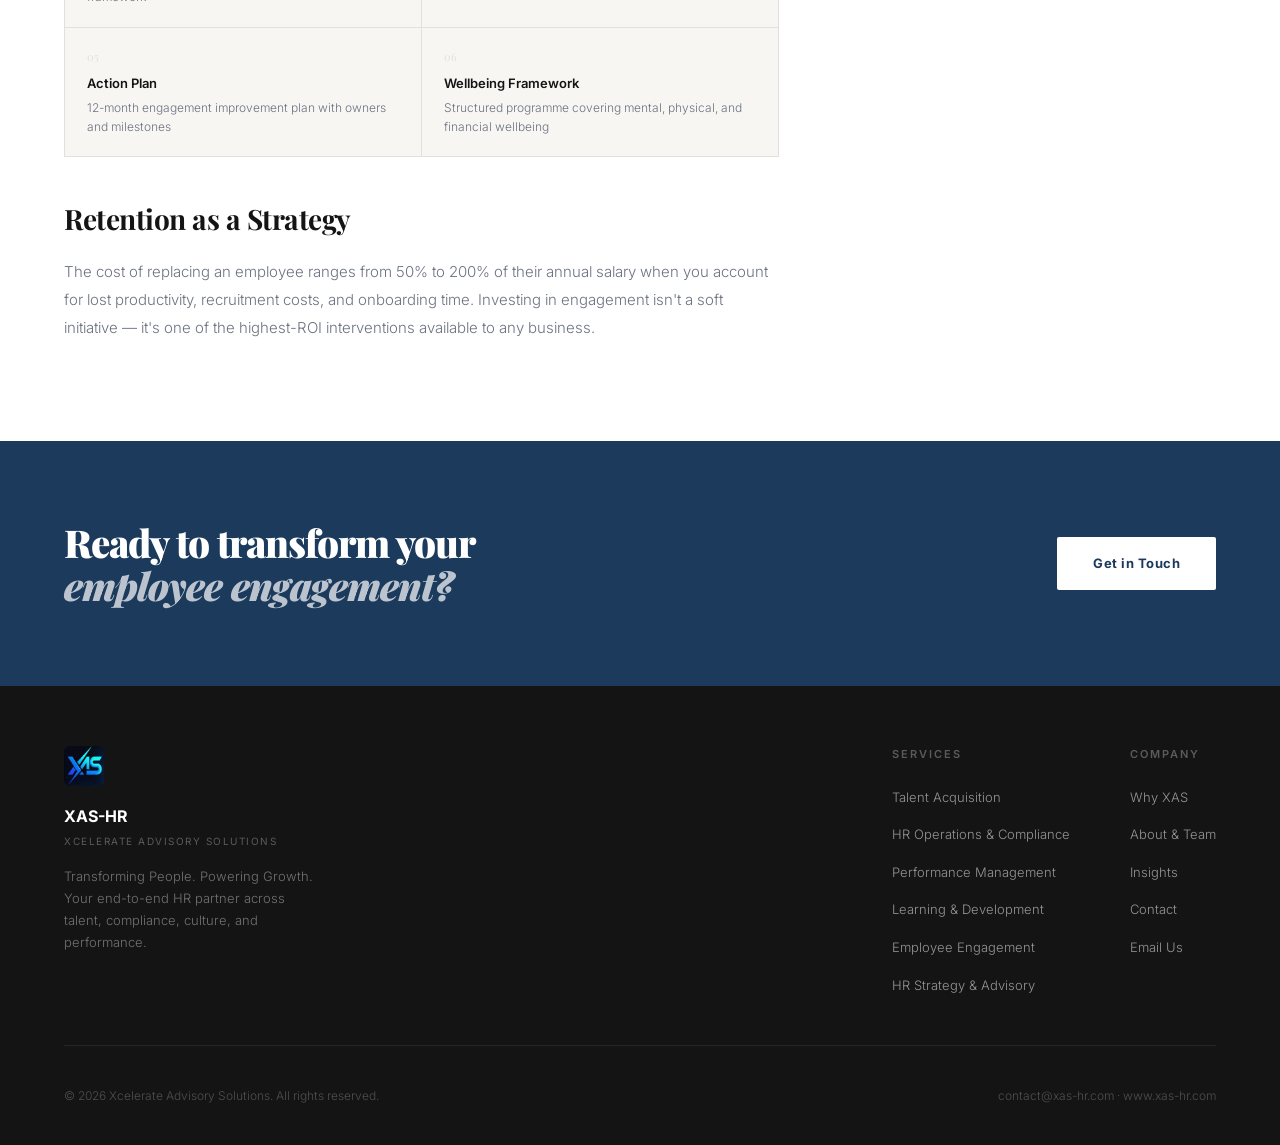
<file: services/employee-engagement.html>
<!DOCTYPE html>
<html lang="en">
<head>
<meta charset="UTF-8" />
<meta name="viewport" content="width=device-width, initial-scale=1.0" />
<title>Employee Engagement — XAS-HR</title>
<meta name="description" content="Culture diagnostics, engagement surveys, DEI initiatives, and retention strategies — because your best people always have options." />
<link rel="preconnect" href="https://fonts.googleapis.com">
<link rel="preconnect" href="https://fonts.gstatic.com" crossorigin>
<link href="https://fonts.googleapis.com/css2?family=Playfair+Display:ital,wght@0,700;0,900;1,400&family=Inter:wght@300;400;500;600;700&display=swap" rel="stylesheet">
<link rel="stylesheet" href="../css/style.css" />
<link rel="stylesheet" href="../css/pages.css" />
</head>
<body>
<nav>
  <a href="../index.html" class="nav-logo">
    <img src="../images/logo.jpg" alt="XAS-HR Logo" />
    <div>
      <span class="logo-name">XAS-HR</span>
      <span class="logo-sub">Xcelerate Advisory Solutions</span>
    </div>
  </a>
  <ul class="nav-links">
    <li><a href="../index.html#services">Services</a></li>
    <li><a href="../index.html#why">Why XAS</a></li>
    <li><a href="../index.html#process">Process</a></li>
    <li><a href="../about.html">About</a></li>
    <li><a href="../blog/index.html">Insights</a></li>
    <li><a href="../index.html#contact">Contact</a></li>
    <li><a href="../index.html#contact" class="nav-cta">Free HR Diagnostic</a></li>
  </ul>
  <button class="hamburger" aria-label="Menu"><span></span><span></span><span></span></button>
</nav>

<div class="page-hero">
  <div class="page-hero-inner">
    <div>
      <div class="page-eyebrow">Service 05</div>
      <h1 class="page-title">Build culture<br/><em>on purpose.</em></h1>
    </div>
    <div class="page-hero-right">
      <p>Engaged employees are 23% more productive, 43% less likely to leave, and 81% less likely to be absent. Disengaged employees are quietly looking for their next job while collecting their current salary. XAS-HR helps you build the conditions where people choose to stay and choose to give their best.</p>
      <a href="../index.html#contact" class="btn-primary">Book a Free Discovery Call</a>
    </div>
  </div>
</div>

<div class="service-body">
  <div class="service-body-inner">
    <div class="service-content">
      <h2>Understanding Engagement</h2>
      <p>Engagement isn't about perks and ping-pong tables. It's about whether people feel their work matters, their manager cares about them, and their organisation has a future worth being part of. Our engagement practice starts with diagnosis — understanding the real drivers of engagement and disengagement in your specific organisation.</p>
      <h2>What We Do</h2>
      <ul><li>Employee engagement surveys — design, deployment, analysis, and action planning</li><li>Pulse surveys — monthly or quarterly check-ins to track culture trends in real time</li><li>Exit interview analysis — understanding why people leave and what can be fixed</li><li>Stay interview programmes — proactively identifying flight risk before people resign</li><li>Culture diagnostic — deep assessment of your values, behaviours, and culture health</li><li>DEI (Diversity, Equity & Inclusion) strategy — policy, targets, and inclusion programmes</li><li>Employee Value Proposition (EVP) — articulating why great people should join and stay</li><li>Recognition and rewards programmes — non-monetary recognition that actually motivates</li><li>Internal communication strategy — keeping people informed, involved, and aligned</li><li>Wellbeing programmes — mental health, work-life balance, and burnout prevention</li></ul>
      <h2>What You'll Receive</h2>
      <div class="deliverables-grid"><div class="deliverable-item">
          <div class="deliverable-num">01</div>
          <div class="deliverable-title">Engagement Survey</div>
          <div class="deliverable-desc">Custom survey, deployment, analysis, and manager dashboards</div>
        </div><div class="deliverable-item">
          <div class="deliverable-num">02</div>
          <div class="deliverable-title">Culture Diagnostic Report</div>
          <div class="deliverable-desc">Assessment of your culture health with priority recommendations</div>
        </div><div class="deliverable-item">
          <div class="deliverable-num">03</div>
          <div class="deliverable-title">DEI Roadmap</div>
          <div class="deliverable-desc">Diversity targets, inclusion initiatives, and measurement framework</div>
        </div><div class="deliverable-item">
          <div class="deliverable-num">04</div>
          <div class="deliverable-title">EVP Document</div>
          <div class="deliverable-desc">Your employer value proposition for hiring and retention</div>
        </div><div class="deliverable-item">
          <div class="deliverable-num">05</div>
          <div class="deliverable-title">Action Plan</div>
          <div class="deliverable-desc">12-month engagement improvement plan with owners and milestones</div>
        </div><div class="deliverable-item">
          <div class="deliverable-num">06</div>
          <div class="deliverable-title">Wellbeing Framework</div>
          <div class="deliverable-desc">Structured programme covering mental, physical, and financial wellbeing</div>
        </div></div>
      <h2>Retention as a Strategy</h2>
      <p>The cost of replacing an employee ranges from 50% to 200% of their annual salary when you account for lost productivity, recruitment costs, and onboarding time. Investing in engagement isn't a soft initiative — it's one of the highest-ROI interventions available to any business.</p>
    </div>
    <div class="service-sidebar">
      <div class="sidebar-card">
        <div class="sidebar-card-title">All Services</div>
        <div class="sidebar-services"><a href="talent-acquisition.html" class="sidebar-service-link">Talent Acquisition</a>
<a href="hr-compliance.html" class="sidebar-service-link">HR Operations & Compliance</a>
<a href="performance-management.html" class="sidebar-service-link">Performance Management</a>
<a href="learning-development.html" class="sidebar-service-link">Learning & Development</a>
<a href="employee-engagement.html" class="sidebar-service-link active">Employee Engagement</a>
<a href="hr-strategy.html" class="sidebar-service-link">HR Strategy & Advisory</a>
</div>
      </div>
      <div class="sidebar-cta">
        <div class="sidebar-cta-title">Ready to get started?</div>
        <p>Book a free 30-minute discovery call. No obligation — just an honest conversation about where HR can move the needle for you.</p>
        <a href="../index.html#contact" class="btn-white" style="display:inline-block;background:#fff;color:var(--accent);padding:12px 24px;border-radius:2px;font-size:13px;font-weight:700;text-decoration:none;">Book a Call &rarr;</a>
      </div>
    </div>
  </div>
</div>

<div class="cta-band">
  <div class="cta-band-inner">
    <h2 class="cta-headline">Ready to transform your<br/><em>employee engagement?</em></h2>
    <a href="../index.html#contact" class="btn-white">Get in Touch</a>
  </div>
</div>

<footer>
  <div class="footer-inner">
    <div class="footer-top">
      <div class="footer-brand">
        <img src="../images/logo.jpg" alt="XAS-HR" style="width:40px;height:40px;border-radius:6px;margin-bottom:10px;" />
        <span class="footer-logo-name">XAS-HR</span>
        <span class="footer-logo-sub">Xcelerate Advisory Solutions</span>
        <p>Transforming People. Powering Growth. Your end-to-end HR partner across talent, compliance, culture, and performance.</p>
      </div>
      <div class="footer-links">
        <div class="footer-col">
          <h4>Services</h4>
          <ul>
            <li><a href="talent-acquisition.html">Talent Acquisition</a></li>
            <li><a href="hr-compliance.html">HR Operations &amp; Compliance</a></li>
            <li><a href="performance-management.html">Performance Management</a></li>
            <li><a href="learning-development.html">Learning &amp; Development</a></li>
            <li><a href="employee-engagement.html">Employee Engagement</a></li>
            <li><a href="hr-strategy.html">HR Strategy &amp; Advisory</a></li>
          </ul>
        </div>
        <div class="footer-col">
          <h4>Company</h4>
          <ul>
            <li><a href="../index.html#why">Why XAS</a></li>
            <li><a href="../about.html">About &amp; Team</a></li>
            <li><a href="../blog/index.html">Insights</a></li>
            <li><a href="../index.html#contact">Contact</a></li>
            <li><a href="mailto:contact@xas-hr.com">Email Us</a></li>
          </ul>
        </div>
      </div>
    </div>
    <div class="footer-bottom">
      <p>&copy; 2026 Xcelerate Advisory Solutions. All rights reserved.</p>
      <p>contact@xas-hr.com &middot; www.xas-hr.com</p>
    </div>
  </div>
</footer>
<script src="../js/main.js"></script>
</body>
</html>
</file>
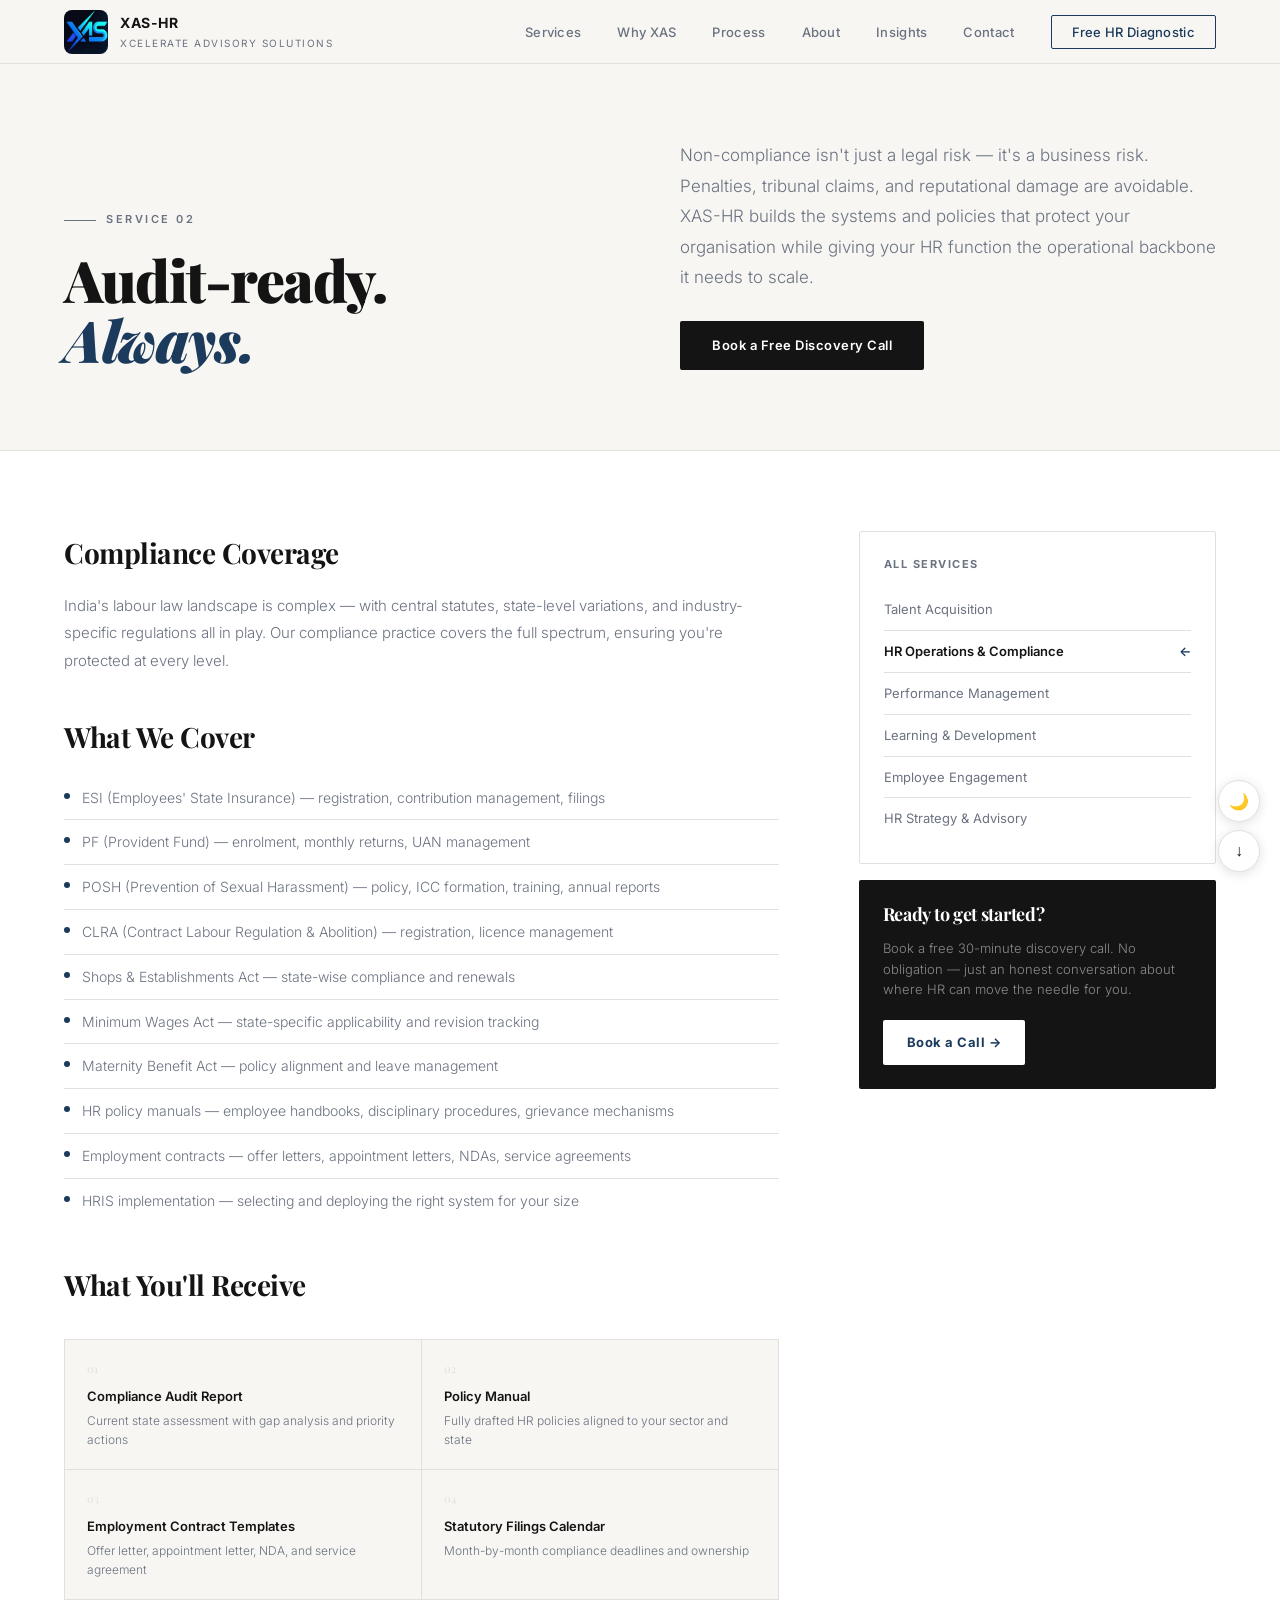
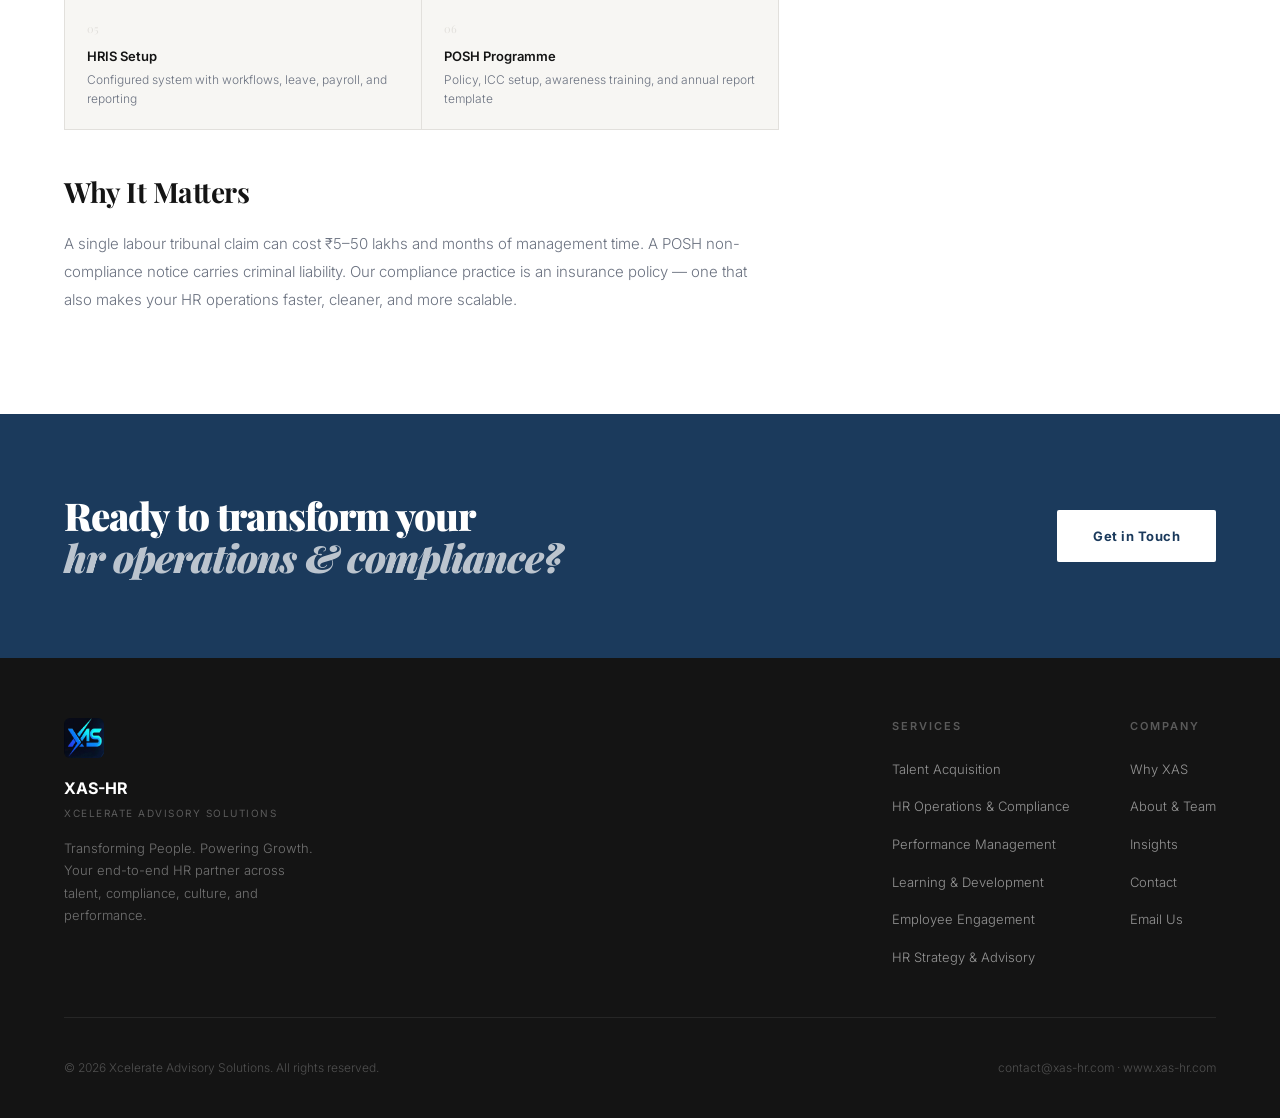
<file: services/hr-compliance.html>
<!DOCTYPE html>
<html lang="en">
<head>
<meta charset="UTF-8" />
<meta name="viewport" content="width=device-width, initial-scale=1.0" />
<title>HR Operations & Compliance — XAS-HR</title>
<meta name="description" content="Policy design, statutory compliance, HRIS implementation, and documentation that keeps you legally protected across every Indian labour law framework." />
<link rel="preconnect" href="https://fonts.googleapis.com">
<link rel="preconnect" href="https://fonts.gstatic.com" crossorigin>
<link href="https://fonts.googleapis.com/css2?family=Playfair+Display:ital,wght@0,700;0,900;1,400&family=Inter:wght@300;400;500;600;700&display=swap" rel="stylesheet">
<link rel="stylesheet" href="../css/style.css" />
<link rel="stylesheet" href="../css/pages.css" />
</head>
<body>
<nav>
  <a href="../index.html" class="nav-logo">
    <img src="../images/logo.jpg" alt="XAS-HR Logo" />
    <div>
      <span class="logo-name">XAS-HR</span>
      <span class="logo-sub">Xcelerate Advisory Solutions</span>
    </div>
  </a>
  <ul class="nav-links">
    <li><a href="../index.html#services">Services</a></li>
    <li><a href="../index.html#why">Why XAS</a></li>
    <li><a href="../index.html#process">Process</a></li>
    <li><a href="../about.html">About</a></li>
    <li><a href="../blog/index.html">Insights</a></li>
    <li><a href="../index.html#contact">Contact</a></li>
    <li><a href="../index.html#contact" class="nav-cta">Free HR Diagnostic</a></li>
  </ul>
  <button class="hamburger" aria-label="Menu"><span></span><span></span><span></span></button>
</nav>

<div class="page-hero">
  <div class="page-hero-inner">
    <div>
      <div class="page-eyebrow">Service 02</div>
      <h1 class="page-title">Audit-ready.<br/><em>Always.</em></h1>
    </div>
    <div class="page-hero-right">
      <p>Non-compliance isn't just a legal risk — it's a business risk. Penalties, tribunal claims, and reputational damage are avoidable. XAS-HR builds the systems and policies that protect your organisation while giving your HR function the operational backbone it needs to scale.</p>
      <a href="../index.html#contact" class="btn-primary">Book a Free Discovery Call</a>
    </div>
  </div>
</div>

<div class="service-body">
  <div class="service-body-inner">
    <div class="service-content">
      <h2>Compliance Coverage</h2>
      <p>India's labour law landscape is complex — with central statutes, state-level variations, and industry-specific regulations all in play. Our compliance practice covers the full spectrum, ensuring you're protected at every level.</p>
      <h2>What We Cover</h2>
      <ul><li>ESI (Employees' State Insurance) — registration, contribution management, filings</li><li>PF (Provident Fund) — enrolment, monthly returns, UAN management</li><li>POSH (Prevention of Sexual Harassment) — policy, ICC formation, training, annual reports</li><li>CLRA (Contract Labour Regulation & Abolition) — registration, licence management</li><li>Shops & Establishments Act — state-wise compliance and renewals</li><li>Minimum Wages Act — state-specific applicability and revision tracking</li><li>Maternity Benefit Act — policy alignment and leave management</li><li>HR policy manuals — employee handbooks, disciplinary procedures, grievance mechanisms</li><li>Employment contracts — offer letters, appointment letters, NDAs, service agreements</li><li>HRIS implementation — selecting and deploying the right system for your size</li></ul>
      <h2>What You'll Receive</h2>
      <div class="deliverables-grid"><div class="deliverable-item">
          <div class="deliverable-num">01</div>
          <div class="deliverable-title">Compliance Audit Report</div>
          <div class="deliverable-desc">Current state assessment with gap analysis and priority actions</div>
        </div><div class="deliverable-item">
          <div class="deliverable-num">02</div>
          <div class="deliverable-title">Policy Manual</div>
          <div class="deliverable-desc">Fully drafted HR policies aligned to your sector and state</div>
        </div><div class="deliverable-item">
          <div class="deliverable-num">03</div>
          <div class="deliverable-title">Employment Contract Templates</div>
          <div class="deliverable-desc">Offer letter, appointment letter, NDA, and service agreement</div>
        </div><div class="deliverable-item">
          <div class="deliverable-num">04</div>
          <div class="deliverable-title">Statutory Filings Calendar</div>
          <div class="deliverable-desc">Month-by-month compliance deadlines and ownership</div>
        </div><div class="deliverable-item">
          <div class="deliverable-num">05</div>
          <div class="deliverable-title">HRIS Setup</div>
          <div class="deliverable-desc">Configured system with workflows, leave, payroll, and reporting</div>
        </div><div class="deliverable-item">
          <div class="deliverable-num">06</div>
          <div class="deliverable-title">POSH Programme</div>
          <div class="deliverable-desc">Policy, ICC setup, awareness training, and annual report template</div>
        </div></div>
      <h2>Why It Matters</h2>
      <p>A single labour tribunal claim can cost ₹5–50 lakhs and months of management time. A POSH non-compliance notice carries criminal liability. Our compliance practice is an insurance policy — one that also makes your HR operations faster, cleaner, and more scalable.</p>
    </div>
    <div class="service-sidebar">
      <div class="sidebar-card">
        <div class="sidebar-card-title">All Services</div>
        <div class="sidebar-services"><a href="talent-acquisition.html" class="sidebar-service-link">Talent Acquisition</a>
<a href="hr-compliance.html" class="sidebar-service-link active">HR Operations & Compliance</a>
<a href="performance-management.html" class="sidebar-service-link">Performance Management</a>
<a href="learning-development.html" class="sidebar-service-link">Learning & Development</a>
<a href="employee-engagement.html" class="sidebar-service-link">Employee Engagement</a>
<a href="hr-strategy.html" class="sidebar-service-link">HR Strategy & Advisory</a>
</div>
      </div>
      <div class="sidebar-cta">
        <div class="sidebar-cta-title">Ready to get started?</div>
        <p>Book a free 30-minute discovery call. No obligation — just an honest conversation about where HR can move the needle for you.</p>
        <a href="../index.html#contact" class="btn-white" style="display:inline-block;background:#fff;color:var(--accent);padding:12px 24px;border-radius:2px;font-size:13px;font-weight:700;text-decoration:none;">Book a Call &rarr;</a>
      </div>
    </div>
  </div>
</div>

<div class="cta-band">
  <div class="cta-band-inner">
    <h2 class="cta-headline">Ready to transform your<br/><em>hr operations & compliance?</em></h2>
    <a href="../index.html#contact" class="btn-white">Get in Touch</a>
  </div>
</div>

<footer>
  <div class="footer-inner">
    <div class="footer-top">
      <div class="footer-brand">
        <img src="../images/logo.jpg" alt="XAS-HR" style="width:40px;height:40px;border-radius:6px;margin-bottom:10px;" />
        <span class="footer-logo-name">XAS-HR</span>
        <span class="footer-logo-sub">Xcelerate Advisory Solutions</span>
        <p>Transforming People. Powering Growth. Your end-to-end HR partner across talent, compliance, culture, and performance.</p>
      </div>
      <div class="footer-links">
        <div class="footer-col">
          <h4>Services</h4>
          <ul>
            <li><a href="talent-acquisition.html">Talent Acquisition</a></li>
            <li><a href="hr-compliance.html">HR Operations &amp; Compliance</a></li>
            <li><a href="performance-management.html">Performance Management</a></li>
            <li><a href="learning-development.html">Learning &amp; Development</a></li>
            <li><a href="employee-engagement.html">Employee Engagement</a></li>
            <li><a href="hr-strategy.html">HR Strategy &amp; Advisory</a></li>
          </ul>
        </div>
        <div class="footer-col">
          <h4>Company</h4>
          <ul>
            <li><a href="../index.html#why">Why XAS</a></li>
            <li><a href="../about.html">About &amp; Team</a></li>
            <li><a href="../blog/index.html">Insights</a></li>
            <li><a href="../index.html#contact">Contact</a></li>
            <li><a href="mailto:contact@xas-hr.com">Email Us</a></li>
          </ul>
        </div>
      </div>
    </div>
    <div class="footer-bottom">
      <p>&copy; 2026 Xcelerate Advisory Solutions. All rights reserved.</p>
      <p>contact@xas-hr.com &middot; www.xas-hr.com</p>
    </div>
  </div>
</footer>
<script src="../js/main.js"></script>
</body>
</html>
</file>
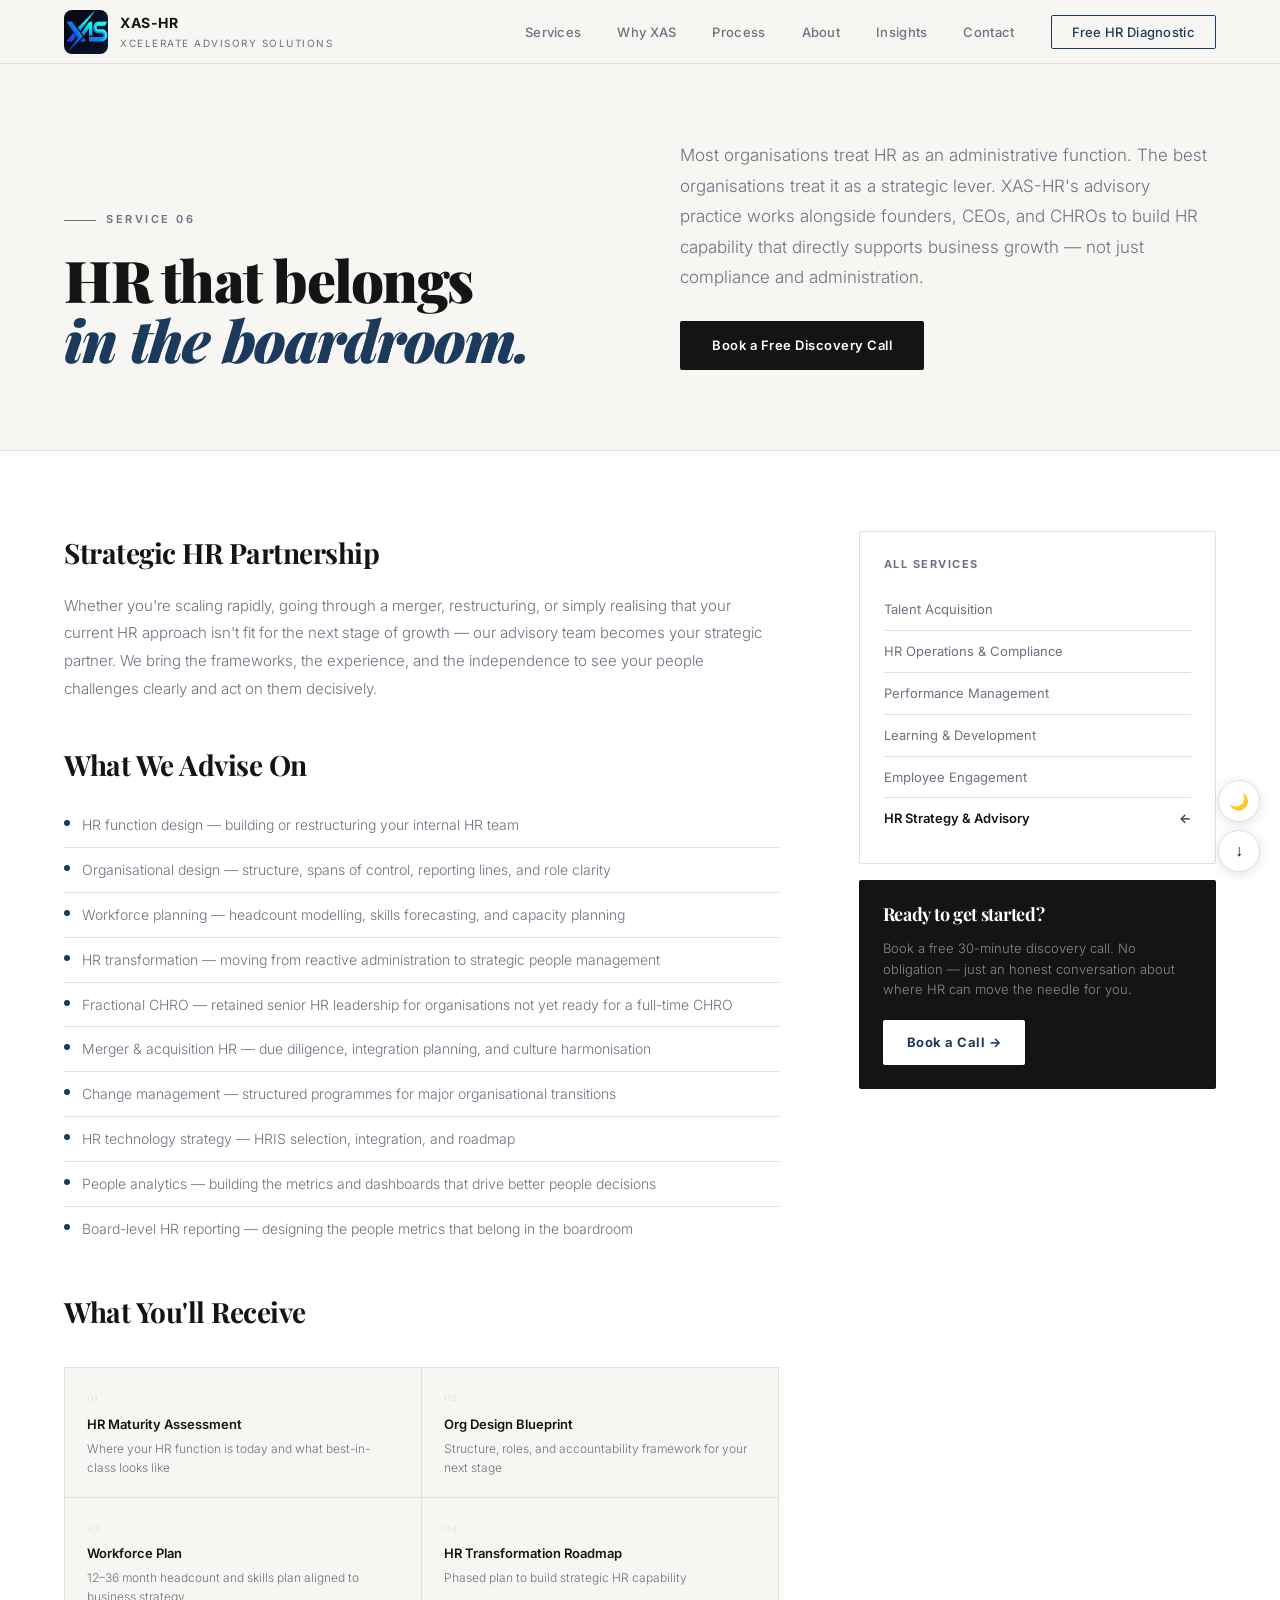
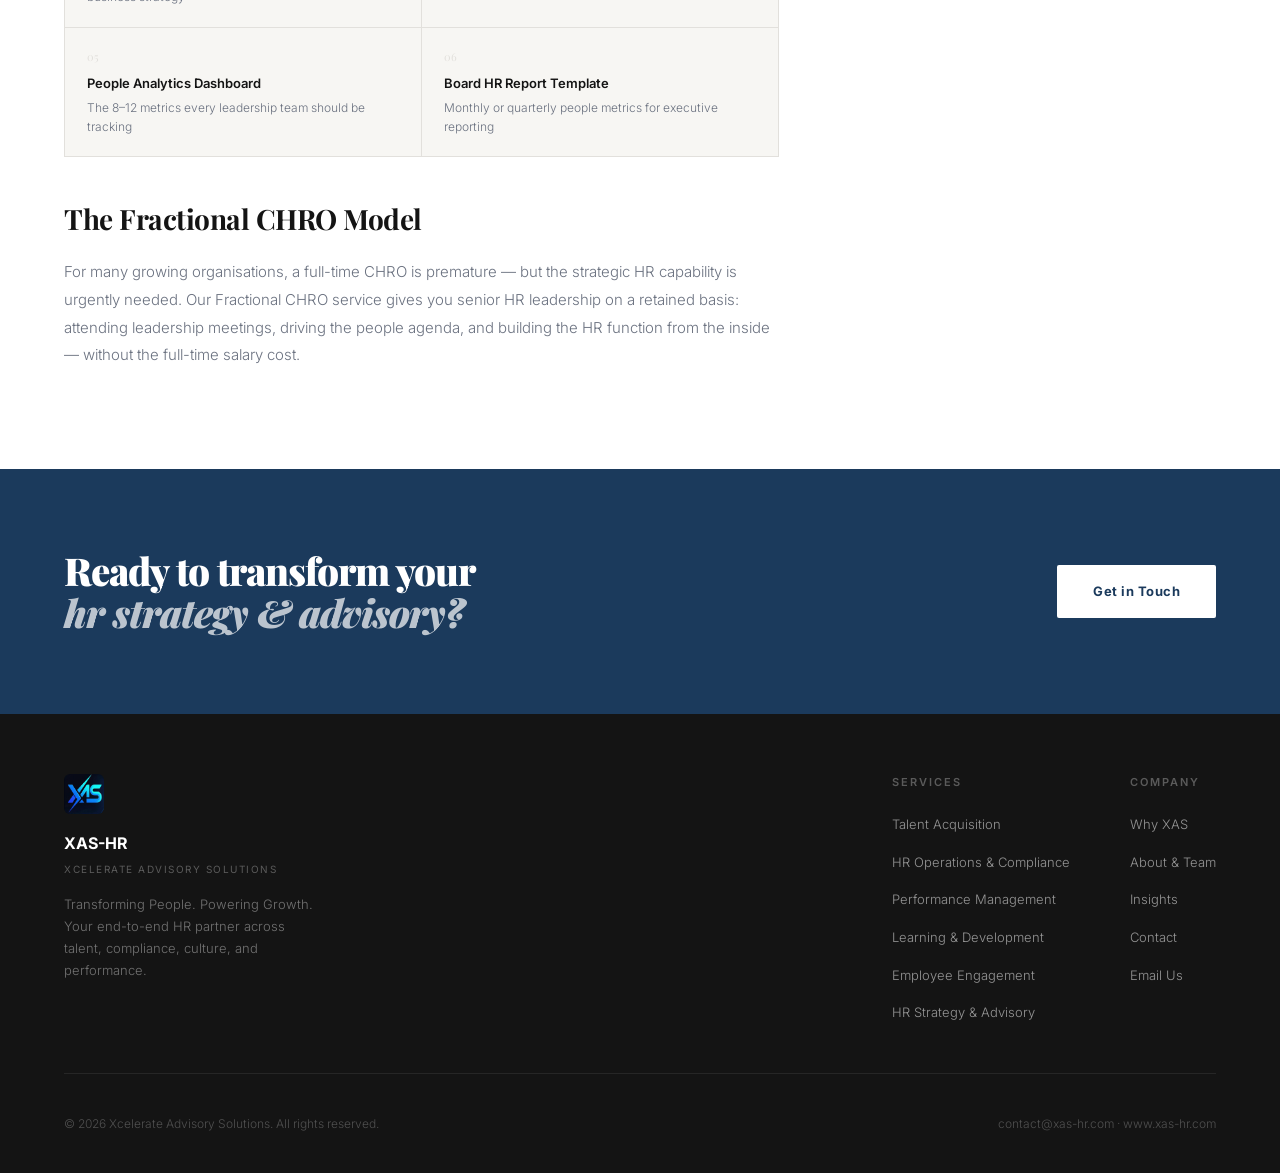
<file: services/hr-strategy.html>
<!DOCTYPE html>
<html lang="en">
<head>
<meta charset="UTF-8" />
<meta name="viewport" content="width=device-width, initial-scale=1.0" />
<title>HR Strategy & Advisory — XAS-HR</title>
<meta name="description" content="Org design, HR transformation roadmaps, workforce planning, and change management — strategy that holds up at the highest level." />
<link rel="preconnect" href="https://fonts.googleapis.com">
<link rel="preconnect" href="https://fonts.gstatic.com" crossorigin>
<link href="https://fonts.googleapis.com/css2?family=Playfair+Display:ital,wght@0,700;0,900;1,400&family=Inter:wght@300;400;500;600;700&display=swap" rel="stylesheet">
<link rel="stylesheet" href="../css/style.css" />
<link rel="stylesheet" href="../css/pages.css" />
</head>
<body>
<nav>
  <a href="../index.html" class="nav-logo">
    <img src="../images/logo.jpg" alt="XAS-HR Logo" />
    <div>
      <span class="logo-name">XAS-HR</span>
      <span class="logo-sub">Xcelerate Advisory Solutions</span>
    </div>
  </a>
  <ul class="nav-links">
    <li><a href="../index.html#services">Services</a></li>
    <li><a href="../index.html#why">Why XAS</a></li>
    <li><a href="../index.html#process">Process</a></li>
    <li><a href="../about.html">About</a></li>
    <li><a href="../blog/index.html">Insights</a></li>
    <li><a href="../index.html#contact">Contact</a></li>
    <li><a href="../index.html#contact" class="nav-cta">Free HR Diagnostic</a></li>
  </ul>
  <button class="hamburger" aria-label="Menu"><span></span><span></span><span></span></button>
</nav>

<div class="page-hero">
  <div class="page-hero-inner">
    <div>
      <div class="page-eyebrow">Service 06</div>
      <h1 class="page-title">HR that belongs<br/><em>in the boardroom.</em></h1>
    </div>
    <div class="page-hero-right">
      <p>Most organisations treat HR as an administrative function. The best organisations treat it as a strategic lever. XAS-HR's advisory practice works alongside founders, CEOs, and CHROs to build HR capability that directly supports business growth — not just compliance and administration.</p>
      <a href="../index.html#contact" class="btn-primary">Book a Free Discovery Call</a>
    </div>
  </div>
</div>

<div class="service-body">
  <div class="service-body-inner">
    <div class="service-content">
      <h2>Strategic HR Partnership</h2>
      <p>Whether you're scaling rapidly, going through a merger, restructuring, or simply realising that your current HR approach isn't fit for the next stage of growth — our advisory team becomes your strategic partner. We bring the frameworks, the experience, and the independence to see your people challenges clearly and act on them decisively.</p>
      <h2>What We Advise On</h2>
      <ul><li>HR function design — building or restructuring your internal HR team</li><li>Organisational design — structure, spans of control, reporting lines, and role clarity</li><li>Workforce planning — headcount modelling, skills forecasting, and capacity planning</li><li>HR transformation — moving from reactive administration to strategic people management</li><li>Fractional CHRO — retained senior HR leadership for organisations not yet ready for a full-time CHRO</li><li>Merger & acquisition HR — due diligence, integration planning, and culture harmonisation</li><li>Change management — structured programmes for major organisational transitions</li><li>HR technology strategy — HRIS selection, integration, and roadmap</li><li>People analytics — building the metrics and dashboards that drive better people decisions</li><li>Board-level HR reporting — designing the people metrics that belong in the boardroom</li></ul>
      <h2>What You'll Receive</h2>
      <div class="deliverables-grid"><div class="deliverable-item">
          <div class="deliverable-num">01</div>
          <div class="deliverable-title">HR Maturity Assessment</div>
          <div class="deliverable-desc">Where your HR function is today and what best-in-class looks like</div>
        </div><div class="deliverable-item">
          <div class="deliverable-num">02</div>
          <div class="deliverable-title">Org Design Blueprint</div>
          <div class="deliverable-desc">Structure, roles, and accountability framework for your next stage</div>
        </div><div class="deliverable-item">
          <div class="deliverable-num">03</div>
          <div class="deliverable-title">Workforce Plan</div>
          <div class="deliverable-desc">12–36 month headcount and skills plan aligned to business strategy</div>
        </div><div class="deliverable-item">
          <div class="deliverable-num">04</div>
          <div class="deliverable-title">HR Transformation Roadmap</div>
          <div class="deliverable-desc">Phased plan to build strategic HR capability</div>
        </div><div class="deliverable-item">
          <div class="deliverable-num">05</div>
          <div class="deliverable-title">People Analytics Dashboard</div>
          <div class="deliverable-desc">The 8–12 metrics every leadership team should be tracking</div>
        </div><div class="deliverable-item">
          <div class="deliverable-num">06</div>
          <div class="deliverable-title">Board HR Report Template</div>
          <div class="deliverable-desc">Monthly or quarterly people metrics for executive reporting</div>
        </div></div>
      <h2>The Fractional CHRO Model</h2>
      <p>For many growing organisations, a full-time CHRO is premature — but the strategic HR capability is urgently needed. Our Fractional CHRO service gives you senior HR leadership on a retained basis: attending leadership meetings, driving the people agenda, and building the HR function from the inside — without the full-time salary cost.</p>
    </div>
    <div class="service-sidebar">
      <div class="sidebar-card">
        <div class="sidebar-card-title">All Services</div>
        <div class="sidebar-services"><a href="talent-acquisition.html" class="sidebar-service-link">Talent Acquisition</a>
<a href="hr-compliance.html" class="sidebar-service-link">HR Operations & Compliance</a>
<a href="performance-management.html" class="sidebar-service-link">Performance Management</a>
<a href="learning-development.html" class="sidebar-service-link">Learning & Development</a>
<a href="employee-engagement.html" class="sidebar-service-link">Employee Engagement</a>
<a href="hr-strategy.html" class="sidebar-service-link active">HR Strategy & Advisory</a>
</div>
      </div>
      <div class="sidebar-cta">
        <div class="sidebar-cta-title">Ready to get started?</div>
        <p>Book a free 30-minute discovery call. No obligation — just an honest conversation about where HR can move the needle for you.</p>
        <a href="../index.html#contact" class="btn-white" style="display:inline-block;background:#fff;color:var(--accent);padding:12px 24px;border-radius:2px;font-size:13px;font-weight:700;text-decoration:none;">Book a Call &rarr;</a>
      </div>
    </div>
  </div>
</div>

<div class="cta-band">
  <div class="cta-band-inner">
    <h2 class="cta-headline">Ready to transform your<br/><em>hr strategy & advisory?</em></h2>
    <a href="../index.html#contact" class="btn-white">Get in Touch</a>
  </div>
</div>

<footer>
  <div class="footer-inner">
    <div class="footer-top">
      <div class="footer-brand">
        <img src="../images/logo.jpg" alt="XAS-HR" style="width:40px;height:40px;border-radius:6px;margin-bottom:10px;" />
        <span class="footer-logo-name">XAS-HR</span>
        <span class="footer-logo-sub">Xcelerate Advisory Solutions</span>
        <p>Transforming People. Powering Growth. Your end-to-end HR partner across talent, compliance, culture, and performance.</p>
      </div>
      <div class="footer-links">
        <div class="footer-col">
          <h4>Services</h4>
          <ul>
            <li><a href="talent-acquisition.html">Talent Acquisition</a></li>
            <li><a href="hr-compliance.html">HR Operations &amp; Compliance</a></li>
            <li><a href="performance-management.html">Performance Management</a></li>
            <li><a href="learning-development.html">Learning &amp; Development</a></li>
            <li><a href="employee-engagement.html">Employee Engagement</a></li>
            <li><a href="hr-strategy.html">HR Strategy &amp; Advisory</a></li>
          </ul>
        </div>
        <div class="footer-col">
          <h4>Company</h4>
          <ul>
            <li><a href="../index.html#why">Why XAS</a></li>
            <li><a href="../about.html">About &amp; Team</a></li>
            <li><a href="../blog/index.html">Insights</a></li>
            <li><a href="../index.html#contact">Contact</a></li>
            <li><a href="mailto:contact@xas-hr.com">Email Us</a></li>
          </ul>
        </div>
      </div>
    </div>
    <div class="footer-bottom">
      <p>&copy; 2026 Xcelerate Advisory Solutions. All rights reserved.</p>
      <p>contact@xas-hr.com &middot; www.xas-hr.com</p>
    </div>
  </div>
</footer>
<script src="../js/main.js"></script>
</body>
</html>
</file>
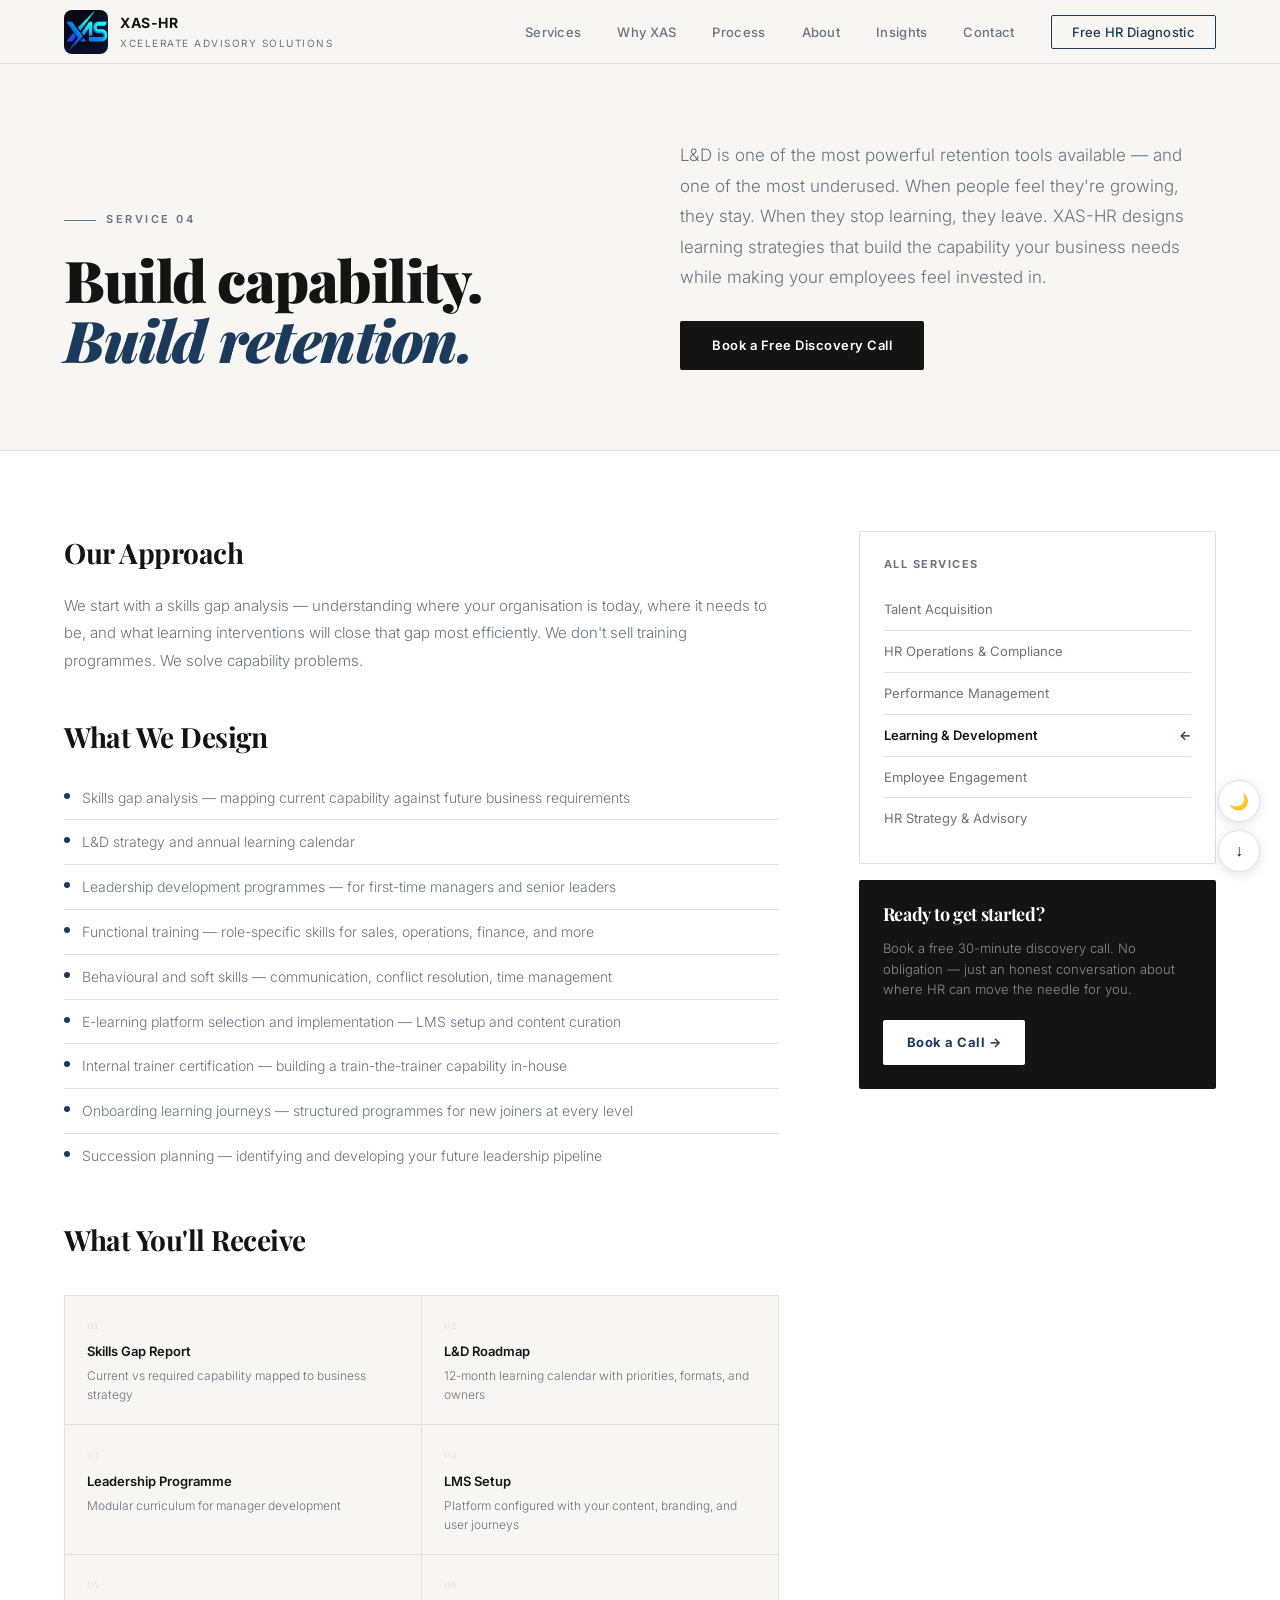
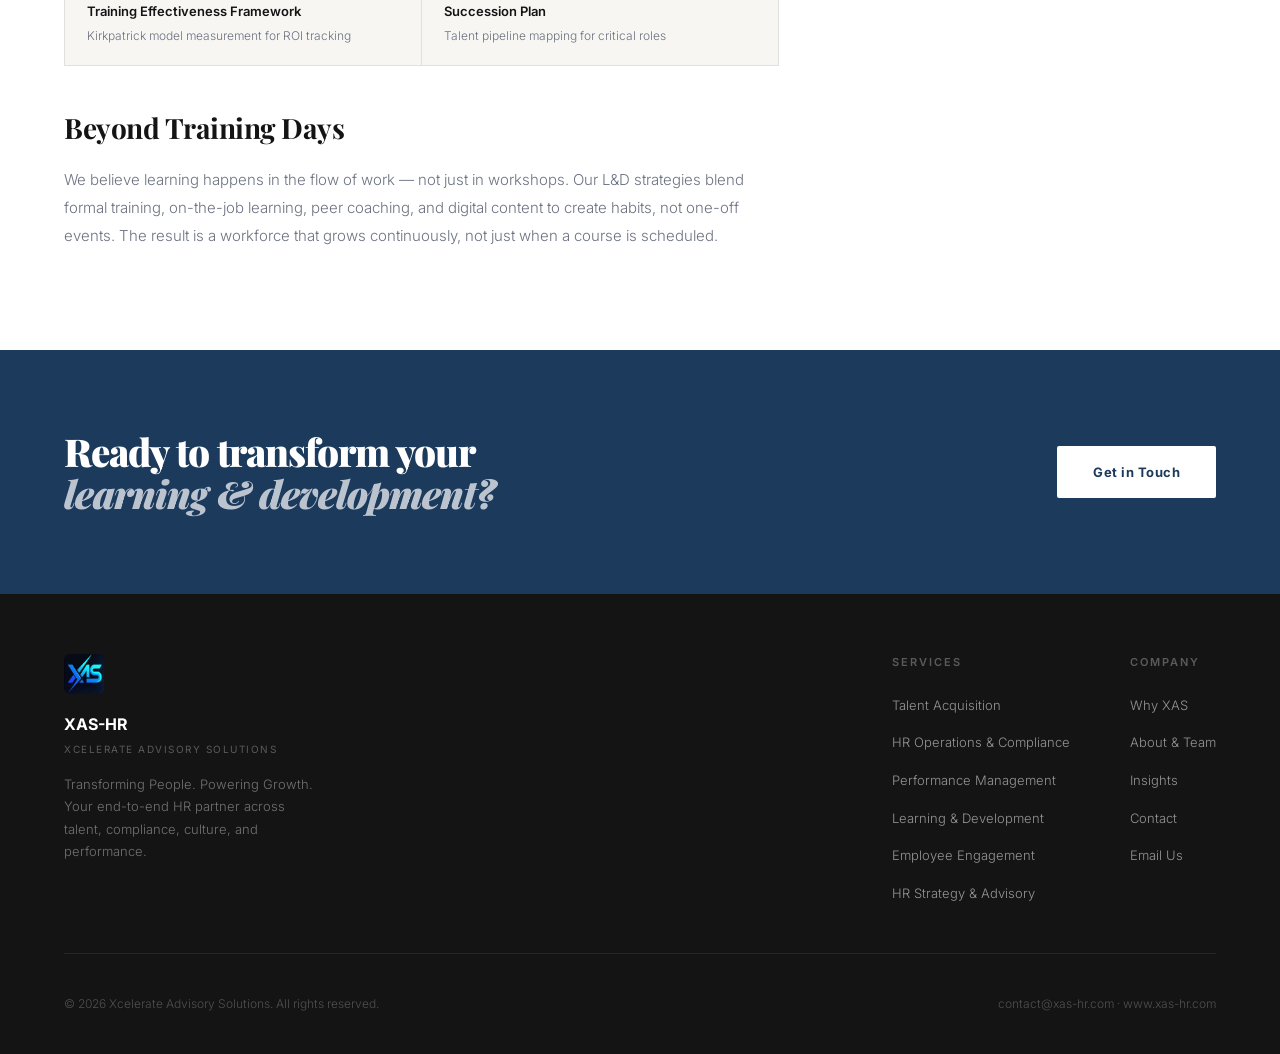
<file: services/learning-development.html>
<!DOCTYPE html>
<html lang="en">
<head>
<meta charset="UTF-8" />
<meta name="viewport" content="width=device-width, initial-scale=1.0" />
<title>Learning & Development — XAS-HR</title>
<meta name="description" content="Skill gap analysis, L&D roadmaps, leadership programmes, and e-learning integrations — built around how your people actually learn." />
<link rel="preconnect" href="https://fonts.googleapis.com">
<link rel="preconnect" href="https://fonts.gstatic.com" crossorigin>
<link href="https://fonts.googleapis.com/css2?family=Playfair+Display:ital,wght@0,700;0,900;1,400&family=Inter:wght@300;400;500;600;700&display=swap" rel="stylesheet">
<link rel="stylesheet" href="../css/style.css" />
<link rel="stylesheet" href="../css/pages.css" />
</head>
<body>
<nav>
  <a href="../index.html" class="nav-logo">
    <img src="../images/logo.jpg" alt="XAS-HR Logo" />
    <div>
      <span class="logo-name">XAS-HR</span>
      <span class="logo-sub">Xcelerate Advisory Solutions</span>
    </div>
  </a>
  <ul class="nav-links">
    <li><a href="../index.html#services">Services</a></li>
    <li><a href="../index.html#why">Why XAS</a></li>
    <li><a href="../index.html#process">Process</a></li>
    <li><a href="../about.html">About</a></li>
    <li><a href="../blog/index.html">Insights</a></li>
    <li><a href="../index.html#contact">Contact</a></li>
    <li><a href="../index.html#contact" class="nav-cta">Free HR Diagnostic</a></li>
  </ul>
  <button class="hamburger" aria-label="Menu"><span></span><span></span><span></span></button>
</nav>

<div class="page-hero">
  <div class="page-hero-inner">
    <div>
      <div class="page-eyebrow">Service 04</div>
      <h1 class="page-title">Build capability.<br/><em>Build retention.</em></h1>
    </div>
    <div class="page-hero-right">
      <p>L&D is one of the most powerful retention tools available — and one of the most underused. When people feel they're growing, they stay. When they stop learning, they leave. XAS-HR designs learning strategies that build the capability your business needs while making your employees feel invested in.</p>
      <a href="../index.html#contact" class="btn-primary">Book a Free Discovery Call</a>
    </div>
  </div>
</div>

<div class="service-body">
  <div class="service-body-inner">
    <div class="service-content">
      <h2>Our Approach</h2>
      <p>We start with a skills gap analysis — understanding where your organisation is today, where it needs to be, and what learning interventions will close that gap most efficiently. We don't sell training programmes. We solve capability problems.</p>
      <h2>What We Design</h2>
      <ul><li>Skills gap analysis — mapping current capability against future business requirements</li><li>L&D strategy and annual learning calendar</li><li>Leadership development programmes — for first-time managers and senior leaders</li><li>Functional training — role-specific skills for sales, operations, finance, and more</li><li>Behavioural and soft skills — communication, conflict resolution, time management</li><li>E-learning platform selection and implementation — LMS setup and content curation</li><li>Internal trainer certification — building a train-the-trainer capability in-house</li><li>Onboarding learning journeys — structured programmes for new joiners at every level</li><li>Succession planning — identifying and developing your future leadership pipeline</li></ul>
      <h2>What You'll Receive</h2>
      <div class="deliverables-grid"><div class="deliverable-item">
          <div class="deliverable-num">01</div>
          <div class="deliverable-title">Skills Gap Report</div>
          <div class="deliverable-desc">Current vs required capability mapped to business strategy</div>
        </div><div class="deliverable-item">
          <div class="deliverable-num">02</div>
          <div class="deliverable-title">L&D Roadmap</div>
          <div class="deliverable-desc">12-month learning calendar with priorities, formats, and owners</div>
        </div><div class="deliverable-item">
          <div class="deliverable-num">03</div>
          <div class="deliverable-title">Leadership Programme</div>
          <div class="deliverable-desc">Modular curriculum for manager development</div>
        </div><div class="deliverable-item">
          <div class="deliverable-num">04</div>
          <div class="deliverable-title">LMS Setup</div>
          <div class="deliverable-desc">Platform configured with your content, branding, and user journeys</div>
        </div><div class="deliverable-item">
          <div class="deliverable-num">05</div>
          <div class="deliverable-title">Training Effectiveness Framework</div>
          <div class="deliverable-desc">Kirkpatrick model measurement for ROI tracking</div>
        </div><div class="deliverable-item">
          <div class="deliverable-num">06</div>
          <div class="deliverable-title">Succession Plan</div>
          <div class="deliverable-desc">Talent pipeline mapping for critical roles</div>
        </div></div>
      <h2>Beyond Training Days</h2>
      <p>We believe learning happens in the flow of work — not just in workshops. Our L&D strategies blend formal training, on-the-job learning, peer coaching, and digital content to create habits, not one-off events. The result is a workforce that grows continuously, not just when a course is scheduled.</p>
    </div>
    <div class="service-sidebar">
      <div class="sidebar-card">
        <div class="sidebar-card-title">All Services</div>
        <div class="sidebar-services"><a href="talent-acquisition.html" class="sidebar-service-link">Talent Acquisition</a>
<a href="hr-compliance.html" class="sidebar-service-link">HR Operations & Compliance</a>
<a href="performance-management.html" class="sidebar-service-link">Performance Management</a>
<a href="learning-development.html" class="sidebar-service-link active">Learning & Development</a>
<a href="employee-engagement.html" class="sidebar-service-link">Employee Engagement</a>
<a href="hr-strategy.html" class="sidebar-service-link">HR Strategy & Advisory</a>
</div>
      </div>
      <div class="sidebar-cta">
        <div class="sidebar-cta-title">Ready to get started?</div>
        <p>Book a free 30-minute discovery call. No obligation — just an honest conversation about where HR can move the needle for you.</p>
        <a href="../index.html#contact" class="btn-white" style="display:inline-block;background:#fff;color:var(--accent);padding:12px 24px;border-radius:2px;font-size:13px;font-weight:700;text-decoration:none;">Book a Call &rarr;</a>
      </div>
    </div>
  </div>
</div>

<div class="cta-band">
  <div class="cta-band-inner">
    <h2 class="cta-headline">Ready to transform your<br/><em>learning & development?</em></h2>
    <a href="../index.html#contact" class="btn-white">Get in Touch</a>
  </div>
</div>

<footer>
  <div class="footer-inner">
    <div class="footer-top">
      <div class="footer-brand">
        <img src="../images/logo.jpg" alt="XAS-HR" style="width:40px;height:40px;border-radius:6px;margin-bottom:10px;" />
        <span class="footer-logo-name">XAS-HR</span>
        <span class="footer-logo-sub">Xcelerate Advisory Solutions</span>
        <p>Transforming People. Powering Growth. Your end-to-end HR partner across talent, compliance, culture, and performance.</p>
      </div>
      <div class="footer-links">
        <div class="footer-col">
          <h4>Services</h4>
          <ul>
            <li><a href="talent-acquisition.html">Talent Acquisition</a></li>
            <li><a href="hr-compliance.html">HR Operations &amp; Compliance</a></li>
            <li><a href="performance-management.html">Performance Management</a></li>
            <li><a href="learning-development.html">Learning &amp; Development</a></li>
            <li><a href="employee-engagement.html">Employee Engagement</a></li>
            <li><a href="hr-strategy.html">HR Strategy &amp; Advisory</a></li>
          </ul>
        </div>
        <div class="footer-col">
          <h4>Company</h4>
          <ul>
            <li><a href="../index.html#why">Why XAS</a></li>
            <li><a href="../about.html">About &amp; Team</a></li>
            <li><a href="../blog/index.html">Insights</a></li>
            <li><a href="../index.html#contact">Contact</a></li>
            <li><a href="mailto:contact@xas-hr.com">Email Us</a></li>
          </ul>
        </div>
      </div>
    </div>
    <div class="footer-bottom">
      <p>&copy; 2026 Xcelerate Advisory Solutions. All rights reserved.</p>
      <p>contact@xas-hr.com &middot; www.xas-hr.com</p>
    </div>
  </div>
</footer>
<script src="../js/main.js"></script>
</body>
</html>
</file>
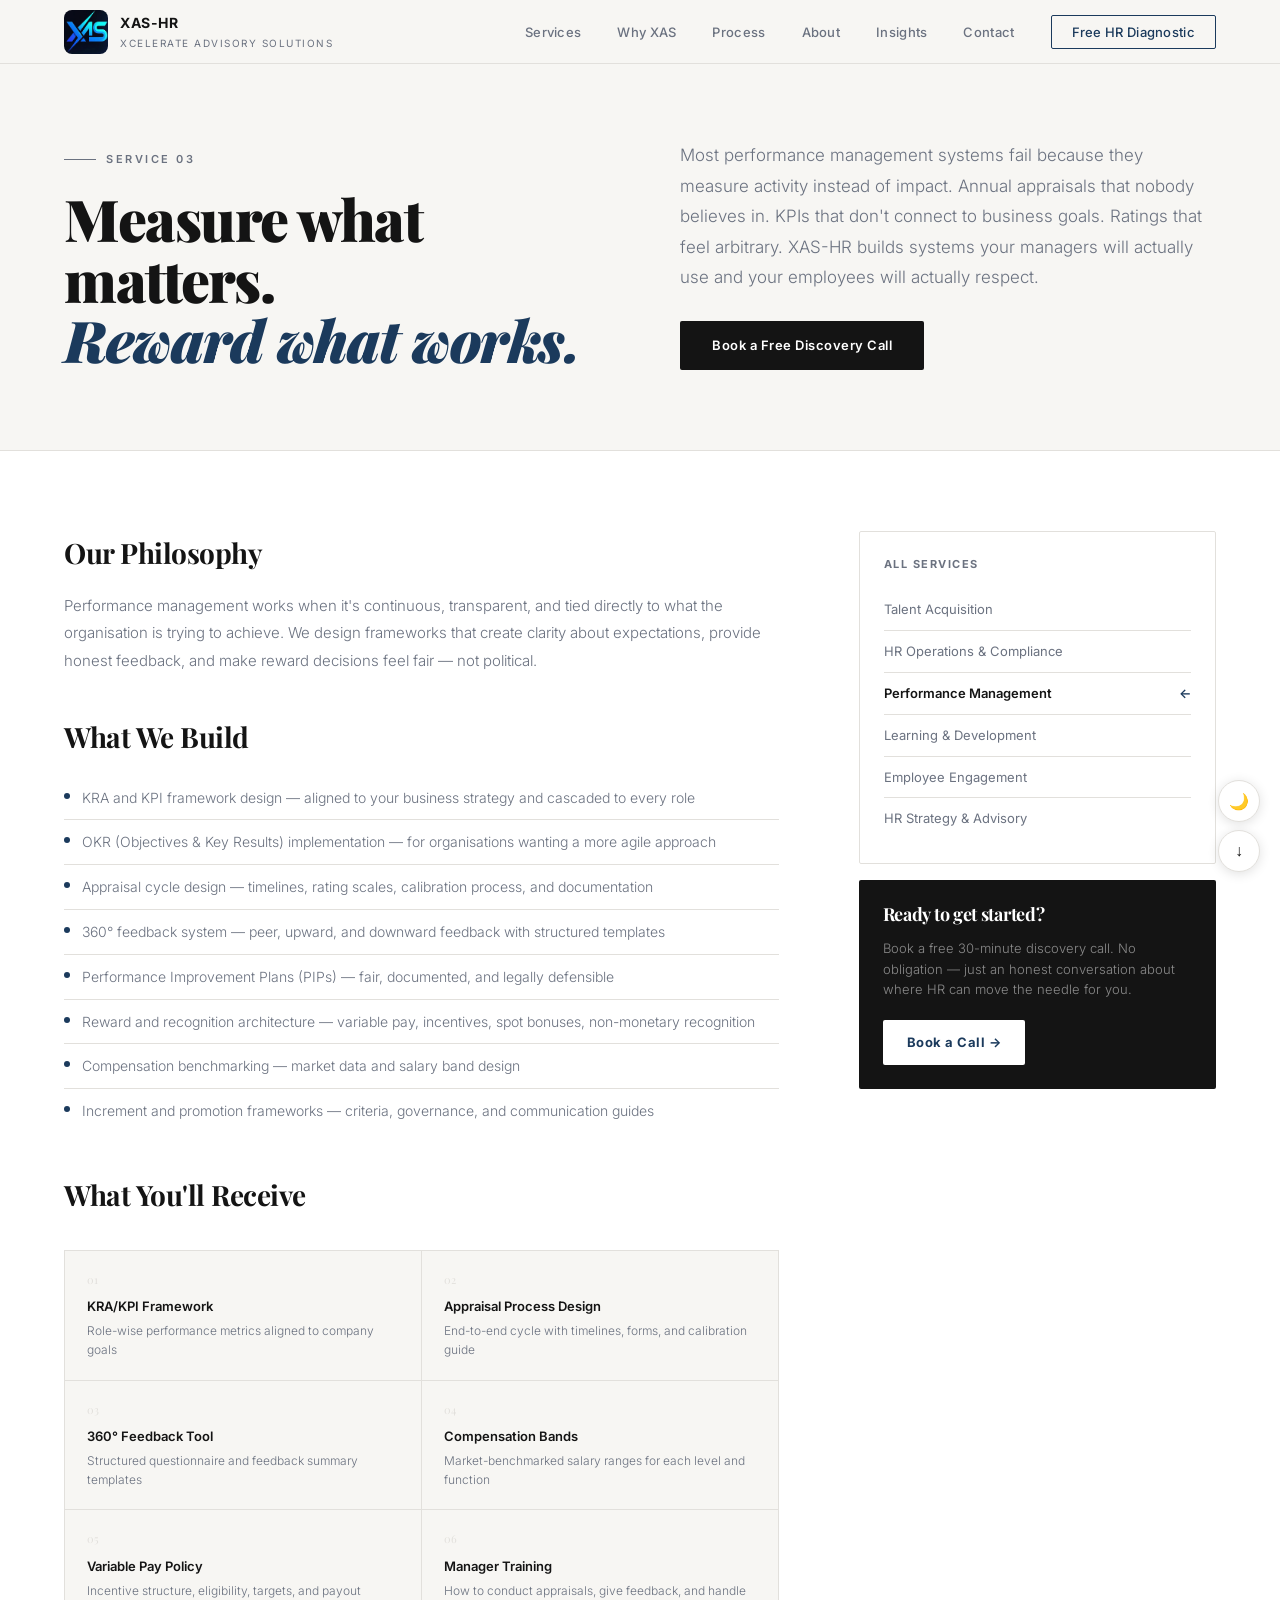
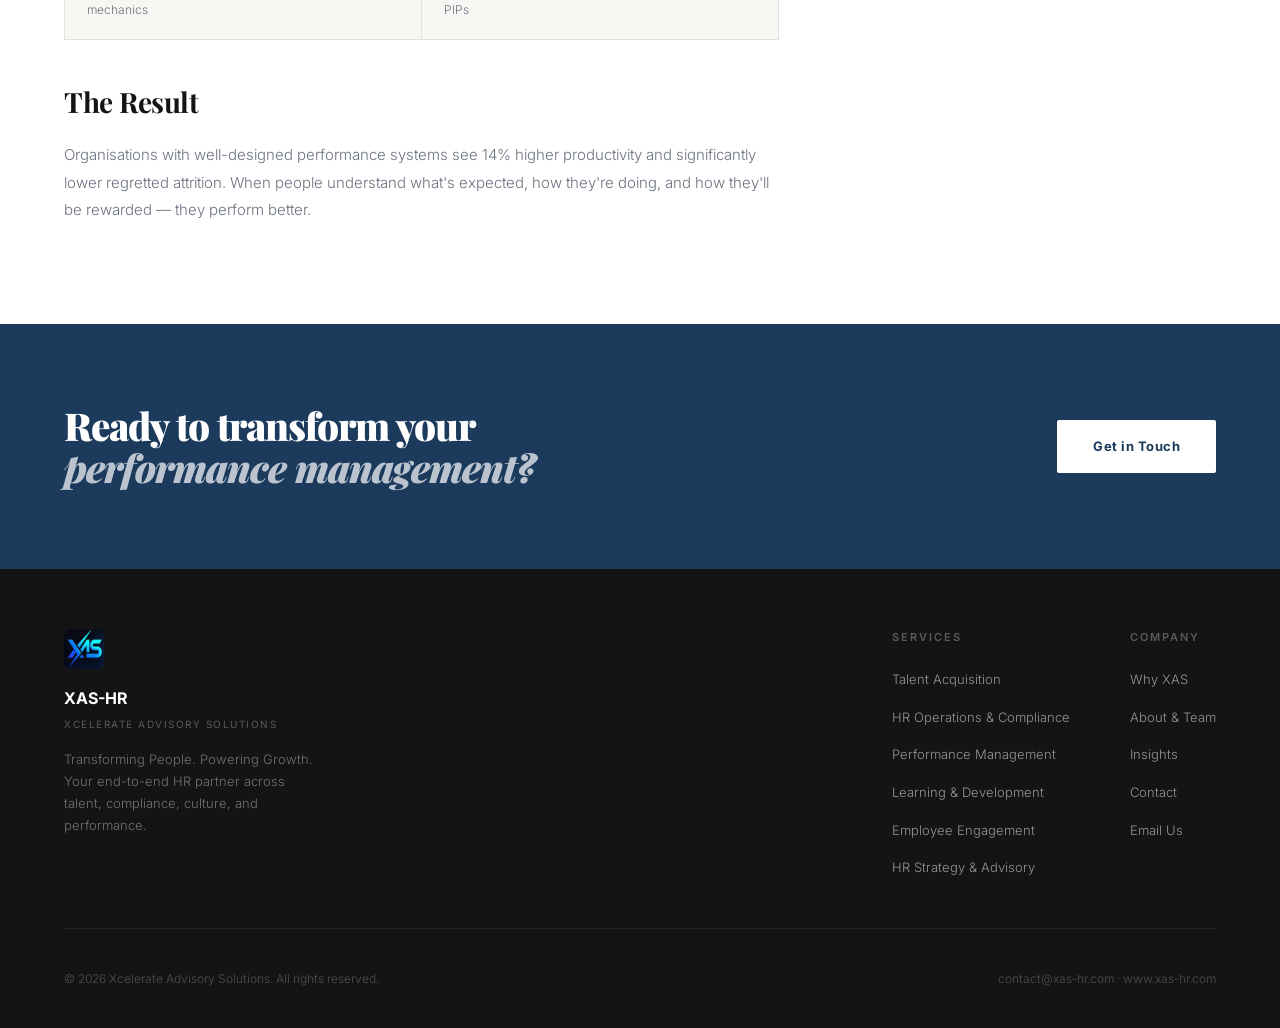
<file: services/performance-management.html>
<!DOCTYPE html>
<html lang="en">
<head>
<meta charset="UTF-8" />
<meta name="viewport" content="width=device-width, initial-scale=1.0" />
<title>Performance Management — XAS-HR</title>
<meta name="description" content="KRA/KPI frameworks, appraisal cycles, 360° feedback, and rewards architecture that drives real outcomes — not box-ticking exercises." />
<link rel="preconnect" href="https://fonts.googleapis.com">
<link rel="preconnect" href="https://fonts.gstatic.com" crossorigin>
<link href="https://fonts.googleapis.com/css2?family=Playfair+Display:ital,wght@0,700;0,900;1,400&family=Inter:wght@300;400;500;600;700&display=swap" rel="stylesheet">
<link rel="stylesheet" href="../css/style.css" />
<link rel="stylesheet" href="../css/pages.css" />
</head>
<body>
<nav>
  <a href="../index.html" class="nav-logo">
    <img src="../images/logo.jpg" alt="XAS-HR Logo" />
    <div>
      <span class="logo-name">XAS-HR</span>
      <span class="logo-sub">Xcelerate Advisory Solutions</span>
    </div>
  </a>
  <ul class="nav-links">
    <li><a href="../index.html#services">Services</a></li>
    <li><a href="../index.html#why">Why XAS</a></li>
    <li><a href="../index.html#process">Process</a></li>
    <li><a href="../about.html">About</a></li>
    <li><a href="../blog/index.html">Insights</a></li>
    <li><a href="../index.html#contact">Contact</a></li>
    <li><a href="../index.html#contact" class="nav-cta">Free HR Diagnostic</a></li>
  </ul>
  <button class="hamburger" aria-label="Menu"><span></span><span></span><span></span></button>
</nav>

<div class="page-hero">
  <div class="page-hero-inner">
    <div>
      <div class="page-eyebrow">Service 03</div>
      <h1 class="page-title">Measure what matters.<br/><em>Reward what works.</em></h1>
    </div>
    <div class="page-hero-right">
      <p>Most performance management systems fail because they measure activity instead of impact. Annual appraisals that nobody believes in. KPIs that don't connect to business goals. Ratings that feel arbitrary. XAS-HR builds systems your managers will actually use and your employees will actually respect.</p>
      <a href="../index.html#contact" class="btn-primary">Book a Free Discovery Call</a>
    </div>
  </div>
</div>

<div class="service-body">
  <div class="service-body-inner">
    <div class="service-content">
      <h2>Our Philosophy</h2>
      <p>Performance management works when it's continuous, transparent, and tied directly to what the organisation is trying to achieve. We design frameworks that create clarity about expectations, provide honest feedback, and make reward decisions feel fair — not political.</p>
      <h2>What We Build</h2>
      <ul><li>KRA and KPI framework design — aligned to your business strategy and cascaded to every role</li><li>OKR (Objectives & Key Results) implementation — for organisations wanting a more agile approach</li><li>Appraisal cycle design — timelines, rating scales, calibration process, and documentation</li><li>360° feedback system — peer, upward, and downward feedback with structured templates</li><li>Performance Improvement Plans (PIPs) — fair, documented, and legally defensible</li><li>Reward and recognition architecture — variable pay, incentives, spot bonuses, non-monetary recognition</li><li>Compensation benchmarking — market data and salary band design</li><li>Increment and promotion frameworks — criteria, governance, and communication guides</li></ul>
      <h2>What You'll Receive</h2>
      <div class="deliverables-grid"><div class="deliverable-item">
          <div class="deliverable-num">01</div>
          <div class="deliverable-title">KRA/KPI Framework</div>
          <div class="deliverable-desc">Role-wise performance metrics aligned to company goals</div>
        </div><div class="deliverable-item">
          <div class="deliverable-num">02</div>
          <div class="deliverable-title">Appraisal Process Design</div>
          <div class="deliverable-desc">End-to-end cycle with timelines, forms, and calibration guide</div>
        </div><div class="deliverable-item">
          <div class="deliverable-num">03</div>
          <div class="deliverable-title">360° Feedback Tool</div>
          <div class="deliverable-desc">Structured questionnaire and feedback summary templates</div>
        </div><div class="deliverable-item">
          <div class="deliverable-num">04</div>
          <div class="deliverable-title">Compensation Bands</div>
          <div class="deliverable-desc">Market-benchmarked salary ranges for each level and function</div>
        </div><div class="deliverable-item">
          <div class="deliverable-num">05</div>
          <div class="deliverable-title">Variable Pay Policy</div>
          <div class="deliverable-desc">Incentive structure, eligibility, targets, and payout mechanics</div>
        </div><div class="deliverable-item">
          <div class="deliverable-num">06</div>
          <div class="deliverable-title">Manager Training</div>
          <div class="deliverable-desc">How to conduct appraisals, give feedback, and handle PIPs</div>
        </div></div>
      <h2>The Result</h2>
      <p>Organisations with well-designed performance systems see 14% higher productivity and significantly lower regretted attrition. When people understand what's expected, how they're doing, and how they'll be rewarded — they perform better.</p>
    </div>
    <div class="service-sidebar">
      <div class="sidebar-card">
        <div class="sidebar-card-title">All Services</div>
        <div class="sidebar-services"><a href="talent-acquisition.html" class="sidebar-service-link">Talent Acquisition</a>
<a href="hr-compliance.html" class="sidebar-service-link">HR Operations & Compliance</a>
<a href="performance-management.html" class="sidebar-service-link active">Performance Management</a>
<a href="learning-development.html" class="sidebar-service-link">Learning & Development</a>
<a href="employee-engagement.html" class="sidebar-service-link">Employee Engagement</a>
<a href="hr-strategy.html" class="sidebar-service-link">HR Strategy & Advisory</a>
</div>
      </div>
      <div class="sidebar-cta">
        <div class="sidebar-cta-title">Ready to get started?</div>
        <p>Book a free 30-minute discovery call. No obligation — just an honest conversation about where HR can move the needle for you.</p>
        <a href="../index.html#contact" class="btn-white" style="display:inline-block;background:#fff;color:var(--accent);padding:12px 24px;border-radius:2px;font-size:13px;font-weight:700;text-decoration:none;">Book a Call &rarr;</a>
      </div>
    </div>
  </div>
</div>

<div class="cta-band">
  <div class="cta-band-inner">
    <h2 class="cta-headline">Ready to transform your<br/><em>performance management?</em></h2>
    <a href="../index.html#contact" class="btn-white">Get in Touch</a>
  </div>
</div>

<footer>
  <div class="footer-inner">
    <div class="footer-top">
      <div class="footer-brand">
        <img src="../images/logo.jpg" alt="XAS-HR" style="width:40px;height:40px;border-radius:6px;margin-bottom:10px;" />
        <span class="footer-logo-name">XAS-HR</span>
        <span class="footer-logo-sub">Xcelerate Advisory Solutions</span>
        <p>Transforming People. Powering Growth. Your end-to-end HR partner across talent, compliance, culture, and performance.</p>
      </div>
      <div class="footer-links">
        <div class="footer-col">
          <h4>Services</h4>
          <ul>
            <li><a href="talent-acquisition.html">Talent Acquisition</a></li>
            <li><a href="hr-compliance.html">HR Operations &amp; Compliance</a></li>
            <li><a href="performance-management.html">Performance Management</a></li>
            <li><a href="learning-development.html">Learning &amp; Development</a></li>
            <li><a href="employee-engagement.html">Employee Engagement</a></li>
            <li><a href="hr-strategy.html">HR Strategy &amp; Advisory</a></li>
          </ul>
        </div>
        <div class="footer-col">
          <h4>Company</h4>
          <ul>
            <li><a href="../index.html#why">Why XAS</a></li>
            <li><a href="../about.html">About &amp; Team</a></li>
            <li><a href="../blog/index.html">Insights</a></li>
            <li><a href="../index.html#contact">Contact</a></li>
            <li><a href="mailto:contact@xas-hr.com">Email Us</a></li>
          </ul>
        </div>
      </div>
    </div>
    <div class="footer-bottom">
      <p>&copy; 2026 Xcelerate Advisory Solutions. All rights reserved.</p>
      <p>contact@xas-hr.com &middot; www.xas-hr.com</p>
    </div>
  </div>
</footer>
<script src="../js/main.js"></script>
</body>
</html>
</file>
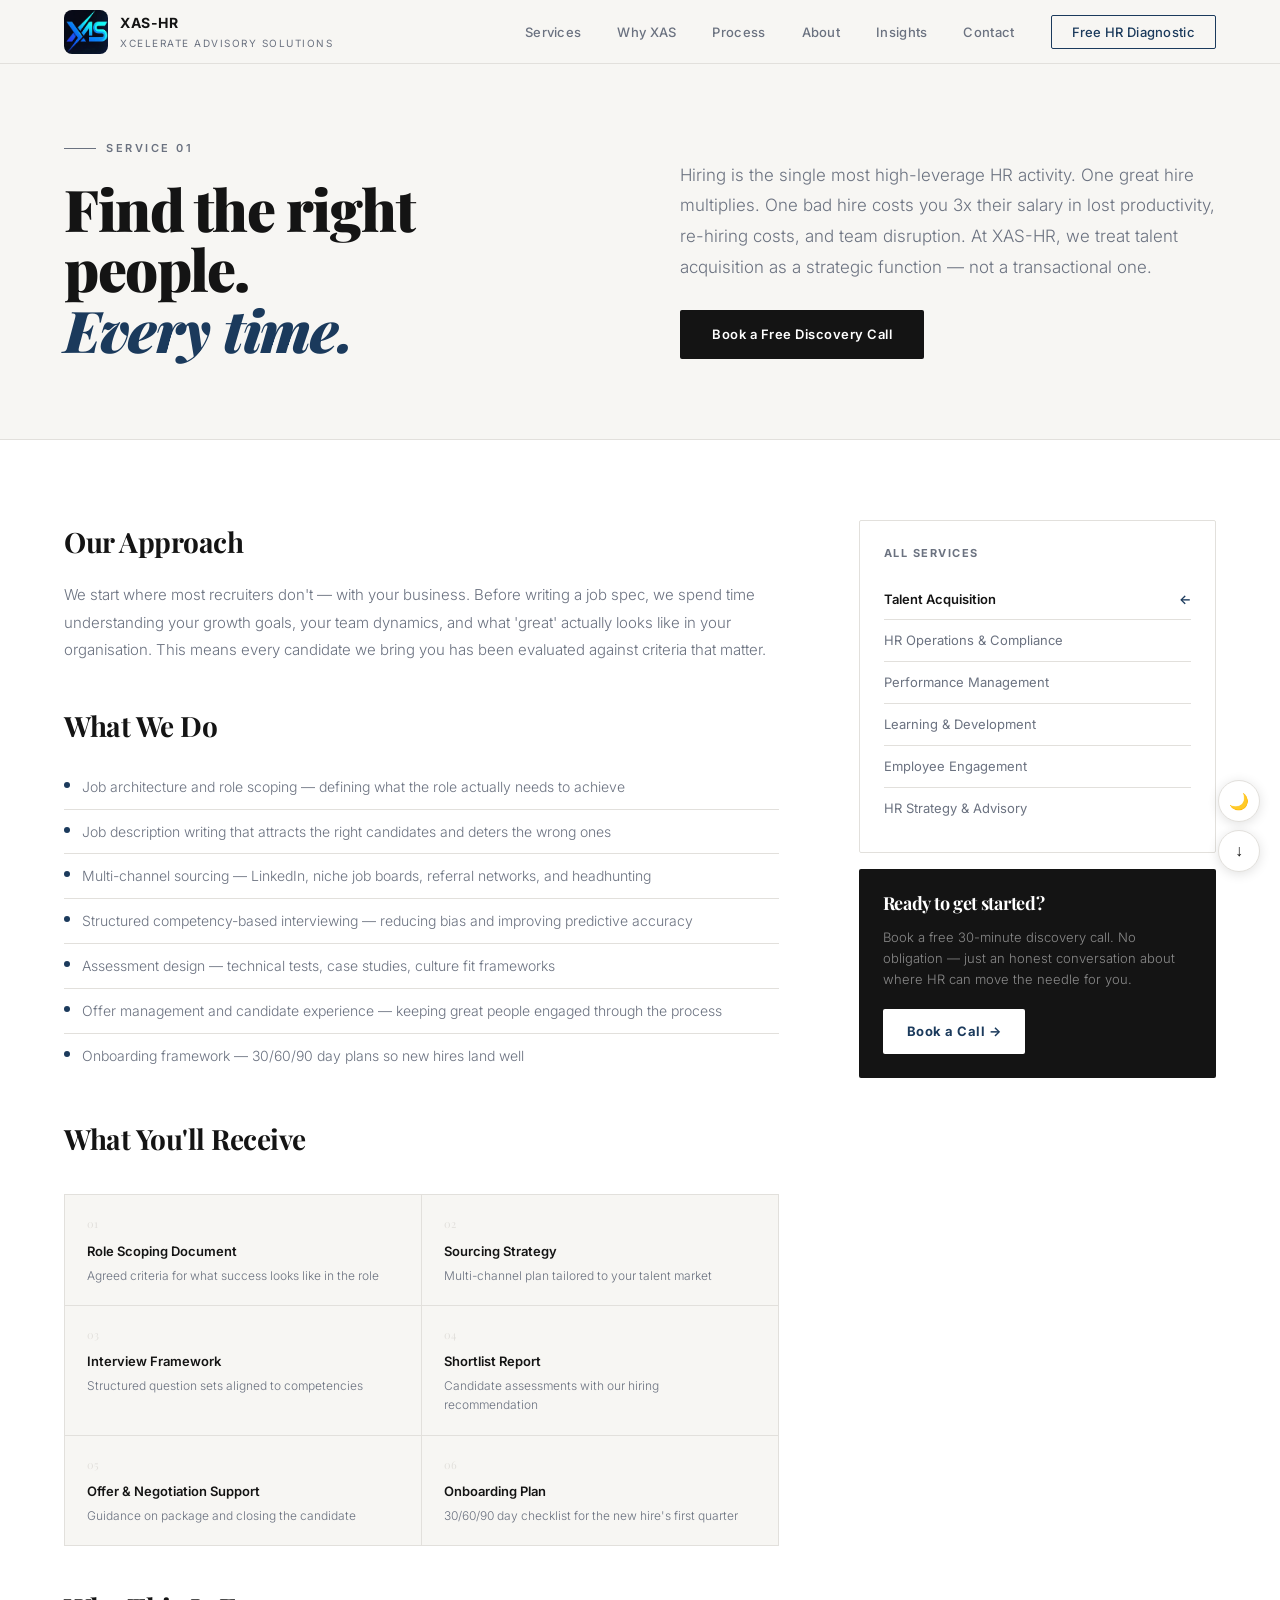
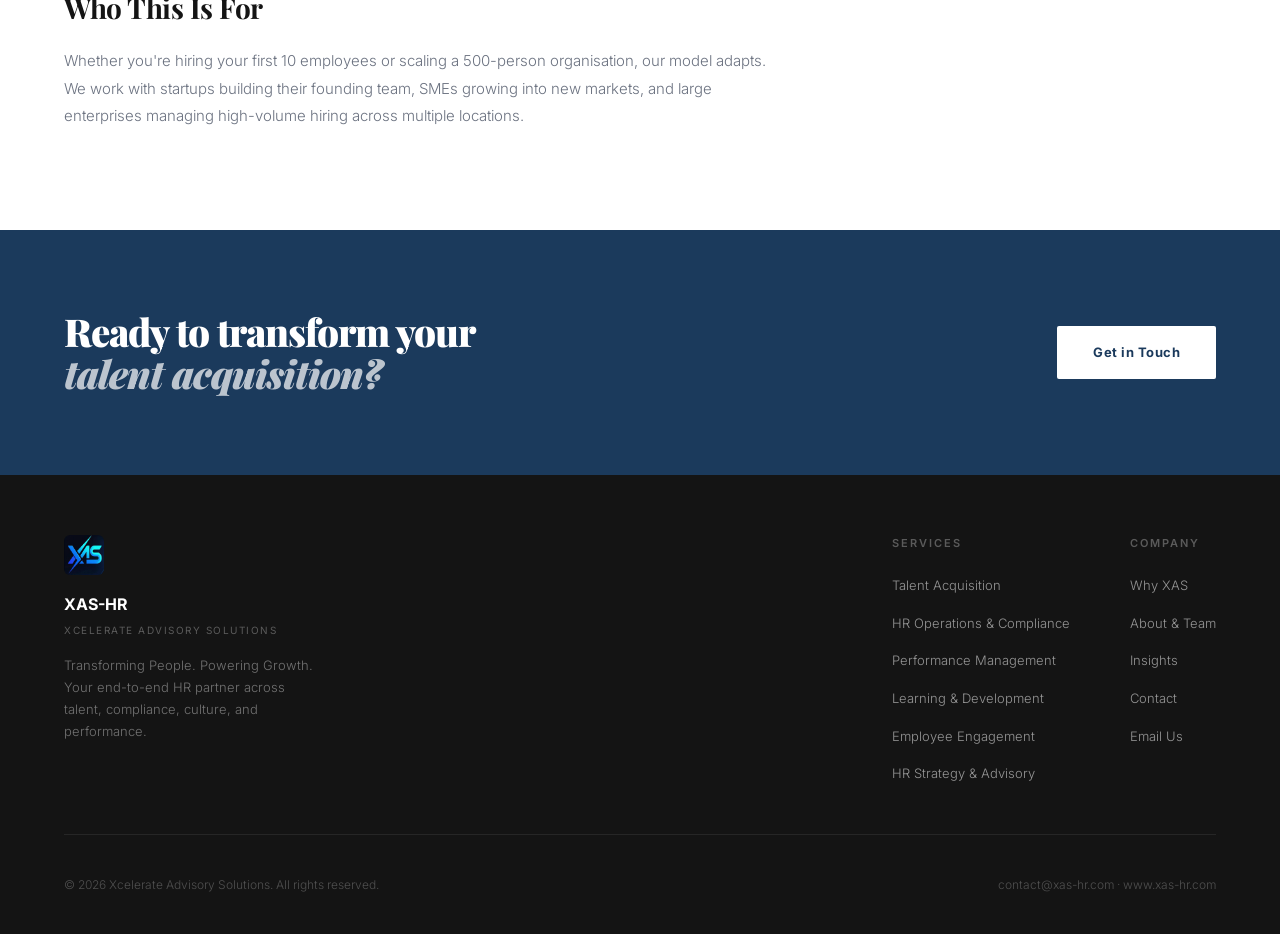
<file: services/talent-acquisition.html>
<!DOCTYPE html>
<html lang="en">
<head>
<meta charset="UTF-8" />
<meta name="viewport" content="width=device-width, initial-scale=1.0" />
<title>Talent Acquisition — XAS-HR</title>
<meta name="description" content="End-to-end recruitment designed to bring in talent that fits your culture, your team, and your growth trajectory — not just your job description." />
<link rel="preconnect" href="https://fonts.googleapis.com">
<link rel="preconnect" href="https://fonts.gstatic.com" crossorigin>
<link href="https://fonts.googleapis.com/css2?family=Playfair+Display:ital,wght@0,700;0,900;1,400&family=Inter:wght@300;400;500;600;700&display=swap" rel="stylesheet">
<link rel="stylesheet" href="../css/style.css" />
<link rel="stylesheet" href="../css/pages.css" />
</head>
<body>
<nav>
  <a href="../index.html" class="nav-logo">
    <img src="../images/logo.jpg" alt="XAS-HR Logo" />
    <div>
      <span class="logo-name">XAS-HR</span>
      <span class="logo-sub">Xcelerate Advisory Solutions</span>
    </div>
  </a>
  <ul class="nav-links">
    <li><a href="../index.html#services">Services</a></li>
    <li><a href="../index.html#why">Why XAS</a></li>
    <li><a href="../index.html#process">Process</a></li>
    <li><a href="../about.html">About</a></li>
    <li><a href="../blog/index.html">Insights</a></li>
    <li><a href="../index.html#contact">Contact</a></li>
    <li><a href="../index.html#contact" class="nav-cta">Free HR Diagnostic</a></li>
  </ul>
  <button class="hamburger" aria-label="Menu"><span></span><span></span><span></span></button>
</nav>

<div class="page-hero">
  <div class="page-hero-inner">
    <div>
      <div class="page-eyebrow">Service 01</div>
      <h1 class="page-title">Find the right people.<br/><em>Every time.</em></h1>
    </div>
    <div class="page-hero-right">
      <p>Hiring is the single most high-leverage HR activity. One great hire multiplies. One bad hire costs you 3x their salary in lost productivity, re-hiring costs, and team disruption. At XAS-HR, we treat talent acquisition as a strategic function — not a transactional one.</p>
      <a href="../index.html#contact" class="btn-primary">Book a Free Discovery Call</a>
    </div>
  </div>
</div>

<div class="service-body">
  <div class="service-body-inner">
    <div class="service-content">
      <h2>Our Approach</h2>
      <p>We start where most recruiters don't — with your business. Before writing a job spec, we spend time understanding your growth goals, your team dynamics, and what 'great' actually looks like in your organisation. This means every candidate we bring you has been evaluated against criteria that matter.</p>
      <h2>What We Do</h2>
      <ul><li>Job architecture and role scoping — defining what the role actually needs to achieve</li><li>Job description writing that attracts the right candidates and deters the wrong ones</li><li>Multi-channel sourcing — LinkedIn, niche job boards, referral networks, and headhunting</li><li>Structured competency-based interviewing — reducing bias and improving predictive accuracy</li><li>Assessment design — technical tests, case studies, culture fit frameworks</li><li>Offer management and candidate experience — keeping great people engaged through the process</li><li>Onboarding framework — 30/60/90 day plans so new hires land well</li></ul>
      <h2>What You'll Receive</h2>
      <div class="deliverables-grid"><div class="deliverable-item">
          <div class="deliverable-num">01</div>
          <div class="deliverable-title">Role Scoping Document</div>
          <div class="deliverable-desc">Agreed criteria for what success looks like in the role</div>
        </div><div class="deliverable-item">
          <div class="deliverable-num">02</div>
          <div class="deliverable-title">Sourcing Strategy</div>
          <div class="deliverable-desc">Multi-channel plan tailored to your talent market</div>
        </div><div class="deliverable-item">
          <div class="deliverable-num">03</div>
          <div class="deliverable-title">Interview Framework</div>
          <div class="deliverable-desc">Structured question sets aligned to competencies</div>
        </div><div class="deliverable-item">
          <div class="deliverable-num">04</div>
          <div class="deliverable-title">Shortlist Report</div>
          <div class="deliverable-desc">Candidate assessments with our hiring recommendation</div>
        </div><div class="deliverable-item">
          <div class="deliverable-num">05</div>
          <div class="deliverable-title">Offer & Negotiation Support</div>
          <div class="deliverable-desc">Guidance on package and closing the candidate</div>
        </div><div class="deliverable-item">
          <div class="deliverable-num">06</div>
          <div class="deliverable-title">Onboarding Plan</div>
          <div class="deliverable-desc">30/60/90 day checklist for the new hire's first quarter</div>
        </div></div>
      <h2>Who This Is For</h2>
      <p>Whether you're hiring your first 10 employees or scaling a 500-person organisation, our model adapts. We work with startups building their founding team, SMEs growing into new markets, and large enterprises managing high-volume hiring across multiple locations.</p>
    </div>
    <div class="service-sidebar">
      <div class="sidebar-card">
        <div class="sidebar-card-title">All Services</div>
        <div class="sidebar-services"><a href="talent-acquisition.html" class="sidebar-service-link active">Talent Acquisition</a>
<a href="hr-compliance.html" class="sidebar-service-link">HR Operations & Compliance</a>
<a href="performance-management.html" class="sidebar-service-link">Performance Management</a>
<a href="learning-development.html" class="sidebar-service-link">Learning & Development</a>
<a href="employee-engagement.html" class="sidebar-service-link">Employee Engagement</a>
<a href="hr-strategy.html" class="sidebar-service-link">HR Strategy & Advisory</a>
</div>
      </div>
      <div class="sidebar-cta">
        <div class="sidebar-cta-title">Ready to get started?</div>
        <p>Book a free 30-minute discovery call. No obligation — just an honest conversation about where HR can move the needle for you.</p>
        <a href="../index.html#contact" class="btn-white" style="display:inline-block;background:#fff;color:var(--accent);padding:12px 24px;border-radius:2px;font-size:13px;font-weight:700;text-decoration:none;">Book a Call &rarr;</a>
      </div>
    </div>
  </div>
</div>

<div class="cta-band">
  <div class="cta-band-inner">
    <h2 class="cta-headline">Ready to transform your<br/><em>talent acquisition?</em></h2>
    <a href="../index.html#contact" class="btn-white">Get in Touch</a>
  </div>
</div>

<footer>
  <div class="footer-inner">
    <div class="footer-top">
      <div class="footer-brand">
        <img src="../images/logo.jpg" alt="XAS-HR" style="width:40px;height:40px;border-radius:6px;margin-bottom:10px;" />
        <span class="footer-logo-name">XAS-HR</span>
        <span class="footer-logo-sub">Xcelerate Advisory Solutions</span>
        <p>Transforming People. Powering Growth. Your end-to-end HR partner across talent, compliance, culture, and performance.</p>
      </div>
      <div class="footer-links">
        <div class="footer-col">
          <h4>Services</h4>
          <ul>
            <li><a href="talent-acquisition.html">Talent Acquisition</a></li>
            <li><a href="hr-compliance.html">HR Operations &amp; Compliance</a></li>
            <li><a href="performance-management.html">Performance Management</a></li>
            <li><a href="learning-development.html">Learning &amp; Development</a></li>
            <li><a href="employee-engagement.html">Employee Engagement</a></li>
            <li><a href="hr-strategy.html">HR Strategy &amp; Advisory</a></li>
          </ul>
        </div>
        <div class="footer-col">
          <h4>Company</h4>
          <ul>
            <li><a href="../index.html#why">Why XAS</a></li>
            <li><a href="../about.html">About &amp; Team</a></li>
            <li><a href="../blog/index.html">Insights</a></li>
            <li><a href="../index.html#contact">Contact</a></li>
            <li><a href="mailto:contact@xas-hr.com">Email Us</a></li>
          </ul>
        </div>
      </div>
    </div>
    <div class="footer-bottom">
      <p>&copy; 2026 Xcelerate Advisory Solutions. All rights reserved.</p>
      <p>contact@xas-hr.com &middot; www.xas-hr.com</p>
    </div>
  </div>
</footer>
<script src="../js/main.js"></script>
</body>
</html>
</file>
<file: css/style.css>
/* ── XAS-HR Website Styles ─────────────────────────────────────── */
/* Edit colours here: */
:root {
  --ink:      #141414;
  --canvas:   #F7F6F3;
  --mid:      #6B7280;
  --accent:   #1B3A5C;
  --rule:     #E2E0DC;
  --white:    #FFFFFF;
}

*, *::before, *::after { box-sizing: border-box; margin: 0; padding: 0; }
html { scroll-behavior: smooth; }
body {
  font-family: 'Inter', sans-serif;
  background: var(--canvas);
  color: var(--ink);
  font-size: 16px;
  line-height: 1.6;
  -webkit-font-smoothing: antialiased;
}

/* ── NAV ── */
nav {
  position: fixed; top: 0; left: 0; right: 0; z-index: 100;
  background: rgba(247,246,243,0.96);
  backdrop-filter: blur(12px);
  border-bottom: 1px solid var(--rule);
  padding: 0 5vw;
  height: 64px;
  display: flex; align-items: center; justify-content: space-between;
}
.nav-logo { display: flex; align-items: center; gap: 12px; text-decoration: none; }
.nav-logo img { width: 44px; height: 44px; object-fit: cover; border-radius: 8px; }
.logo-name { font-weight: 700; font-size: 14px; color: var(--ink); letter-spacing: 0.5px; display: block; }
.logo-sub  { font-size: 10px; color: var(--mid); letter-spacing: 1.5px; text-transform: uppercase; display: block; }
.nav-links { display: flex; align-items: center; gap: 36px; list-style: none; }
.nav-links a { font-size: 13px; font-weight: 500; color: var(--mid); text-decoration: none; letter-spacing: 0.3px; transition: color 0.2s; position: relative; }
.nav-links a:not(.nav-cta):hover { color: var(--ink); }
.nav-links a:not(.nav-cta)::after { content:''; position:absolute; bottom:-2px; left:0; right:0; height:1px; background:var(--ink); transform:scaleX(0); transform-origin:left; transition:transform 0.2s; }
.nav-links a:not(.nav-cta):hover::after { transform:scaleX(1); }
.nav-cta { color: var(--accent) !important; border: 1.5px solid var(--accent); padding: 8px 20px; border-radius: 2px; transition: background 0.2s, color 0.2s !important; }
.nav-cta:hover { background: var(--accent) !important; color: #fff !important; }
.hamburger { display:none; flex-direction:column; gap:5px; cursor:pointer; padding:4px; background:none; border:none; }
.hamburger span { display:block; width:22px; height:1.5px; background:var(--ink); transition:all 0.3s; }

/* ── BUTTONS ── */
.btn-primary { background:var(--ink); color:#fff; padding:14px 32px; border-radius:2px; font-size:13px; font-weight:600; letter-spacing:0.5px; text-decoration:none; border:none; cursor:pointer; transition:background 0.2s; display:inline-block; }
.btn-primary:hover { background: var(--accent); }
.btn-ghost { font-size:13px; font-weight:600; color:var(--ink); text-decoration:none; display:inline-flex; align-items:center; gap:8px; letter-spacing:0.3px; transition:gap 0.2s; }
.btn-ghost:hover { gap:14px; }
.btn-ghost::after { content:'→'; }
.btn-white { background:#fff; color:var(--accent); padding:16px 36px; border-radius:2px; font-size:13px; font-weight:700; letter-spacing:0.5px; text-decoration:none; white-space:nowrap; transition:opacity 0.2s; display:inline-block; flex-shrink:0; }
.btn-white:hover { opacity:0.9; }

/* ── HERO ── */
.hero { min-height:100vh; padding:64px 5vw 0; display:grid; grid-template-columns:1fr 1fr; align-items:center; gap:60px; max-width:1280px; margin:0 auto; }
.hero-left { padding-top:40px; }
.hero-eyebrow { display:inline-flex; align-items:center; gap:10px; font-size:11px; font-weight:600; letter-spacing:2.5px; text-transform:uppercase; color:var(--mid); margin-bottom:32px; }
.hero-eyebrow::before { content:''; display:block; width:32px; height:1px; background:var(--mid); }
.hero-headline { font-family:'Playfair Display',serif; font-size:clamp(42px,5vw,68px); font-weight:900; line-height:1.05; letter-spacing:-1.5px; color:var(--ink); margin-bottom:28px; }
.hero-headline em { font-style:italic; color:var(--accent); }
.hero-sub { font-size:17px; font-weight:300; color:var(--mid); max-width:420px; line-height:1.75; margin-bottom:44px; }
.hero-actions { display:flex; align-items:center; gap:24px; }
.hero-right { display:flex; flex-direction:column; gap:1px; padding-top:64px; }
.hero-stat-row { padding:28px 0; border-bottom:1px solid var(--rule); display:flex; justify-content:space-between; align-items:baseline; }
.hero-stat-row:first-child { border-top:1px solid var(--rule); }
.stat-label { font-size:12px; font-weight:500; letter-spacing:1px; text-transform:uppercase; color:var(--mid); }
.stat-value { font-family:'Playfair Display',serif; font-size:36px; font-weight:700; color:var(--ink); letter-spacing:-1px; }
.stat-note { font-size:12px; color:var(--mid); }

/* ── SECTIONS ── */
section { padding:100px 5vw; }
.section-inner { max-width:1280px; margin:0 auto; }
.section-header { display:flex; align-items:flex-end; justify-content:space-between; margin-bottom:64px; padding-bottom:32px; border-bottom:1px solid var(--rule); }
.section-eyebrow { font-size:11px; font-weight:600; letter-spacing:2.5px; text-transform:uppercase; color:var(--mid); margin-bottom:16px; display:flex; align-items:center; gap:10px; }
.section-eyebrow::before { content:''; display:block; width:24px; height:1px; background:var(--mid); }
.section-title { font-family:'Playfair Display',serif; font-size:clamp(32px,3.5vw,48px); font-weight:900; line-height:1.1; letter-spacing:-1px; color:var(--ink); }

/* ── SERVICES ── */
#services { background:var(--white); }
.services-grid { display:grid; grid-template-columns:repeat(3,1fr); }
.service-card { padding:40px 36px; border-right:1px solid var(--rule); border-bottom:1px solid var(--rule); position:relative; overflow:hidden; transition:background 0.25s; cursor:default; }
.service-card:nth-child(3n) { border-right:none; }
.service-card:nth-child(4),.service-card:nth-child(5),.service-card:nth-child(6) { border-bottom:none; }
.service-card:hover { background:var(--canvas); }
.service-index { font-family:'Playfair Display',serif; font-size:11px; font-weight:400; color:var(--rule); margin-bottom:24px; letter-spacing:1px; }
.service-title { font-family:'Playfair Display',serif; font-size:20px; font-weight:700; color:var(--ink); line-height:1.2; margin-bottom:16px; letter-spacing:-0.3px; }
.service-desc { font-size:14px; color:var(--mid); line-height:1.7; font-weight:300; }
.service-corner { position:absolute; bottom:20px; right:24px; width:32px; height:32px; border:1.5px solid var(--rule); border-radius:50%; display:flex; align-items:center; justify-content:center; font-size:14px; color:var(--rule); transition:border-color 0.2s, color 0.2s; }
.service-card:hover .service-corner { border-color:var(--accent); color:var(--accent); }

/* ── WHY XAS ── */
#why { background:var(--ink); }
#why .section-eyebrow { color:rgba(255,255,255,0.4); }
#why .section-eyebrow::before { background:rgba(255,255,255,0.2); }
#why .section-title { color:#fff; }
#why .section-header { border-bottom-color:rgba(255,255,255,0.1); }
.why-grid { display:grid; grid-template-columns:1fr 1fr; gap:1px; background:rgba(255,255,255,0.08); }
.why-card { background:var(--ink); padding:48px 44px; transition:background 0.2s; }
.why-card:hover { background:#1e1e1e; }
.why-tag { font-size:10px; font-weight:700; letter-spacing:2px; text-transform:uppercase; color:var(--accent); background:rgba(27,58,92,0.25); display:inline-block; padding:4px 10px; margin-bottom:20px; }
.why-title { font-family:'Playfair Display',serif; font-size:22px; font-weight:700; color:#fff; line-height:1.2; margin-bottom:16px; letter-spacing:-0.3px; }
.why-desc { font-size:14px; color:rgba(255,255,255,0.5); line-height:1.8; font-weight:300; }

/* ── PROCESS ── */
#process { background:var(--canvas); }
.process-steps { display:grid; grid-template-columns:1fr 1fr 1fr; border:1px solid var(--rule); }
.process-step { padding:52px 44px; border-right:1px solid var(--rule); position:relative; }
.process-step:last-child { border-right:none; }
.process-num { font-family:'Playfair Display',serif; font-size:64px; font-weight:900; color:var(--rule); line-height:1; margin-bottom:24px; letter-spacing:-3px; }
.process-title { font-family:'Playfair Display',serif; font-size:20px; font-weight:700; color:var(--ink); margin-bottom:14px; letter-spacing:-0.3px; }
.process-desc { font-size:14px; color:var(--mid); line-height:1.7; font-weight:300; margin-bottom:20px; }
.process-detail { font-size:12px; color:var(--accent); font-weight:600; letter-spacing:0.5px; }
.process-arrow { position:absolute; top:52px; right:-16px; width:32px; height:32px; background:var(--canvas); border:1px solid var(--rule); border-radius:50%; display:flex; align-items:center; justify-content:center; font-size:13px; color:var(--mid); z-index:1; }
.process-step:last-child .process-arrow { display:none; }

/* ── CTA BAND ── */
.cta-band { background:var(--accent); padding:80px 5vw; }
.cta-band-inner { max-width:1280px; margin:0 auto; display:flex; align-items:center; justify-content:space-between; gap:40px; }
.cta-headline { font-family:'Playfair Display',serif; font-size:clamp(28px,3vw,42px); font-weight:900; color:#fff; line-height:1.1; letter-spacing:-1px; max-width:560px; }
.cta-headline em { font-style:italic; opacity:0.7; }

/* ── CONTACT ── */
#contact { background:var(--white); }
.contact-grid { display:grid; grid-template-columns:1fr 1fr; gap:80px; align-items:start; }
.contact-left p { font-size:16px; color:var(--mid); line-height:1.8; font-weight:300; margin-bottom:40px; }
.contact-detail { display:flex; align-items:center; gap:16px; margin-bottom:20px; }
.contact-dot { width:8px; height:8px; border-radius:50%; background:var(--accent); flex-shrink:0; }
.contact-detail a, .contact-detail span { font-size:14px; color:var(--ink); text-decoration:none; font-weight:500; transition:color 0.2s; }
.contact-detail a:hover { color:var(--accent); }
.contact-form { display:flex; flex-direction:column; gap:20px; }
.form-group { display:flex; flex-direction:column; gap:8px; }
.form-group label { font-size:11px; font-weight:600; letter-spacing:1.5px; text-transform:uppercase; color:var(--mid); }
.form-group input,.form-group select,.form-group textarea { background:var(--canvas); border:1px solid var(--rule); border-radius:2px; padding:14px 16px; font-family:'Inter',sans-serif; font-size:14px; color:var(--ink); transition:border-color 0.2s; outline:none; appearance:none; -webkit-appearance:none; }
.form-group input:focus,.form-group select:focus,.form-group textarea:focus { border-color:var(--accent); }
.form-group textarea { resize:vertical; min-height:120px; }
.form-row { display:grid; grid-template-columns:1fr 1fr; gap:20px; }
.form-submit { background:var(--ink); color:#fff; padding:16px 32px; border-radius:2px; font-family:'Inter',sans-serif; font-size:13px; font-weight:600; letter-spacing:0.5px; border:none; cursor:pointer; transition:background 0.2s; align-self:flex-start; }
.form-submit:hover { background:var(--accent); }

/* ── FOOTER ── */
footer { background:var(--ink); padding:60px 5vw 40px; }
.footer-inner { max-width:1280px; margin:0 auto; }
.footer-top { display:flex; justify-content:space-between; align-items:flex-start; padding-bottom:48px; border-bottom:1px solid rgba(255,255,255,0.08); margin-bottom:40px; }
.footer-brand p { font-size:13px; color:rgba(255,255,255,0.4); font-weight:300; margin-top:16px; max-width:260px; line-height:1.7; }
.footer-logo-name { font-weight:700; font-size:16px; color:#fff; margin-bottom:4px; display:block; }
.footer-logo-sub  { font-size:10px; color:rgba(255,255,255,0.3); letter-spacing:1.5px; text-transform:uppercase; display:block; }
.footer-links { display:flex; gap:60px; }
.footer-col h4 { font-size:11px; font-weight:600; letter-spacing:2px; text-transform:uppercase; color:rgba(255,255,255,0.3); margin-bottom:20px; }
.footer-col ul { list-style:none; display:flex; flex-direction:column; gap:12px; }
.footer-col ul li a { font-size:13px; color:rgba(255,255,255,0.55); text-decoration:none; font-weight:300; transition:color 0.2s; }
.footer-col ul li a:hover { color:#fff; }
.footer-bottom { display:flex; justify-content:space-between; align-items:center; }
.footer-bottom p { font-size:12px; color:rgba(255,255,255,0.25); font-weight:300; }

/* ── MOBILE NAV OPEN ── */
.nav-links.open { display:flex; flex-direction:column; position:fixed; top:64px; left:0; right:0; background:var(--canvas); border-bottom:1px solid var(--rule); padding:24px 5vw; gap:20px; z-index:99; }

/* ── RESPONSIVE ── */
@media (max-width:900px) {
  .nav-links:not(.open) { display:none; }
  .hamburger { display:flex; }
  .hero { grid-template-columns:1fr; min-height:auto; padding-top:100px; padding-bottom:60px; gap:48px; }
  .hero-right { padding-top:0; }
  .hero-sub { max-width:100%; }
  .services-grid { grid-template-columns:1fr 1fr; }
  .service-card:nth-child(3n) { border-right:1px solid var(--rule); }
  .service-card:nth-child(2n) { border-right:none; }
  .service-card:nth-child(5),.service-card:nth-child(6) { border-bottom:none; }
  .why-grid { grid-template-columns:1fr; }
  .process-steps { grid-template-columns:1fr; }
  .process-step { border-right:none; border-bottom:1px solid var(--rule); }
  .process-step:last-child { border-bottom:none; }
  .process-arrow { display:none; }
  .cta-band-inner { flex-direction:column; gap:28px; }
  .contact-grid { grid-template-columns:1fr; gap:48px; }
  .footer-top { flex-direction:column; gap:40px; }
  .footer-links { flex-direction:column; gap:32px; }
  .footer-bottom { flex-direction:column; gap:12px; text-align:center; }
  .form-row { grid-template-columns:1fr; }
  .section-header { flex-direction:column; align-items:flex-start; gap:16px; }
}
@media (max-width:560px) {
  .services-grid { grid-template-columns:1fr; }
  .service-card { border-right:none !important; }
  .service-card:nth-child(n) { border-bottom:1px solid var(--rule); }
  .service-card:last-child { border-bottom:none; }
}

/* ── DARK MODE ───────────────────────────────────────────────────── */
[data-theme="dark"] {
  --ink:    #F0EEE9;
  --canvas: #0F0F0F;
  --mid:    #9CA3AF;
  --accent: #4F8EF7;
  --rule:   #2A2A2A;
  --white:  #1A1A1A;
}
[data-theme="dark"] nav                  { background: rgba(15,15,15,0.96); }
[data-theme="dark"] #services            { background: #1A1A1A; }
[data-theme="dark"] .service-card        { background: #1A1A1A; }
[data-theme="dark"] .service-card:hover  { background: #222; }
[data-theme="dark"] #contact             { background: #1A1A1A; }
[data-theme="dark"] #process             { background: #0F0F0F; }
[data-theme="dark"] .process-arrow       { background: #0F0F0F; }
[data-theme="dark"] footer               { background: #0A0A0A; }
[data-theme="dark"] .blog-card           { background: #1A1A1A; }
[data-theme="dark"] .blog-card:hover     { background: #222; }
[data-theme="dark"] .nav-links.open      { background: #0F0F0F; }
[data-theme="dark"] .form-group input,
[data-theme="dark"] .form-group select,
[data-theme="dark"] .form-group textarea { background: #0F0F0F; color-scheme: dark; }

body, nav, section, footer,
.service-card, .why-card, .blog-card,
.process-step, .process-arrow {
  transition: background 0.3s, color 0.3s, border-color 0.3s;
}

/* ── FLOATING BUTTONS ────────────────────────────────────────────── */
#xas-float {
  position: fixed; right: 20px; bottom: 28px;
  z-index: 999; display: flex; flex-direction: column; gap: 8px;
}
#xas-float button {
  width: 42px; height: 42px; border-radius: 50%;
  border: 1.5px solid var(--rule);
  background: var(--white); color: var(--ink);
  font-size: 16px; cursor: pointer;
  display: flex; align-items: center; justify-content: center;
  box-shadow: 0 2px 12px rgba(0,0,0,0.12);
  transition: background 0.2s, color 0.2s, border-color 0.2s, opacity 0.3s;
}
#xas-float button:hover {
  background: var(--accent); color: #fff; border-color: var(--accent);
}
#btn-up, #btn-dn { opacity: 0; pointer-events: none; }
@media (max-width: 600px) {
  #xas-float { right: 14px; bottom: 20px; }
  #xas-float button { width: 38px; height: 38px; font-size: 14px; }
}
</file>
<file: css/pages.css>
/* ── Shared page styles for service + blog pages ── */

.page-hero {
  padding: 140px 5vw 80px;
  background: var(--canvas);
  border-bottom: 1px solid var(--rule);
}
.page-hero-inner {
  max-width: 1280px; margin: 0 auto;
  display: grid; grid-template-columns: 1fr 1fr;
  gap: 80px; align-items: end;
}
.page-eyebrow {
  font-size: 11px; font-weight: 600; letter-spacing: 2.5px;
  text-transform: uppercase; color: var(--mid);
  display: flex; align-items: center; gap: 10px; margin-bottom: 20px;
}
.page-eyebrow::before { content:''; display:block; width:32px; height:1px; background:var(--mid); }
.page-title {
  font-family: 'Playfair Display', serif;
  font-size: clamp(36px, 4.5vw, 60px);
  font-weight: 900; line-height: 1.05;
  letter-spacing: -1.5px; color: var(--ink);
  margin-bottom: 0;
}
.page-title em { font-style: italic; color: var(--accent); }
.page-hero-right p {
  font-size: 17px; font-weight: 300; color: var(--mid);
  line-height: 1.8; margin-bottom: 28px;
}

/* ── Service page layout ── */
.service-body { background: var(--white); padding: 80px 5vw; }
.service-body-inner { max-width: 1280px; margin: 0 auto;
  display: grid; grid-template-columns: 2fr 1fr; gap: 80px; align-items: start; }

.service-content h2 {
  font-family: 'Playfair Display', serif;
  font-size: 28px; font-weight: 700; color: var(--ink);
  letter-spacing: -0.5px; margin: 40px 0 16px;
}
.service-content h2:first-child { margin-top: 0; }
.service-content p {
  font-size: 15px; color: var(--mid); line-height: 1.85;
  font-weight: 300; margin-bottom: 20px;
}
.service-content ul {
  margin: 0 0 24px 0; padding: 0; list-style: none;
}
.service-content ul li {
  font-size: 14px; color: var(--mid); font-weight: 300;
  line-height: 1.7; padding: 10px 0;
  border-bottom: 1px solid var(--rule);
  display: flex; align-items: flex-start; gap: 12px;
}
.service-content ul li:last-child { border-bottom: none; }
.service-content ul li::before {
  content: ''; display: block; width: 6px; height: 6px;
  border-radius: 50%; background: var(--accent);
  flex-shrink: 0; margin-top: 7px;
}

/* ── Sidebar ── */
.service-sidebar { position: sticky; top: 84px; display: flex; flex-direction: column; gap: 16px; }
.sidebar-card {
  border: 1px solid var(--rule); border-radius: 2px; padding: 24px;
}
.sidebar-card-title {
  font-size: 11px; font-weight: 700; letter-spacing: 1.5px;
  text-transform: uppercase; color: var(--mid); margin-bottom: 16px;
}
.sidebar-services { display: flex; flex-direction: column; gap: 0; }
.sidebar-service-link {
  display: flex; align-items: center; justify-content: space-between;
  padding: 10px 0; border-bottom: 1px solid var(--rule);
  text-decoration: none; font-size: 13px; color: var(--mid);
  font-weight: 400; transition: color 0.2s;
}
.sidebar-service-link:last-child { border-bottom: none; }
.sidebar-service-link:hover { color: var(--ink); }
.sidebar-service-link.active { color: var(--ink); font-weight: 600; }
.sidebar-service-link.active::after { content: '←'; color: var(--accent); }
.sidebar-cta {
  background: var(--ink); padding: 24px;
  border-radius: 2px;
}
.sidebar-cta-title {
  font-family: 'Playfair Display', serif;
  font-size: 18px; font-weight: 700; color: #fff;
  line-height: 1.2; margin-bottom: 12px; letter-spacing: -0.3px;
}
.sidebar-cta p { font-size: 13px; color: rgba(255,255,255,0.5); line-height: 1.6; margin-bottom: 20px; font-weight: 300; }

/* ── Deliverables grid ── */
.deliverables-grid {
  display: grid; grid-template-columns: 1fr 1fr; gap: 1px;
  background: var(--rule); border: 1px solid var(--rule); margin: 32px 0;
}
.deliverable-item { background: var(--canvas); padding: 20px 22px; }
.deliverable-num {
  font-family: 'Playfair Display', serif;
  font-size: 11px; color: var(--rule); margin-bottom: 8px;
}
.deliverable-title { font-size: 13px; font-weight: 600; color: var(--ink); margin-bottom: 4px; }
.deliverable-desc { font-size: 12px; color: var(--mid); line-height: 1.6; font-weight: 300; }

/* ── Blog ── */
.blog-grid {
  display: grid; grid-template-columns: repeat(3,1fr); gap: 0;
  border: 1px solid var(--rule);
}
.blog-card {
  padding: 36px 32px; border-right: 1px solid var(--rule);
  border-bottom: 1px solid var(--rule);
  text-decoration: none; display: block;
  transition: background 0.2s; color: inherit;
}
.blog-card:nth-child(3n) { border-right: none; }
.blog-card:hover { background: var(--canvas); }
.blog-tag {
  font-size: 10px; font-weight: 700; letter-spacing: 1.5px;
  text-transform: uppercase; color: var(--accent);
  background: rgba(27,58,92,0.08);
  display: inline-block; padding: 3px 10px;
  margin-bottom: 16px;
}
.blog-card-title {
  font-family: 'Playfair Display', serif;
  font-size: 18px; font-weight: 700; color: var(--ink);
  line-height: 1.3; margin-bottom: 12px; letter-spacing: -0.3px;
}
.blog-card-excerpt {
  font-size: 13px; color: var(--mid); line-height: 1.7;
  font-weight: 300; margin-bottom: 20px;
}
.blog-meta { font-size: 11px; color: var(--mid); display: flex; gap: 12px; align-items: center; }
.blog-meta-dot { width:3px; height:3px; border-radius:50%; background:var(--rule); }
.blog-read-more {
  font-size: 12px; font-weight: 600; color: var(--accent);
  display: inline-flex; align-items: center; gap: 6px; margin-top: 16px;
  transition: gap 0.2s;
}
.blog-card:hover .blog-read-more { gap: 10px; }
.blog-read-more::after { content: '→'; }

/* ── Blog post ── */
.blog-post-hero { padding: 140px 5vw 60px; background: var(--canvas); border-bottom: 1px solid var(--rule); }
.blog-post-hero-inner { max-width: 800px; margin: 0 auto; }
.blog-post-body { padding: 60px 5vw 100px; }
.blog-post-body-inner { max-width: 800px; margin: 0 auto; }
.blog-post-body p { font-size: 16px; color: var(--ink); line-height: 1.9; font-weight: 300; margin-bottom: 24px; }
.blog-post-body h2 { font-family: 'Playfair Display', serif; font-size: 26px; font-weight: 700; color: var(--ink); letter-spacing: -0.5px; margin: 48px 0 16px; }
.blog-post-body h3 { font-family: 'Playfair Display', serif; font-size: 20px; font-weight: 700; color: var(--ink); margin: 32px 0 12px; }
.blog-post-body ul { margin: 0 0 24px; padding: 0; list-style: none; }
.blog-post-body ul li { font-size: 15px; color: var(--mid); line-height: 1.75; padding: 10px 0; border-bottom: 1px solid var(--rule); display: flex; gap: 14px; font-weight: 300; }
.blog-post-body ul li:last-child { border-bottom: none; }
.blog-post-body ul li::before { content:''; display:block; width:6px; height:6px; border-radius:50%; background:var(--accent); flex-shrink:0; margin-top:8px; }
.blog-post-body blockquote { border-left: 3px solid var(--accent); margin: 32px 0; padding: 20px 28px; background: var(--canvas); }
.blog-post-body blockquote p { font-family: 'Playfair Display', serif; font-size: 18px; color: var(--ink); font-style: italic; font-weight: 400; margin: 0; line-height: 1.6; }
.blog-author { display: flex; align-items: center; gap: 16px; padding: 32px 0; border-top: 1px solid var(--rule); border-bottom: 1px solid var(--rule); margin: 48px 0; }
.blog-author-avatar { width: 52px; height: 52px; border-radius: 2px; background: var(--canvas); border: 1px solid var(--rule); display: flex; align-items: center; justify-content: center; font-family: 'Playfair Display', serif; font-size: 16px; font-weight: 700; color: var(--mid); flex-shrink: 0; }
.blog-author-name { font-size: 14px; font-weight: 600; color: var(--ink); margin-bottom: 2px; }
.blog-author-role { font-size: 12px; color: var(--mid); }

/* ── Responsive ── */
@media (max-width: 1000px) {
  .service-body-inner { grid-template-columns: 1fr; }
  .service-sidebar { position: static; }
  .blog-grid { grid-template-columns: 1fr 1fr; }
  .blog-card:nth-child(3n) { border-right: 1px solid var(--rule); }
  .blog-card:nth-child(2n) { border-right: none; }
}
@media (max-width: 900px) {
  .page-hero-inner { grid-template-columns: 1fr; gap: 32px; }
  .deliverables-grid { grid-template-columns: 1fr; }
}
@media (max-width: 600px) {
  .blog-grid { grid-template-columns: 1fr; }
  .blog-card { border-right: none !important; }
}
</file>
